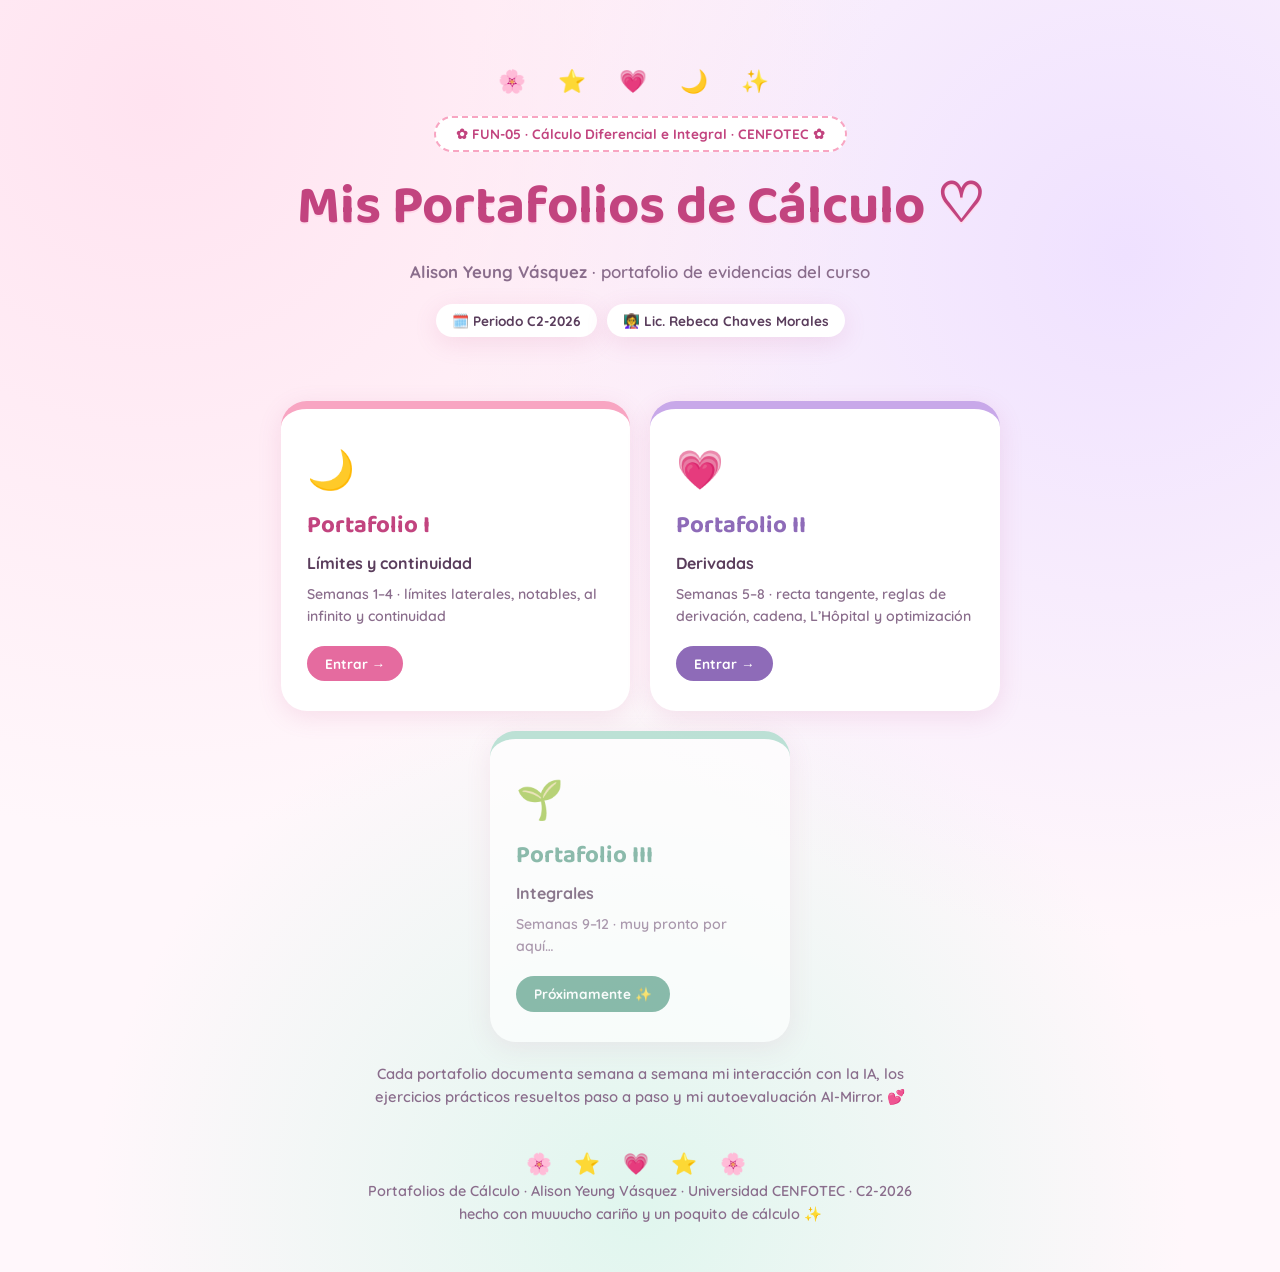
<file: index.html>
<!DOCTYPE html>
<html lang="es">
<head>
<meta charset="UTF-8">
<meta name="viewport" content="width=device-width, initial-scale=1.0">
<title>Mis Portafolios de Cálculo ♡ Alison Yeung</title>
<link rel="preconnect" href="https://fonts.googleapis.com">
<link href="https://fonts.googleapis.com/css2?family=Baloo+2:wght@600;700;800&family=Quicksand:wght@500;600;700&display=swap" rel="stylesheet">
<style>
:root{
  --rosa:#f8a5c2; --rosa-fuerte:#e56b9f; --rosa-oscuro:#c2447f;
  --lila:#c8a8e9; --lila-oscuro:#8e6bb8; --menta:#9fd8c5; --menta-oscuro:#5a9e88;
  --crema:#fff7fb; --tinta:#5a3d5c; --tinta-suave:#8a6d8c;
  --sombra:0 6px 24px rgba(197,86,143,.14);
}
*{box-sizing:border-box;margin:0;padding:0}
body{
  font-family:'Quicksand','Segoe UI',sans-serif;color:var(--tinta);line-height:1.6;
  min-height:100vh;display:flex;flex-direction:column;
  background:
    radial-gradient(circle at 12% 8%, #ffe3f0 0%, transparent 45%),
    radial-gradient(circle at 88% 20%, #efe1ff 0%, transparent 45%),
    radial-gradient(circle at 50% 95%, #e0f6ee 0%, transparent 40%),
    var(--crema);
}
.wrap{max-width:900px;margin:0 auto;padding:0 20px;flex:1}
header{text-align:center;padding:64px 16px 30px}
.sparkles{font-size:1.4rem;letter-spacing:.6em}
.eyebrow{
  display:inline-block;background:#fff;border:2px dashed var(--rosa);color:var(--rosa-oscuro);
  border-radius:999px;padding:5px 20px;font-weight:700;font-size:.85rem;margin:16px 0 12px;
}
h1{font-family:'Baloo 2',sans-serif;font-size:clamp(2.1rem,6.5vw,3.4rem);color:var(--rosa-oscuro);text-shadow:0 2px 0 #ffd9ea}
.sub{color:var(--tinta-suave);font-weight:600;margin-top:8px;font-size:1.05rem}
.datitos{display:flex;flex-wrap:wrap;gap:10px;justify-content:center;margin-top:18px}
.datitos span{background:#fff;border-radius:999px;padding:6px 16px;font-size:.85rem;font-weight:700;box-shadow:var(--sombra)}
.grid{display:grid;grid-template-columns:repeat(auto-fit,minmax(250px,1fr));gap:20px;margin:34px 0 20px}
.porta{
  background:#fff;border-radius:26px;padding:30px 26px;box-shadow:var(--sombra);
  text-decoration:none;color:inherit;display:flex;flex-direction:column;gap:6px;
  border-top:8px solid var(--rosa);transition:transform .18s ease, box-shadow .18s ease;
  position:relative;overflow:hidden;
}
.porta:hover,.porta:focus-visible{transform:translateY(-6px);box-shadow:0 14px 34px rgba(197,86,143,.22);outline:none}
.porta.p2{border-top-color:var(--lila)}
.porta.p3{border-top-color:var(--menta);opacity:.68;cursor:default;grid-column:1/-1;justify-self:center;width:100%;max-width:300px}
.porta .emo{font-size:2.4rem}
.porta h2{font-family:'Baloo 2',sans-serif;font-size:1.5rem;color:var(--rosa-oscuro)}
.porta.p2 h2{color:var(--lila-oscuro)}
.porta.p3 h2{color:var(--menta-oscuro)}
.porta .tema{font-weight:700;font-size:1rem}
.porta .detalle{font-size:.88rem;color:var(--tinta-suave);font-weight:600}
.porta .cta{
  margin-top:12px;align-self:flex-start;background:var(--rosa-fuerte);color:#fff;
  font-weight:800;font-size:.85rem;border-radius:999px;padding:7px 18px;
}
.porta.p2 .cta{background:var(--lila-oscuro)}
.porta.p3 .cta{background:var(--menta-oscuro)}
.nota{text-align:center;color:var(--tinta-suave);font-weight:600;font-size:.92rem;max-width:560px;margin:0 auto}
footer{text-align:center;padding:38px 20px 46px;font-weight:600;color:var(--tinta-suave);font-size:.9rem}
footer .hearts{font-size:1.3rem;letter-spacing:.4em}
@media (prefers-reduced-motion:reduce){*{transition:none!important}}
</style>
</head>
<body>
<div class="wrap">

<header>
  <div class="sparkles">🌸 ⭐ 💗 🌙 ✨</div>
  <div class="eyebrow">✿ FUN-05 · Cálculo Diferencial e Integral · CENFOTEC ✿</div>
  <h1>Mis Portafolios de Cálculo ♡</h1>
  <p class="sub"><strong>Alison Yeung Vásquez</strong> · portafolio de evidencias del curso</p>
  <div class="datitos">
    <span>🗓️ Periodo C2-2026</span>
    <span>👩‍🏫 Lic. Rebeca Chaves Morales</span>
  </div>
</header>

<main class="grid">
  <a class="porta" href="portafolio1/">
    <span class="emo">🌙</span>
    <h2>Portafolio I</h2>
    <span class="tema">Límites y continuidad</span>
    <span class="detalle">Semanas 1–4 · límites laterales, notables, al infinito y continuidad</span>
    <span class="cta">Entrar →</span>
  </a>
  <a class="porta p2" href="portafolio2/">
    <span class="emo">💗</span>
    <h2>Portafolio II</h2>
    <span class="tema">Derivadas</span>
    <span class="detalle">Semanas 5–8 · recta tangente, reglas de derivación, cadena, L’Hôpital y optimización</span>
    <span class="cta">Entrar →</span>
  </a>
  <div class="porta p3" aria-disabled="true">
    <span class="emo">🌱</span>
    <h2>Portafolio III</h2>
    <span class="tema">Integrales</span>
    <span class="detalle">Semanas 9–12 · muy pronto por aquí…</span>
    <span class="cta">Próximamente ✨</span>
  </div>
</main>

<p class="nota">Cada portafolio documenta semana a semana mi interacción con la IA, los ejercicios prácticos resueltos paso a paso y mi autoevaluación AI-Mirror. 💕</p>

</div>
<footer>
  <div class="hearts">🌸 ⭐ 💗 ⭐ 🌸</div>
  Portafolios de Cálculo · Alison Yeung Vásquez · Universidad CENFOTEC · C2-2026<br>
  hecho con muuucho cariño y un poquito de cálculo ✨
</footer>
</body>
</html>
</file>
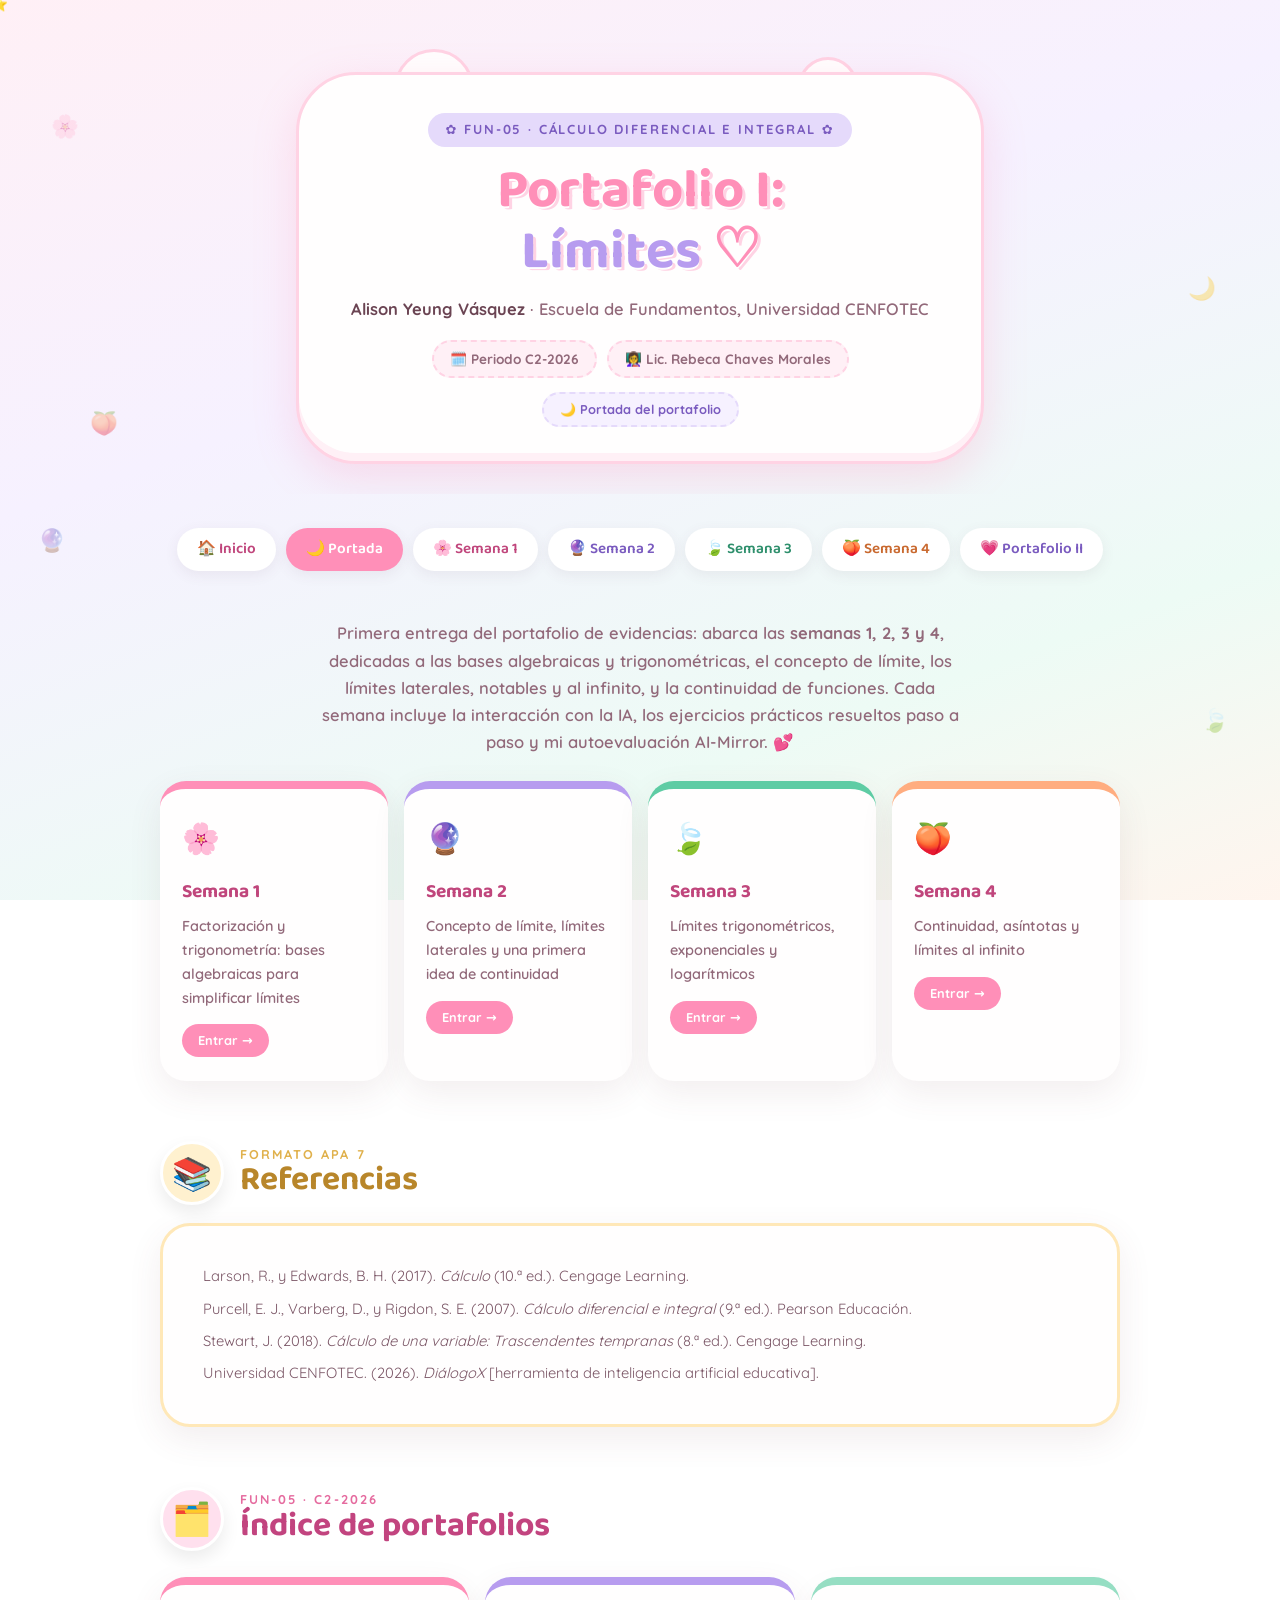
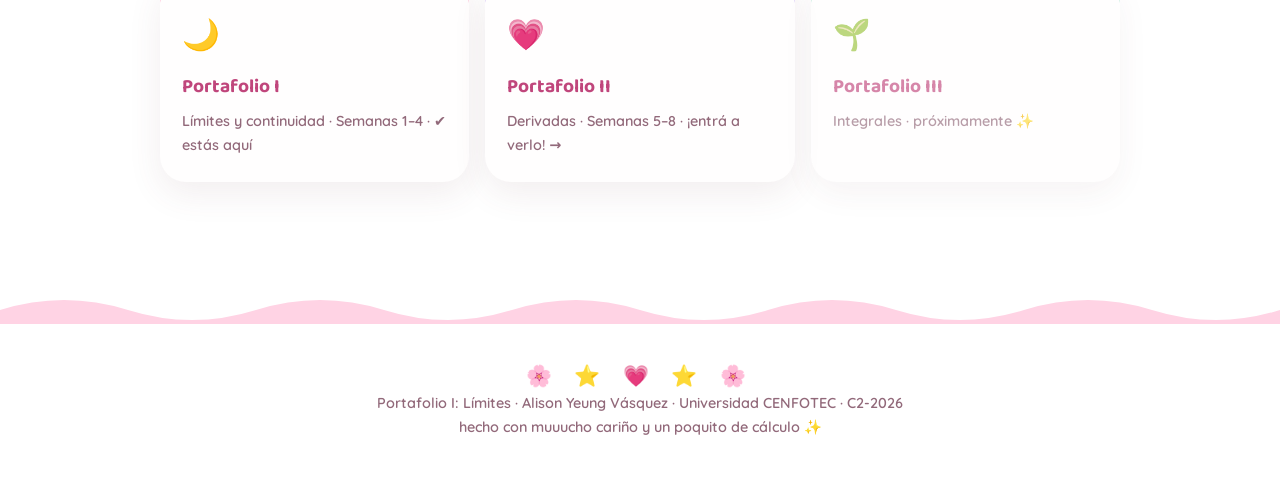
<file: portafolio1/index.html>
<!DOCTYPE html>
<html lang="es">
<head>
<meta charset="UTF-8">
<meta name="viewport" content="width=device-width, initial-scale=1.0">
<title>Portafolio I: Límites ♡ Alison Yeung</title>
<link rel="preconnect" href="https://fonts.googleapis.com">
<link href="https://fonts.googleapis.com/css2?family=Baloo+2:wght@600;700;800&family=Quicksand:wght@500;600;700&display=swap" rel="stylesheet">
<link rel="stylesheet" href="style.css">
</head>
<body>

<div id="progreso" aria-hidden="true"></div>
<button id="subir" aria-label="Volver arriba">🎀</button>

<span class="deco" style="top:12%;left:4%;">🌸</span>
<span class="deco" style="top:30%;right:5%;animation-delay:1.4s;">🌙</span>
<span class="deco" style="top:58%;left:3%;animation-delay:2.6s;">🔮</span>
<span class="deco" style="top:78%;right:4%;animation-delay:.8s;">🍃</span>
<span class="deco" style="top:45%;left:7%;animation-delay:3.4s;">🍑</span>

<header>
  <div class="nube">
    <span class="kicker">✿ FUN-05 · Cálculo Diferencial e Integral ✿</span>
    <h1>Portafolio I:<br><span class="lim">Límites</span> ♡</h1>
    <p class="hero-sub"><b>Alison Yeung Vásquez</b> · Escuela de Fundamentos, Universidad CENFOTEC</p>
    <div class="badges">
      <span class="badge">🗓️ Periodo C2-2026</span>
      <span class="badge">👩‍🏫 Lic. Rebeca Chaves Morales</span>
    </div>
    <span class="sello-portada">🌙 Portada del portafolio</span>
  </div>
</header>

<nav class="migas" aria-label="Navegación del portafolio">
  <a class="n1" href="../">🏠 Inicio</a>
  <a class="n1" href="./" aria-current="page">🌙 Portada</a>
  <a class="n1" href="semana1.html">🌸 Semana 1</a>
  <a class="n2" href="semana2.html">🔮 Semana 2</a>
  <a class="n3" href="semana3.html">🍃 Semana 3</a>
  <a class="n4" href="semana4.html">🍑 Semana 4</a>
  <a class="n2" href="../portafolio2/">💗 Portafolio II</a>
</nav>

<main>

<p style="text-align:center;color:var(--choco-suave);font-weight:600;max-width:640px;margin:0 auto">
Primera entrega del portafolio de evidencias: abarca las <strong>semanas 1, 2, 3 y 4</strong>,
dedicadas a las bases algebraicas y trigonométricas, el concepto de límite, los límites laterales,
notables y al infinito, y la continuidad de funciones. Cada semana incluye la interacción con la IA,
los ejercicios prácticos resueltos paso a paso y mi autoevaluación AI-Mirror. 💕
</p>

<div class="nav-semanas">
  <a class="tarjeta-semana" href="semana1.html">
    <span class="emo">🌸</span>
    <h3>Semana 1</h3>
    <p>Factorización y trigonometría: bases algebraicas para simplificar límites</p>
    <span class="cta">Entrar →</span>
  </a>
  <a class="tarjeta-semana" href="semana2.html">
    <span class="emo">🔮</span>
    <h3>Semana 2</h3>
    <p>Concepto de límite, límites laterales y una primera idea de continuidad</p>
    <span class="cta">Entrar →</span>
  </a>
  <a class="tarjeta-semana" href="semana3.html">
    <span class="emo">🍃</span>
    <h3>Semana 3</h3>
    <p>Límites trigonométricos, exponenciales y logarítmicos</p>
    <span class="cta">Entrar →</span>
  </a>
  <a class="tarjeta-semana" href="semana4.html">
    <span class="emo">🍑</span>
    <h3>Semana 4</h3>
    <p>Continuidad, asíntotas y límites al infinito</p>
    <span class="cta">Entrar →</span>
  </a>
</div>

<section class="semana" id="referencias" style="margin-top:60px">
  <div class="semana-head">
    <div class="mascota" style="background:#FFF1CF;">📚</div>
    <h2 style="color:#B8862A;"><span class="wk" style="color:#E0B14C;">Formato APA 7</span>Referencias</h2>
  </div>
  <div class="card" style="border-color:#FFE8B8">
    <p class="ref">Larson, R., y Edwards, B. H. (2017). <i>Cálculo</i> (10.ª ed.). Cengage Learning.</p>
    <p class="ref">Purcell, E. J., Varberg, D., y Rigdon, S. E. (2007). <i>Cálculo diferencial e integral</i> (9.ª ed.). Pearson Educación.</p>
    <p class="ref">Stewart, J. (2018). <i>Cálculo de una variable: Trascendentes tempranas</i> (8.ª ed.). Cengage Learning.</p>
    <p class="ref">Universidad CENFOTEC. (2026). <i>DiálogoX</i> [herramienta de inteligencia artificial educativa].</p>
  </div>
</section>

<section class="semana" id="portafolios" style="margin-top:60px">
  <div class="semana-head">
    <div class="mascota" style="background:#FFE0EE;">🗂️</div>
    <h2 style="color:#C2447F;"><span class="wk" style="color:#E56B9F;">FUN-05 · C2-2026</span>Índice de portafolios</h2>
  </div>
  <div class="nav-semanas">
    <a class="tarjeta-semana" href="./" aria-current="page">
      <span class="emo">🌙</span>
      <h3>Portafolio I</h3>
      <p>Límites y continuidad · Semanas 1–4 · ✔ estás aquí</p>
    </a>
    <a class="tarjeta-semana" href="../portafolio2/">
      <span class="emo">💗</span>
      <h3>Portafolio II</h3>
      <p>Derivadas · Semanas 5–8 · ¡entrá a verlo! →</p>
    </a>
    <div class="tarjeta-semana deshabilitada">
      <span class="emo">🌱</span>
      <h3>Portafolio III</h3>
      <p>Integrales · próximamente ✨</p>
    </div>
  </div>
</section>

</main>

<svg class="wave" viewBox="0 0 1200 34" preserveAspectRatio="none" aria-hidden="true"><path d="M0 20 Q 60 0 120 20 T 240 20 T 360 20 T 480 20 T 600 20 T 720 20 T 840 20 T 960 20 T 1080 20 T 1200 20 V34 H0 Z" fill="#FFD3E4"/></svg>
<footer>
  <div class="hearts">🌸 ⭐ 💗 ⭐ 🌸</div>
  Portafolio I: Límites · Alison Yeung Vásquez · Universidad CENFOTEC · C2-2026<br>
  hecho con muuucho cariño y un poquito de cálculo ✨
</footer>

<script>
const barra = document.getElementById('progreso');
const btnSubir = document.getElementById('subir');
function onScroll(){
  const h = document.documentElement;
  const p = h.scrollTop / (h.scrollHeight - h.clientHeight) * 100;
  barra.style.width = p + '%';
  btnSubir.classList.toggle('visible', h.scrollTop > 500);
}
window.addEventListener('scroll', onScroll, {passive:true}); onScroll();
btnSubir.addEventListener('click', ()=>window.scrollTo({top:0, behavior:'smooth'}));

const animOK = !window.matchMedia('(prefers-reduced-motion: reduce)').matches;
if(animOK && 'IntersectionObserver' in window){
  document.querySelectorAll('.tarjeta-semana, .semana-head, .card').forEach(el=>el.classList.add('reveal'));
  const io = new IntersectionObserver(es=>{
    es.forEach(e=>{ if(e.isIntersecting){ e.target.classList.add('in'); io.unobserve(e.target); } });
  }, {threshold:0.08});
  document.querySelectorAll('.reveal').forEach(el=>io.observe(el));
}
</script>
</body>
</html>
</file>
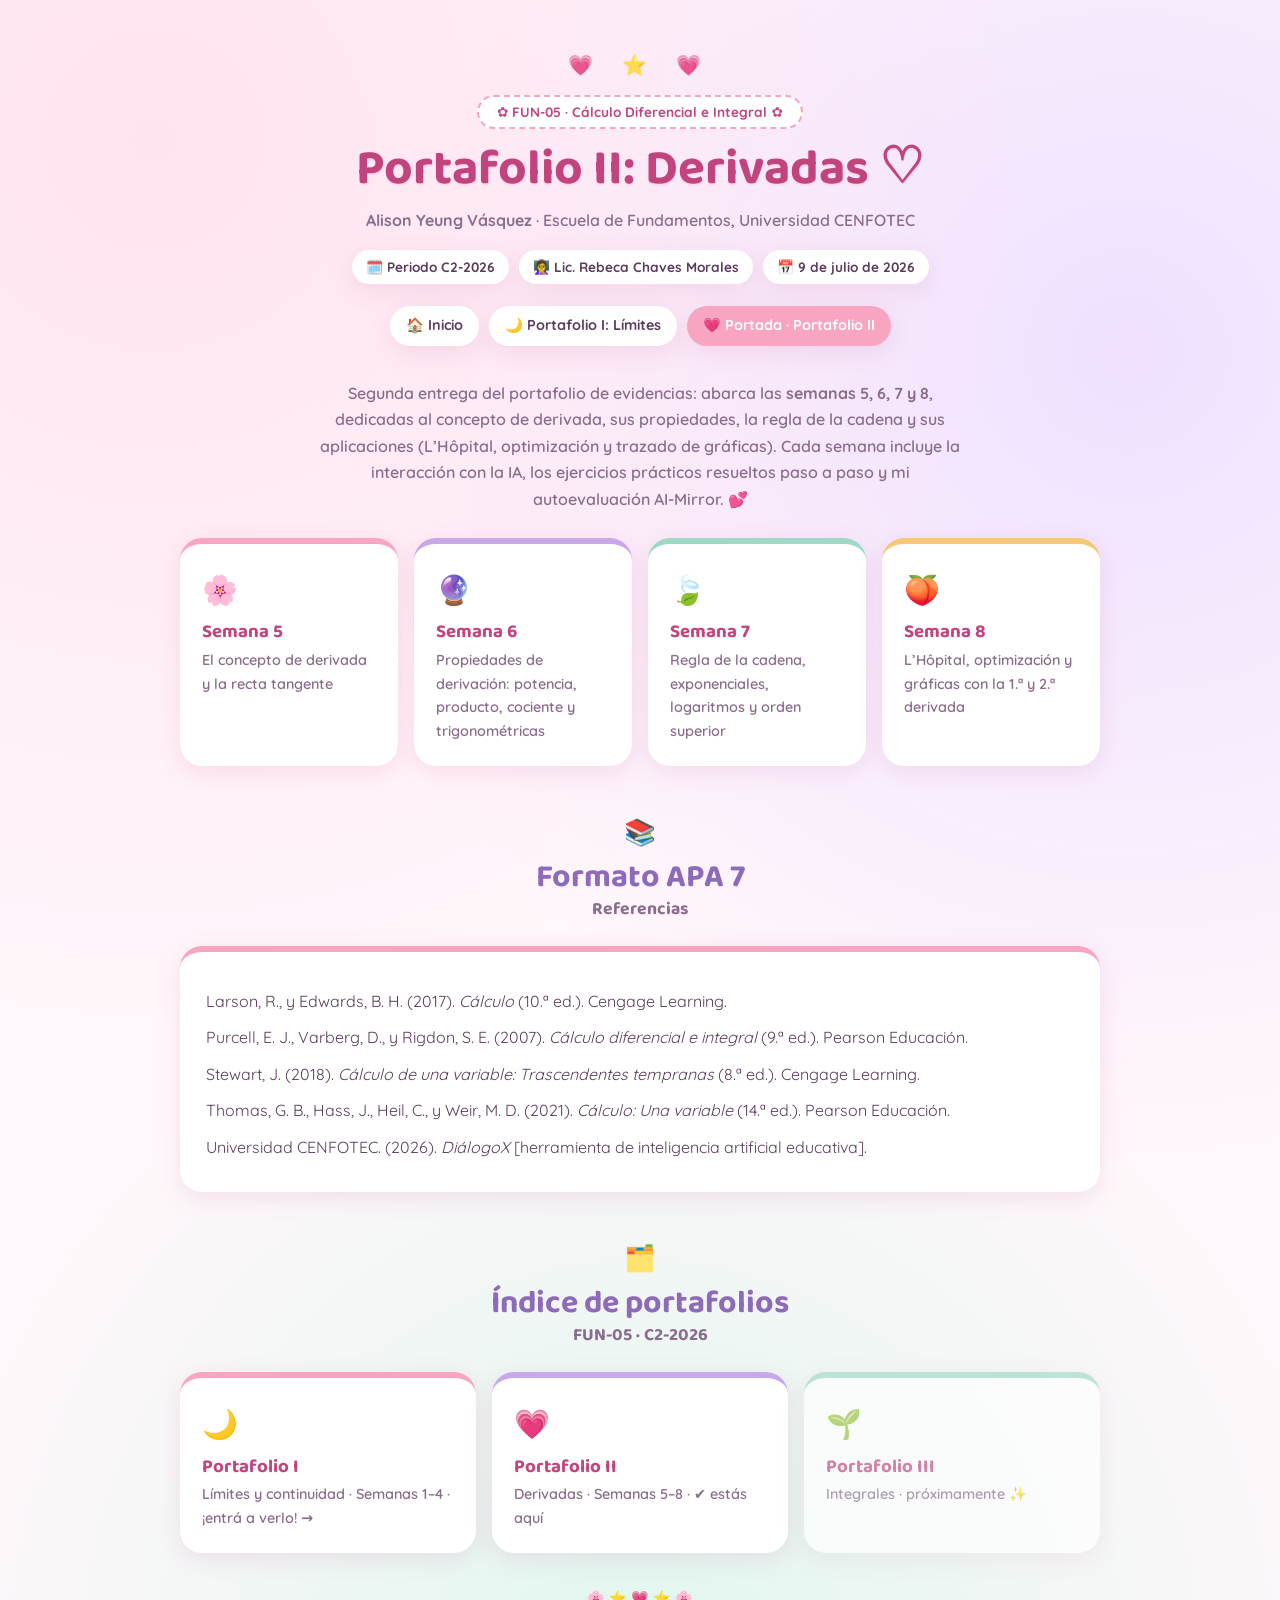
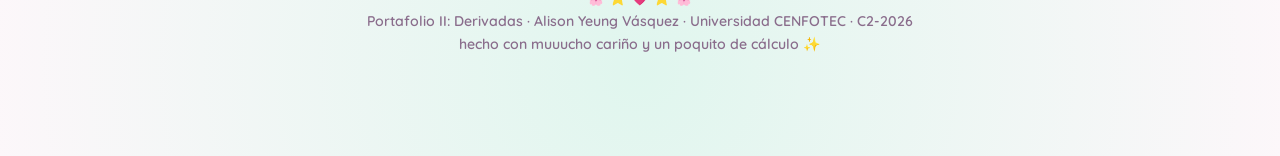
<file: portafolio2/index.html>
<!DOCTYPE html>
<html lang="es">
<head>
<meta charset="UTF-8">
<meta name="viewport" content="width=device-width, initial-scale=1.0">
<title>Portafolio II: Derivadas ♡ Alison Yeung</title>
<link rel="preconnect" href="https://fonts.googleapis.com">
<link href="https://fonts.googleapis.com/css2?family=Baloo+2:wght@600;700;800&family=Quicksand:wght@500;600;700&display=swap" rel="stylesheet">
<link rel="stylesheet" href="style.css">
</head>
<body>
<div class="wrap">

<header class="hero">
  <div class="sparkles">💗 ⭐ 💗</div>
  <div class="eyebrow">✿ FUN-05 · Cálculo Diferencial e Integral ✿</div>
  <h1 class="titulo">Portafolio II: Derivadas ♡</h1>
  <p class="subtitulo"><strong>Alison Yeung Vásquez</strong> · Escuela de Fundamentos, Universidad CENFOTEC</p>
  <div class="datitos">
    <span>🗓️ Periodo C2-2026</span>
    <span>👩‍🏫 Lic. Rebeca Chaves Morales</span>
    <span>📅 9 de julio de 2026</span>
  </div>
  <nav class="migas">
    <a href="../">🏠 Inicio</a>
    <a href="../portafolio1/">🌙 Portafolio I: Límites</a>
    <a href="index.html" aria-current="page">💗 Portada · Portafolio II</a>
  </nav>
</header>

<p style="text-align:center;color:var(--tinta-suave);font-weight:600;max-width:640px;margin:0 auto">
Segunda entrega del portafolio de evidencias: abarca las <strong>semanas 5, 6, 7 y 8</strong>,
dedicadas al concepto de derivada, sus propiedades, la regla de la cadena y sus aplicaciones
(L’Hôpital, optimización y trazado de gráficas). Cada semana incluye la interacción con la IA,
los ejercicios prácticos resueltos paso a paso y mi autoevaluación AI-Mirror. 💕
</p>

<div class="nav-semanas">
  <a class="tarjeta-semana" href="semana5.html">
    <span class="emo">🌸</span>
    <h3>Semana 5</h3>
    <p>El concepto de derivada y la recta tangente</p>
  </a>
  <a class="tarjeta-semana" href="semana6.html">
    <span class="emo">🔮</span>
    <h3>Semana 6</h3>
    <p>Propiedades de derivación: potencia, producto, cociente y trigonométricas</p>
  </a>
  <a class="tarjeta-semana" href="semana7.html">
    <span class="emo">🍃</span>
    <h3>Semana 7</h3>
    <p>Regla de la cadena, exponenciales, logaritmos y orden superior</p>
  </a>
  <a class="tarjeta-semana" href="semana8.html">
    <span class="emo">🍑</span>
    <h3>Semana 8</h3>
    <p>L’Hôpital, optimización y gráficas con la 1.ª y 2.ª derivada</p>
  </a>
</div>

<div class="divisor">📚</div>
<h2 class="bloque-titulo">Formato APA 7 <small style="display:block;font-size:.55em;color:var(--tinta-suave)">Referencias</small></h2>
<div class="actividad referencias" id="referencias">
  <p>Larson, R., y Edwards, B. H. (2017). <em>Cálculo</em> (10.ª ed.). Cengage Learning.</p>
  <p>Purcell, E. J., Varberg, D., y Rigdon, S. E. (2007). <em>Cálculo diferencial e integral</em> (9.ª ed.). Pearson Educación.</p>
  <p>Stewart, J. (2018). <em>Cálculo de una variable: Trascendentes tempranas</em> (8.ª ed.). Cengage Learning.</p>
  <p>Thomas, G. B., Hass, J., Heil, C., y Weir, M. D. (2021). <em>Cálculo: Una variable</em> (14.ª ed.). Pearson Educación.</p>
  <p>Universidad CENFOTEC. (2026). <em>DiálogoX</em> [herramienta de inteligencia artificial educativa].</p>
</div>

<div class="divisor">🗂️</div>
<h2 class="bloque-titulo">Índice de portafolios <small style="display:block;font-size:.55em;color:var(--tinta-suave)">FUN-05 · C2-2026</small></h2>
<div class="nav-semanas">
  <a class="tarjeta-semana" href="../portafolio1/">
    <span class="emo">🌙</span>
    <h3>Portafolio I</h3>
    <p>Límites y continuidad · Semanas 1–4 · ¡entrá a verlo! →</p>
  </a>
  <a class="tarjeta-semana" href="./" aria-current="page">
    <span class="emo">💗</span>
    <h3>Portafolio II</h3>
    <p>Derivadas · Semanas 5–8 · ✔ estás aquí</p>
  </a>
  <div class="tarjeta-semana" style="opacity:.65;cursor:default">
    <span class="emo">🌱</span>
    <h3>Portafolio III</h3>
    <p>Integrales · próximamente ✨</p>
  </div>
</div>

<footer>
  🌸 ⭐ 💗 ⭐ 🌸<br>
  Portafolio II: Derivadas · Alison Yeung Vásquez · Universidad CENFOTEC · C2-2026<br>
  hecho con muuucho cariño y un poquito de cálculo ✨
</footer>

</div>
</body>
</html>
</file>
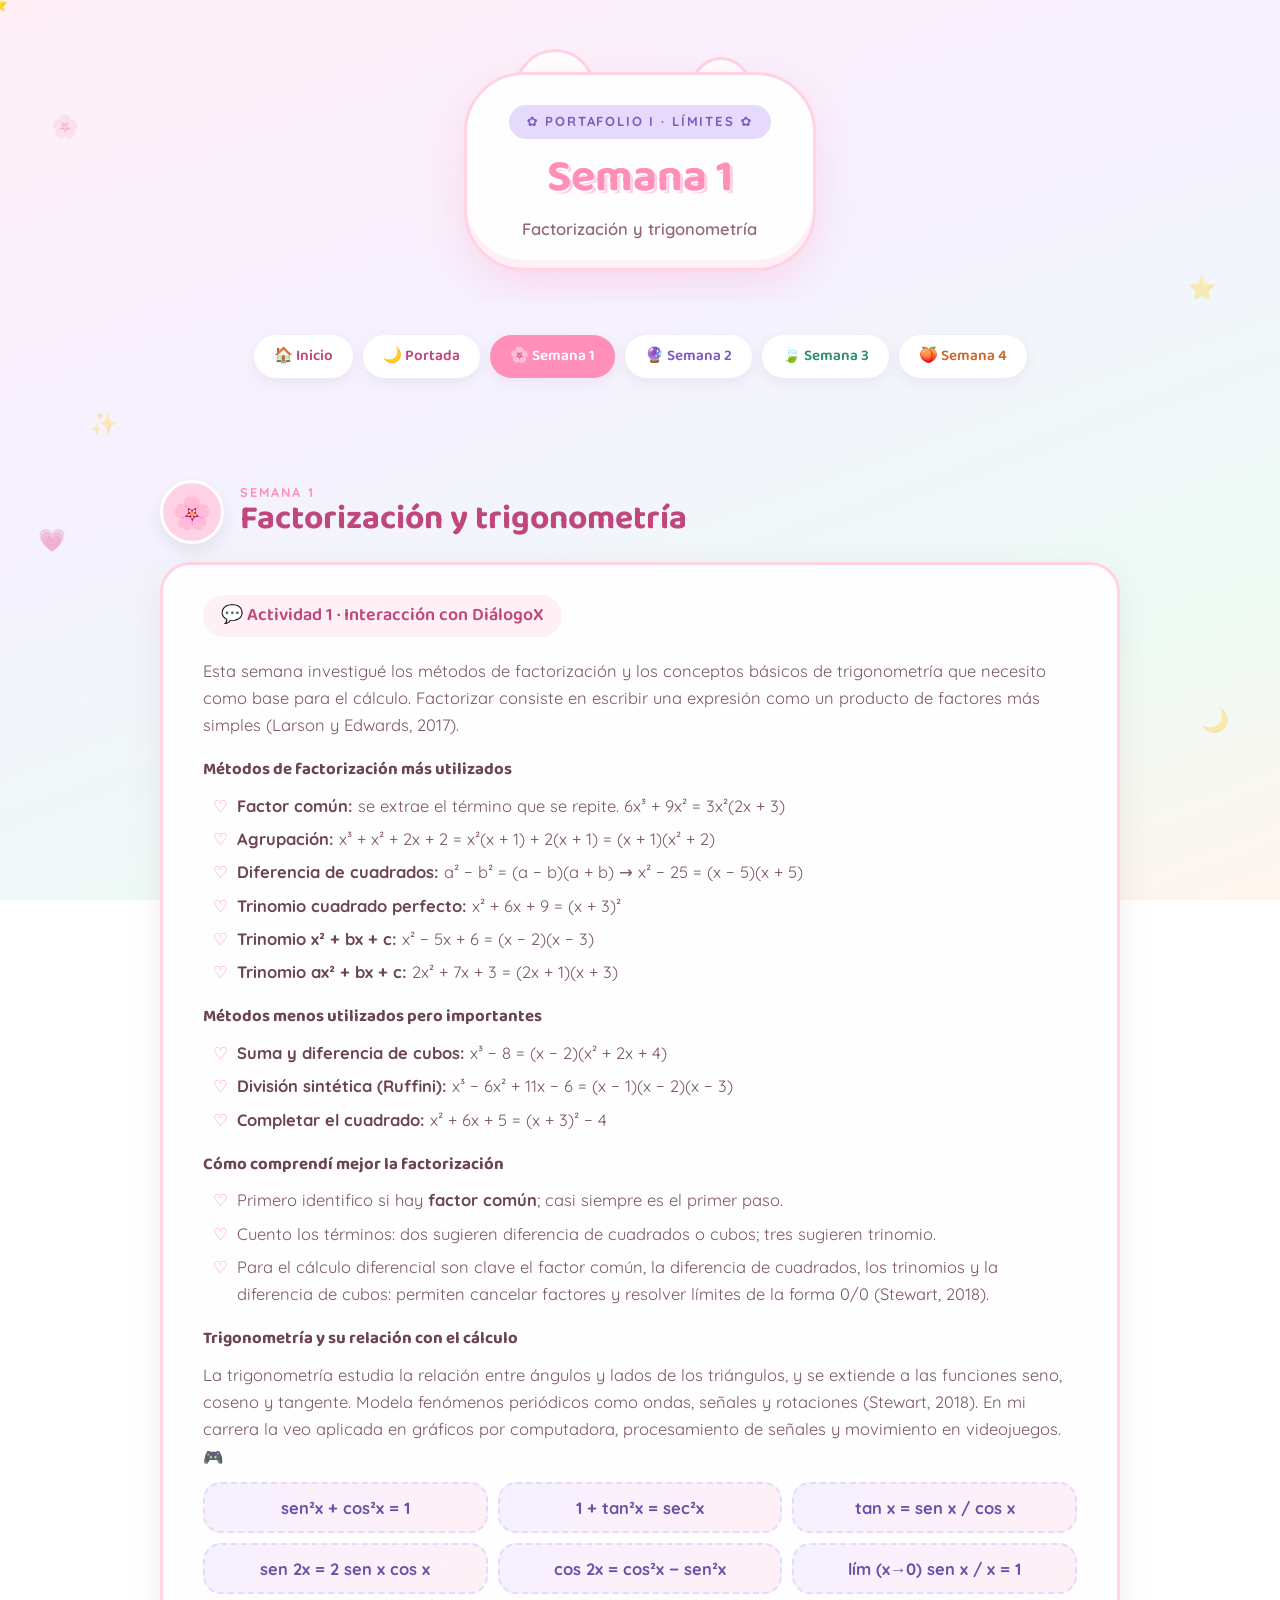
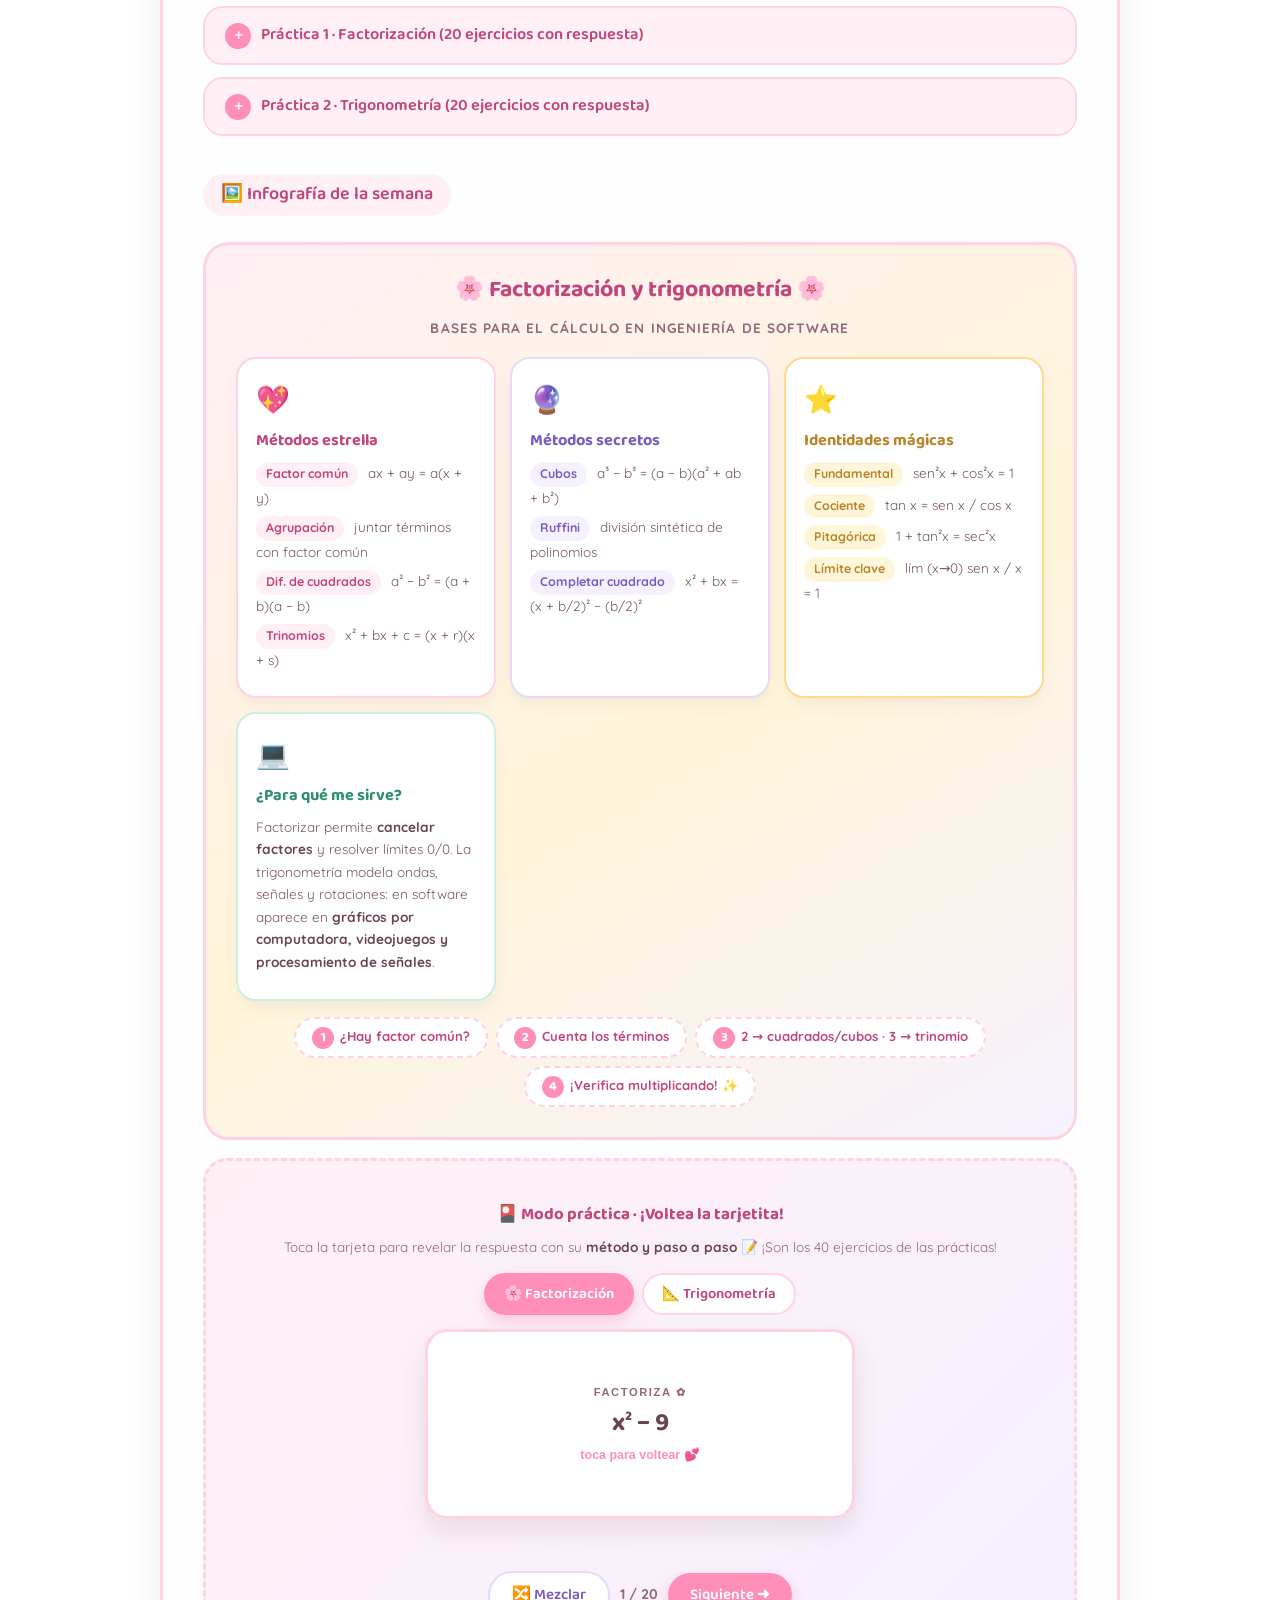
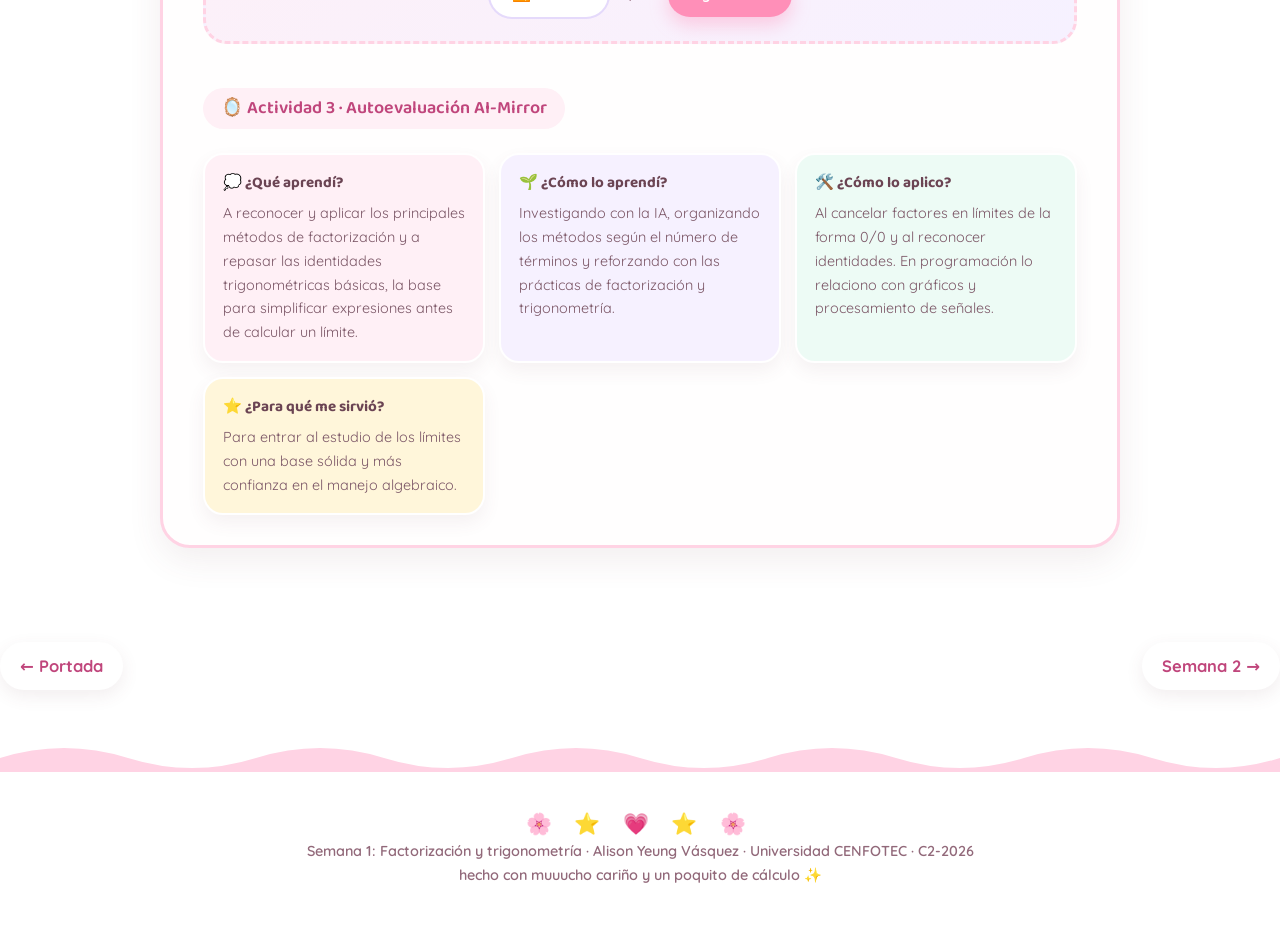
<file: portafolio1/semana1.html>
<!DOCTYPE html>
<html lang="es">
<head>
<meta charset="UTF-8">
<meta name="viewport" content="width=device-width, initial-scale=1.0">
<title>Semana 1 · Factorización y trigonometría ♡ Portafolio I</title>
<link rel="preconnect" href="https://fonts.googleapis.com">
<link href="https://fonts.googleapis.com/css2?family=Baloo+2:wght@600;700;800&family=Quicksand:wght@500;600;700&display=swap" rel="stylesheet">
<link rel="stylesheet" href="style.css">
</head>
<body>

<div id="progreso" aria-hidden="true"></div>
<button id="subir" aria-label="Volver arriba">🎀</button>

<span class="deco" style="top:12%;left:4%;">🌸</span>
<span class="deco" style="top:30%;right:5%;animation-delay:1.4s;">⭐</span>
<span class="deco" style="top:58%;left:3%;animation-delay:2.6s;">💗</span>
<span class="deco" style="top:78%;right:4%;animation-delay:.8s;">🌙</span>
<span class="deco" style="top:45%;left:7%;animation-delay:3.4s;">✨</span>

<header>
  <div class="nube" style="padding:30px 42px 26px;max-width:560px">
    <span class="kicker">✿ Portafolio I · Límites ✿</span>
    <h1 style="font-size:clamp(1.9rem,4.8vw,2.8rem)">Semana 1</h1>
    <p class="hero-sub">Factorización y trigonometría</p>
  </div>
</header>

<nav class="migas" aria-label="Semanas del portafolio">
  <a class="n1" href="../">🏠 Inicio</a>
  <a class="n1" href="index.html">🌙 Portada</a>
  <a class="n1" href="semana1.html" aria-current="page">🌸 Semana 1</a>
  <a class="n2" href="semana2.html">🔮 Semana 2</a>
  <a class="n3" href="semana3.html">🍃 Semana 3</a>
  <a class="n4" href="semana4.html">🍑 Semana 4</a>
</nav>

<main>

<section class="semana s1" id="semana1">
  <div class="semana-head">
    <div class="mascota">🌸</div>
    <h2><span class="wk">Semana 1</span>Factorización y trigonometría</h2>
  </div>
  <div class="card">

    <span class="tag">💬 Actividad 1 · Interacción con DiálogoX</span>
    <p>Esta semana investigué los métodos de factorización y los conceptos básicos de trigonometría que necesito como base para el cálculo. Factorizar consiste en escribir una expresión como un producto de factores más simples (Larson y Edwards, 2017).</p>

    <h4>Métodos de factorización más utilizados</h4>
    <ul>
      <li><b>Factor común:</b> se extrae el término que se repite. 6x³ + 9x² = 3x²(2x + 3)</li>
      <li><b>Agrupación:</b> x³ + x² + 2x + 2 = x²(x + 1) + 2(x + 1) = (x + 1)(x² + 2)</li>
      <li><b>Diferencia de cuadrados:</b> a² − b² = (a − b)(a + b) → x² − 25 = (x − 5)(x + 5)</li>
      <li><b>Trinomio cuadrado perfecto:</b> x² + 6x + 9 = (x + 3)²</li>
      <li><b>Trinomio x² + bx + c:</b> x² − 5x + 6 = (x − 2)(x − 3)</li>
      <li><b>Trinomio ax² + bx + c:</b> 2x² + 7x + 3 = (2x + 1)(x + 3)</li>
    </ul>

    <h4>Métodos menos utilizados pero importantes</h4>
    <ul>
      <li><b>Suma y diferencia de cubos:</b> x³ − 8 = (x − 2)(x² + 2x + 4)</li>
      <li><b>División sintética (Ruffini):</b> x³ − 6x² + 11x − 6 = (x − 1)(x − 2)(x − 3)</li>
      <li><b>Completar el cuadrado:</b> x² + 6x + 5 = (x + 3)² − 4</li>
    </ul>

    <h4>Cómo comprendí mejor la factorización</h4>
    <ul>
      <li>Primero identifico si hay <b>factor común</b>; casi siempre es el primer paso.</li>
      <li>Cuento los términos: dos sugieren diferencia de cuadrados o cubos; tres sugieren trinomio.</li>
      <li>Para el cálculo diferencial son clave el factor común, la diferencia de cuadrados, los trinomios y la diferencia de cubos: permiten cancelar factores y resolver límites de la forma 0/0 (Stewart, 2018).</li>
    </ul>

    <h4>Trigonometría y su relación con el cálculo</h4>
    <p>La trigonometría estudia la relación entre ángulos y lados de los triángulos, y se extiende a las funciones seno, coseno y tangente. Modela fenómenos periódicos como ondas, señales y rotaciones (Stewart, 2018). En mi carrera la veo aplicada en gráficos por computadora, procesamiento de señales y movimiento en videojuegos. 🎮</p>
    <div class="mini-formulas">
      <span class="formula">sen²x + cos²x = 1</span>
      <span class="formula">1 + tan²x = sec²x</span>
      <span class="formula">tan x = sen x / cos x</span>
      <span class="formula">sen 2x = 2 sen x cos x</span>
      <span class="formula">cos 2x = cos²x − sen²x</span>
      <span class="formula">lím (x→0) sen x / x = 1</span>
    </div>

    <details>
      <summary><span class="puff">＋</span>Práctica 1 · Factorización (20 ejercicios con respuesta)</summary>
      <div class="det-body practica">
        <span>x² − 9 → <b>(x − 3)(x + 3)</b></span>
        <span>x² + 6x + 9 → <b>(x + 3)²</b></span>
        <span>x² − 5x + 6 → <b>(x − 2)(x − 3)</b></span>
        <span>2x² + 7x + 3 → <b>(2x + 1)(x + 3)</b></span>
        <span>x³ − 8 → <b>(x − 2)(x² + 2x + 4)</b></span>
        <span>x³ + 27 → <b>(x + 3)(x² − 3x + 9)</b></span>
        <span>4x² − 25 → <b>(2x − 5)(2x + 5)</b></span>
        <span>x² − 7x + 12 → <b>(x − 3)(x − 4)</b></span>
        <span>6x² − x − 2 → <b>(3x − 2)(2x + 1)</b></span>
        <span>x² + 2x − 15 → <b>(x + 5)(x − 3)</b></span>
        <span>9x² − 12x + 4 → <b>(3x − 2)²</b></span>
        <span>x⁴ − 16 → <b>(x − 2)(x + 2)(x² + 4)</b></span>
        <span>3x³ − 6x² → <b>3x²(x − 2)</b></span>
        <span>x² − 1 → <b>(x − 1)(x + 1)</b></span>
        <span>8x³ + 1 → <b>(2x + 1)(4x² − 2x + 1)</b></span>
        <span>x² + 10x + 25 → <b>(x + 5)²</b></span>
        <span>5x² − 20 → <b>5(x − 2)(x + 2)</b></span>
        <span>x² − x − 12 → <b>(x − 4)(x + 3)</b></span>
        <span>2x³ + 16 → <b>2(x + 2)(x² − 2x + 4)</b></span>
        <span>x² + 4x → <b>x(x + 4)</b></span>
      </div>
    </details>

    <details>
      <summary><span class="puff">＋</span>Práctica 2 · Trigonometría (20 ejercicios con respuesta)</summary>
      <div class="det-body practica">
        <span>sen²θ + cos²θ → <b>1</b></span>
        <span>1 − cos²x → <b>sen²x</b></span>
        <span>tan x → <b>sen x / cos x</b></span>
        <span>sen 2x → <b>2 sen x cos x</b></span>
        <span>cos 2x → <b>cos²x − sen²x</b></span>
        <span>sen(π/6) → <b>1/2</b></span>
        <span>cos(π/3) → <b>1/2</b></span>
        <span>tan(π/4) → <b>1</b></span>
        <span>1 + tan²x → <b>sec²x</b></span>
        <span>1 + cot²x → <b>csc²x</b></span>
        <span>sen(π/2) → <b>1</b></span>
        <span>cos(0) → <b>1</b></span>
        <span>sen x · csc x → <b>1</b></span>
        <span>cos(π) → <b>−1</b></span>
        <span>sen(0) → <b>0</b></span>
        <span>sec x → <b>1/cos x</b></span>
        <span>csc x → <b>1/sen x</b></span>
        <span>cot x → <b>cos x / sen x</b></span>
        <span>sen(π/4) → <b>√2 / 2</b></span>
        <span>cos(π/6) → <b>√3 / 2</b></span>
      </div>
    </details>

    <span class="tag">🖼️ Infografía de la semana</span>
    <div class="infokawaii rosa">
      <h3>🌸 Factorización y trigonometría 🌸</h3>
      <p class="sub">Bases para el cálculo en ingeniería de software</p>
      <div class="bloques">
        <div class="bloque b-rosa">
          <span class="emoji">💖</span>
          <h4>Métodos estrella</h4>
          <ul class="metodo-lista">
            <li><span class="nombre">Factor común</span> ax + ay = a(x + y)</li>
            <li><span class="nombre">Agrupación</span> juntar términos con factor común</li>
            <li><span class="nombre">Dif. de cuadrados</span> a² − b² = (a + b)(a − b)</li>
            <li><span class="nombre">Trinomios</span> x² + bx + c = (x + r)(x + s)</li>
          </ul>
        </div>
        <div class="bloque b-lila">
          <span class="emoji">🔮</span>
          <h4>Métodos secretos</h4>
          <ul class="metodo-lista">
            <li><span class="nombre">Cubos</span> a³ − b³ = (a − b)(a² + ab + b²)</li>
            <li><span class="nombre">Ruffini</span> división sintética de polinomios</li>
            <li><span class="nombre">Completar cuadrado</span> x² + bx = (x + b/2)² − (b/2)²</li>
          </ul>
        </div>
        <div class="bloque b-amar">
          <span class="emoji">⭐</span>
          <h4>Identidades mágicas</h4>
          <ul class="metodo-lista">
            <li><span class="nombre">Fundamental</span> sen²x + cos²x = 1</li>
            <li><span class="nombre">Cociente</span> tan x = sen x / cos x</li>
            <li><span class="nombre">Pitagórica</span> 1 + tan²x = sec²x</li>
            <li><span class="nombre">Límite clave</span> lím (x→0) sen x / x = 1</li>
          </ul>
        </div>
        <div class="bloque b-menta" style="border-color:var(--menta-claro);">
          <span class="emoji">💻</span>
          <h4 style="color:#2E8F6C;">¿Para qué me sirve?</h4>
          <p>Factorizar permite <b>cancelar factores</b> y resolver límites 0/0. La trigonometría modela ondas, señales y rotaciones: en software aparece en <b>gráficos por computadora, videojuegos y procesamiento de señales</b>.</p>
        </div>
      </div>
      <div class="pasitos">
        <span class="pasito"><span class="num">1</span>¿Hay factor común?</span>
        <span class="pasito"><span class="num">2</span>Cuenta los términos</span>
        <span class="pasito"><span class="num">3</span>2 → cuadrados/cubos · 3 → trinomio</span>
        <span class="pasito"><span class="num">4</span>¡Verifica multiplicando! ✨</span>
      </div>
    </div>

    <div class="practicard" id="flashcards">
      <h4>🎴 Modo práctica · ¡Voltea la tarjetita!</h4>
      <p class="hint">Toca la tarjeta para revelar la respuesta con su <b>método y paso a paso</b> 📝 ¡Son los 40 ejercicios de las prácticas!</p>
      <div class="fc-tabs" role="tablist">
        <button class="fc-tab activa" id="tab-fact" type="button">🌸 Factorización</button>
        <button class="fc-tab" id="tab-trig" type="button">📐 Trigonometría</button>
      </div>
      <div class="fc-escena">
        <button class="fc-carta" id="fc-carta" type="button" aria-label="Voltear tarjeta">
          <span class="fc-cara fc-frente">
            <span class="fc-etq">Factoriza ✿</span>
            <span class="fc-texto" id="fc-pregunta">x² − 9</span>
            <span class="fc-tap">toca para voltear 💕</span>
          </span>
          <span class="fc-cara fc-dorso">
            <span class="fc-etq">Respuesta ✓</span>
            <span class="fc-texto" id="fc-respuesta">(x − 3)(x + 3)</span>
            <span class="fc-tap">mira el paso a paso 👇</span>
          </span>
        </button>
      </div>
      <div class="fc-pasos" id="fc-pasos" aria-live="polite">
        <span class="metodo" id="fc-metodo">Diferencia de cuadrados</span>
        <ol id="fc-lista"></ol>
      </div>
      <div class="fc-controles">
        <button class="fc-btn secundario" id="fc-mezclar" type="button">🔀 Mezclar</button>
        <span class="fc-progreso" id="fc-progreso">1 / 20</span>
        <button class="fc-btn principal" id="fc-siguiente" type="button">Siguiente ➜</button>
      </div>
    </div>

    <span class="tag">🪞 Actividad 3 · Autoevaluación AI-Mirror</span>
    <div class="mirror">
      <article class="m1"><h4>💭 ¿Qué aprendí?</h4><p>A reconocer y aplicar los principales métodos de factorización y a repasar las identidades trigonométricas básicas, la base para simplificar expresiones antes de calcular un límite.</p></article>
      <article class="m2"><h4>🌱 ¿Cómo lo aprendí?</h4><p>Investigando con la IA, organizando los métodos según el número de términos y reforzando con las prácticas de factorización y trigonometría.</p></article>
      <article class="m3"><h4>🛠️ ¿Cómo lo aplico?</h4><p>Al cancelar factores en límites de la forma 0/0 y al reconocer identidades. En programación lo relaciono con gráficos y procesamiento de señales.</p></article>
      <article class="m4"><h4>⭐ ¿Para qué me sirvió?</h4><p>Para entrar al estudio de los límites con una base sólida y más confianza en el manejo algebraico.</p></article>
    </div>
  </div>
</section>

</main>

<div class="pager">
  <a href="index.html">← Portada</a>
  <a href="semana2.html">Semana 2 →</a>
</div>

<svg class="wave" viewBox="0 0 1200 34" preserveAspectRatio="none" aria-hidden="true"><path d="M0 20 Q 60 0 120 20 T 240 20 T 360 20 T 480 20 T 600 20 T 720 20 T 840 20 T 960 20 T 1080 20 T 1200 20 V34 H0 Z" fill="#FFD3E4"/></svg>
<footer>
  <div class="hearts">🌸 ⭐ 💗 ⭐ 🌸</div>
  Semana 1: Factorización y trigonometría · Alison Yeung Vásquez · Universidad CENFOTEC · C2-2026<br>
  hecho con muuucho cariño y un poquito de cálculo ✨
</footer>

<script>
/* ════════ flashcards de práctica (semana 1) ════════ */
/* cada carta: [pregunta, respuesta, método, [pasos]] */
const FC_DATA = {
  fact: { etq:'Factoriza ✿', cartas:[
    ['x² − 9','(x − 3)(x + 3)','Diferencia de cuadrados',['Identifico a² − b²: a = x, b = 3 (porque 9 = 3²)','Aplico la fórmula a² − b² = (a − b)(a + b)','Resultado: (x − 3)(x + 3)']],
    ['x² + 6x + 9','(x + 3)²','Trinomio cuadrado perfecto',['Verifico: x² es cuadrado y 9 = 3²','Compruebo el término central: 2 · x · 3 = 6x ✓','Aplico a² + 2ab + b² = (a + b)² → (x + 3)²']],
    ['x² − 5x + 6','(x − 2)(x − 3)','Trinomio x² + bx + c',['Busco dos números: producto 6 y suma −5','Encuentro −2 y −3: (−2)(−3) = 6 y −2 − 3 = −5','Escribo los factores: (x − 2)(x − 3)']],
    ['2x² + 7x + 3','(2x + 1)(x + 3)','Trinomio ax² + bx + c',['Calculo a·c = 2 · 3 = 6','Busco dos números: producto 6 y suma 7 → 6 y 1','Reescribo: 2x² + 6x + x + 3 y agrupo: 2x(x + 3) + 1(x + 3)','Factor común (x + 3): (2x + 1)(x + 3)']],
    ['x³ − 8','(x − 2)(x² + 2x + 4)','Diferencia de cubos',['Identifico a³ − b³: a = x, b = 2 (porque 8 = 2³)','Aplico a³ − b³ = (a − b)(a² + ab + b²)','Resultado: (x − 2)(x² + 2x + 4)']],
    ['x³ + 27','(x + 3)(x² − 3x + 9)','Suma de cubos',['Identifico a³ + b³: a = x, b = 3 (porque 27 = 3³)','Aplico a³ + b³ = (a + b)(a² − ab + b²)','Resultado: (x + 3)(x² − 3x + 9)']],
    ['4x² − 25','(2x − 5)(2x + 5)','Diferencia de cuadrados',['Identifico a² − b²: a = 2x (4x² = (2x)²), b = 5','Aplico (a − b)(a + b)','Resultado: (2x − 5)(2x + 5)']],
    ['x² − 7x + 12','(x − 3)(x − 4)','Trinomio x² + bx + c',['Busco dos números: producto 12 y suma −7','Encuentro −3 y −4: (−3)(−4) = 12 y −3 − 4 = −7','Escribo los factores: (x − 3)(x − 4)']],
    ['6x² − x − 2','(3x − 2)(2x + 1)','Trinomio ax² + bx + c',['Calculo a·c = 6 · (−2) = −12','Busco producto −12 y suma −1 → −4 y 3','Reescribo: 6x² − 4x + 3x − 2 y agrupo: 2x(3x − 2) + 1(3x − 2)','Factor común (3x − 2): (3x − 2)(2x + 1)']],
    ['x² + 2x − 15','(x + 5)(x − 3)','Trinomio x² + bx + c',['Busco dos números: producto −15 y suma 2','Encuentro 5 y −3: 5 · (−3) = −15 y 5 − 3 = 2','Escribo los factores: (x + 5)(x − 3)']],
    ['9x² − 12x + 4','(3x − 2)²','Trinomio cuadrado perfecto',['Verifico: 9x² = (3x)² y 4 = 2²','Compruebo el central: 2 · 3x · 2 = 12x ✓ (con signo −)','Aplico a² − 2ab + b² = (a − b)² → (3x − 2)²']],
    ['x⁴ − 16','(x − 2)(x + 2)(x² + 4)','Diferencia de cuadrados (doble)',['Primero: x⁴ − 16 = (x² − 4)(x² + 4)','x² − 4 también es diferencia de cuadrados: (x − 2)(x + 2)','x² + 4 ya no se factoriza en los reales','Resultado: (x − 2)(x + 2)(x² + 4)']],
    ['3x³ − 6x²','3x²(x − 2)','Factor común',['Identifico lo que se repite: 3 divide a ambos y x² es la menor potencia','Extraigo 3x²: 3x³ ÷ 3x² = x y 6x² ÷ 3x² = 2','Resultado: 3x²(x − 2)']],
    ['x² − 1','(x − 1)(x + 1)','Diferencia de cuadrados',['Identifico a² − b²: a = x, b = 1','Aplico (a − b)(a + b)','Resultado: (x − 1)(x + 1)']],
    ['8x³ + 1','(2x + 1)(4x² − 2x + 1)','Suma de cubos',['Identifico a³ + b³: a = 2x (8x³ = (2x)³), b = 1','Aplico (a + b)(a² − ab + b²)','Resultado: (2x + 1)(4x² − 2x + 1)']],
    ['x² + 10x + 25','(x + 5)²','Trinomio cuadrado perfecto',['Verifico: x² y 25 = 5² son cuadrados','Compruebo el central: 2 · x · 5 = 10x ✓','Aplico (a + b)² → (x + 5)²']],
    ['5x² − 20','5(x − 2)(x + 2)','Factor común + dif. de cuadrados',['Extraigo el factor común 5: 5(x² − 4)','x² − 4 es diferencia de cuadrados: (x − 2)(x + 2)','Resultado: 5(x − 2)(x + 2)']],
    ['x² − x − 12','(x − 4)(x + 3)','Trinomio x² + bx + c',['Busco dos números: producto −12 y suma −1','Encuentro −4 y 3: (−4)(3) = −12 y −4 + 3 = −1','Escribo los factores: (x − 4)(x + 3)']],
    ['2x³ + 16','2(x + 2)(x² − 2x + 4)','Factor común + suma de cubos',['Extraigo el factor común 2: 2(x³ + 8)','x³ + 8 es suma de cubos con a = x, b = 2','Aplico (a + b)(a² − ab + b²): (x + 2)(x² − 2x + 4)','Resultado: 2(x + 2)(x² − 2x + 4)']],
    ['x² + 4x','x(x + 4)','Factor común',['Identifico que x se repite en ambos términos','Extraigo x: x² ÷ x = x y 4x ÷ x = 4','Resultado: x(x + 4)']]
  ]},
  trig: { etq:'Resuelve 📐', cartas:[
    ['sen²θ + cos²θ = ?','1','Identidad fundamental',['Es la identidad pitagórica básica','Viene del teorema de Pitágoras en el círculo unitario (cateto² + cateto² = radio² = 1)']],
    ['Simplifica 1 − cos²x','sen²x','Despeje de la fundamental',['Parto de sen²x + cos²x = 1','Despejo: sen²x = 1 − cos²x']],
    ['tan x con seno y coseno','sen x / cos x','Identidad de cociente',['La tangente se define como el cociente del seno entre el coseno','tan x = sen x / cos x (con cos x ≠ 0)']],
    ['sen 2x = ?','2 sen x cos x','Ángulo doble',['Aplico la fórmula del seno del ángulo doble','sen 2x = 2 sen x cos x']],
    ['cos 2x = ?','cos²x − sen²x','Ángulo doble',['Aplico la fórmula del coseno del ángulo doble','cos 2x = cos²x − sen²x']],
    ['sen(π/6)','1/2','Valor notable',['Convierto: π/6 = 30°','Es un ángulo notable: sen 30° = 1/2']],
    ['cos(π/3)','1/2','Valor notable',['Convierto: π/3 = 60°','Es un ángulo notable: cos 60° = 1/2']],
    ['tan(π/4)','1','Valor notable',['Convierto: π/4 = 45°','En 45° el seno y el coseno valen lo mismo (√2/2)','tan 45° = sen/cos = 1']],
    ['1 + tan²x = ?','sec²x','Identidad pitagórica derivada',['Parto de sen²x + cos²x = 1','Divido toda la identidad entre cos²x','Obtengo tan²x + 1 = sec²x']],
    ['1 + cot²x = ?','csc²x','Identidad pitagórica derivada',['Parto de sen²x + cos²x = 1','Divido toda la identidad entre sen²x','Obtengo 1 + cot²x = csc²x']],
    ['sen(π/2)','1','Valor notable',['Convierto: π/2 = 90°','En 90° el seno alcanza su máximo: sen 90° = 1']],
    ['cos(0)','1','Valor notable',['En el ángulo 0 el coseno vale su máximo','cos 0 = 1']],
    ['Simplifica sen x · csc x','1','Identidades recíprocas',['Sustituyo csc x = 1/sen x','sen x · (1/sen x) = 1 (se cancelan)']],
    ['cos(π)','−1','Valor notable',['Convierto: π = 180°','cos 180° = −1 (punto opuesto en el círculo unitario)']],
    ['sen(0)','0','Valor notable',['En el ángulo 0 no hay altura en el círculo unitario','sen 0 = 0']],
    ['sec x = 1 / ?','1/cos x','Identidad recíproca',['La secante es la recíproca del coseno','sec x = 1/cos x (con cos x ≠ 0)']],
    ['csc x = ?','1/sen x','Identidad recíproca',['La cosecante es la recíproca del seno','csc x = 1/sen x (con sen x ≠ 0)']],
    ['cot x = ?','cos x / sen x','Identidad de cociente',['La cotangente es la recíproca de la tangente','cot x = cos x / sen x']],
    ['sen(π/4)','√2 / 2','Valor notable',['Convierto: π/4 = 45°','Es un ángulo notable: sen 45° = √2/2']],
    ['cos(π/6)','√3 / 2','Valor notable',['Convierto: π/6 = 30°','Es un ángulo notable: cos 30° = √3/2']]
  ]}
};
let fcModo = 'fact', fcIdx = 0, fcOrden = FC_DATA.fact.cartas.map((_,i)=>i);
const fcCarta = document.getElementById('fc-carta');
const fcPasos = document.getElementById('fc-pasos');
function fcPinta(){
  const d = FC_DATA[fcModo], c = d.cartas[fcOrden[fcIdx]];
  document.querySelector('#flashcards .fc-frente .fc-etq').textContent = d.etq;
  document.getElementById('fc-pregunta').textContent = c[0];
  document.getElementById('fc-respuesta').textContent = c[1];
  document.getElementById('fc-metodo').textContent = '✨ Método: ' + c[2];
  document.getElementById('fc-lista').innerHTML = c[3].map(p=>'<li>'+p+'</li>').join('');
  document.getElementById('fc-progreso').textContent = (fcIdx+1)+' / '+d.cartas.length;
}
function fcOculta(){ fcCarta.classList.remove('volteada'); fcPasos.classList.remove('visible'); }
function fcCambiaModo(m){
  fcModo = m; fcIdx = 0; fcOrden = FC_DATA[m].cartas.map((_,i)=>i);
  document.getElementById('tab-fact').classList.toggle('activa', m==='fact');
  document.getElementById('tab-trig').classList.toggle('activa', m==='trig');
  fcOculta(); fcPinta();
}
if(fcCarta){
  fcCarta.addEventListener('click', ()=>{
    fcCarta.classList.toggle('volteada');
    fcPasos.classList.toggle('visible', fcCarta.classList.contains('volteada'));
  });
  document.getElementById('fc-siguiente').addEventListener('click', ()=>{
    fcOculta();
    setTimeout(()=>{ fcIdx = (fcIdx+1) % FC_DATA[fcModo].cartas.length; fcPinta(); }, 240);
  });
  document.getElementById('fc-mezclar').addEventListener('click', ()=>{
    for(let i=fcOrden.length-1;i>0;i--){ const j=Math.floor(Math.random()*(i+1)); [fcOrden[i],fcOrden[j]]=[fcOrden[j],fcOrden[i]]; }
    fcIdx = 0; fcOculta();
    setTimeout(fcPinta, 240);
  });
  document.getElementById('tab-fact').addEventListener('click', ()=>fcCambiaModo('fact'));
  document.getElementById('tab-trig').addEventListener('click', ()=>fcCambiaModo('trig'));
  fcPinta();
}

/* ════════ dinámicas de la página ════════ */
const barra = document.getElementById('progreso');
const btnSubir = document.getElementById('subir');
function onScroll(){
  const h = document.documentElement;
  const p = h.scrollTop / (h.scrollHeight - h.clientHeight) * 100;
  barra.style.width = p + '%';
  btnSubir.classList.toggle('visible', h.scrollTop > 500);
}
window.addEventListener('scroll', onScroll, {passive:true}); onScroll();
btnSubir.addEventListener('click', ()=>window.scrollTo({top:0, behavior:'smooth'}));

const animOK = !window.matchMedia('(prefers-reduced-motion: reduce)').matches;
if(animOK && 'IntersectionObserver' in window){
  document.querySelectorAll('.card, .semana-head, .mirror article, figure.info, .infokawaii').forEach(el=>el.classList.add('reveal'));
  const io = new IntersectionObserver(es=>{
    es.forEach(e=>{ if(e.isIntersecting){ e.target.classList.add('in'); io.unobserve(e.target); } });
  }, {threshold:0.08});
  document.querySelectorAll('.reveal').forEach(el=>io.observe(el));
}
</script>
</body>
</html>
</file>
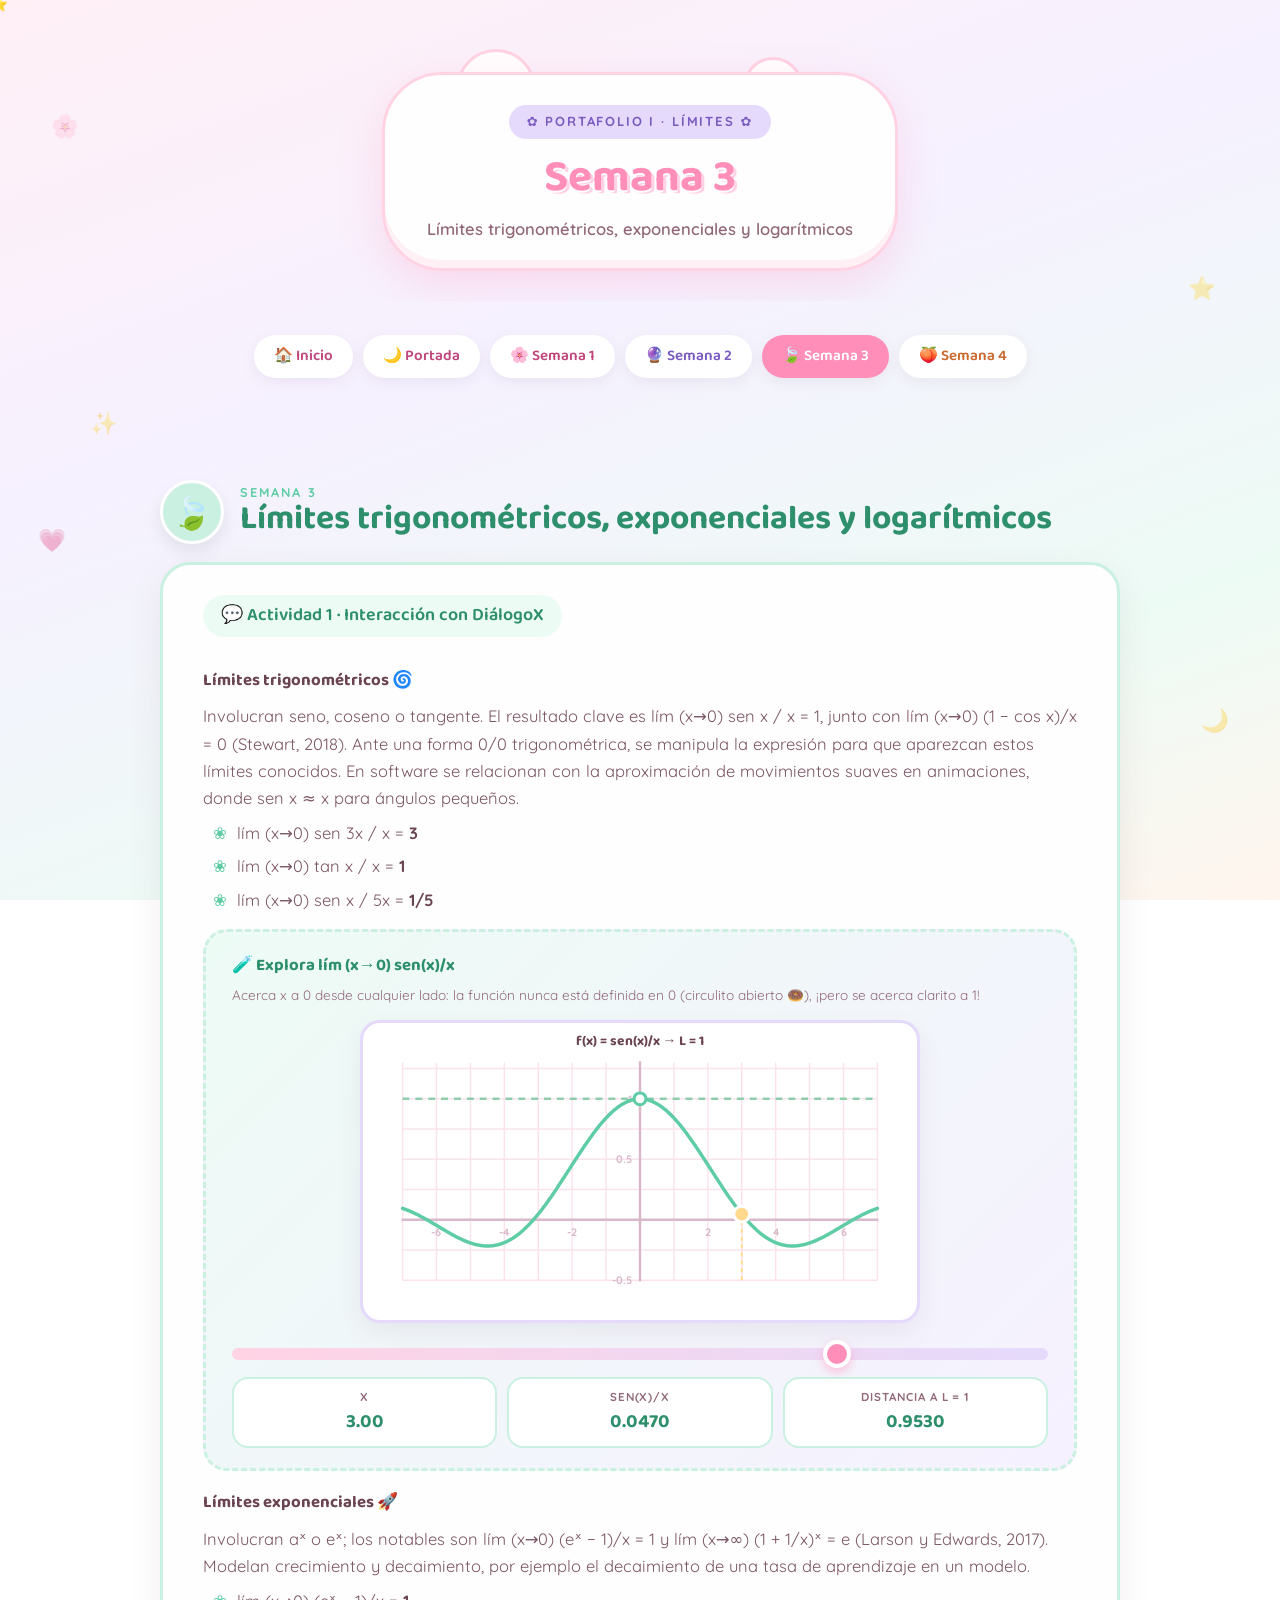
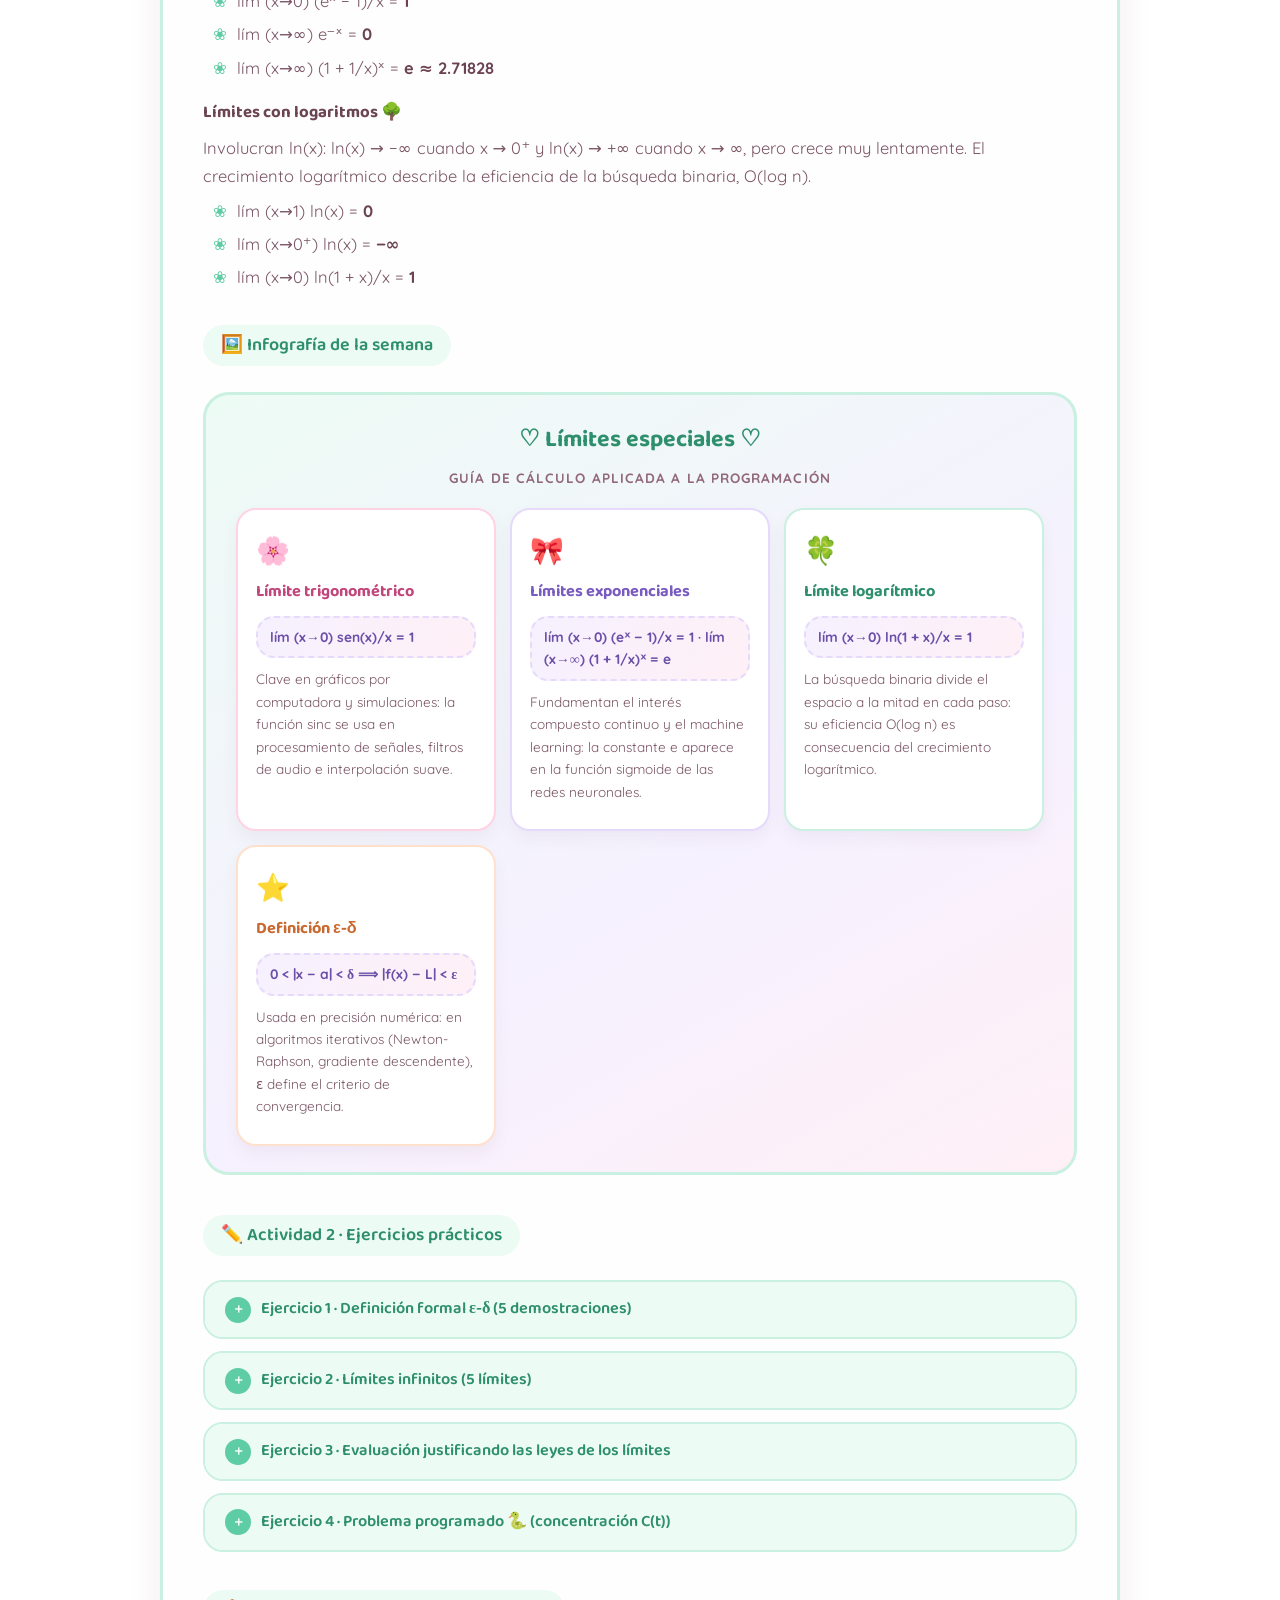
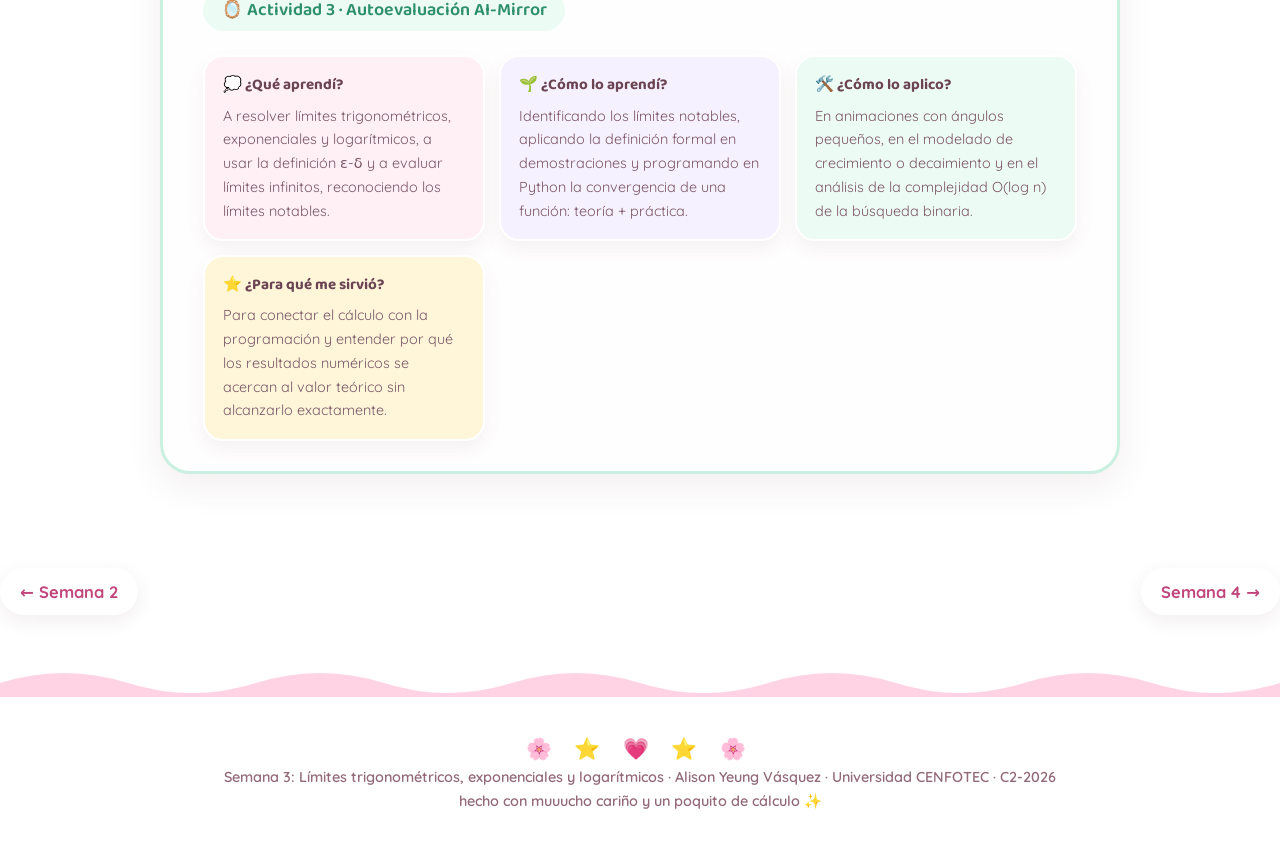
<file: portafolio1/semana3.html>
<!DOCTYPE html>
<html lang="es">
<head>
<meta charset="UTF-8">
<meta name="viewport" content="width=device-width, initial-scale=1.0">
<title>Semana 3 · Límites trigonométricos, exponenciales y logarítmicos ♡ Portafolio I</title>
<link rel="preconnect" href="https://fonts.googleapis.com">
<link href="https://fonts.googleapis.com/css2?family=Baloo+2:wght@600;700;800&family=Quicksand:wght@500;600;700&display=swap" rel="stylesheet">
<link rel="stylesheet" href="style.css">
</head>
<body>

<div id="progreso" aria-hidden="true"></div>
<button id="subir" aria-label="Volver arriba">🎀</button>

<span class="deco" style="top:12%;left:4%;">🌸</span>
<span class="deco" style="top:30%;right:5%;animation-delay:1.4s;">⭐</span>
<span class="deco" style="top:58%;left:3%;animation-delay:2.6s;">💗</span>
<span class="deco" style="top:78%;right:4%;animation-delay:.8s;">🌙</span>
<span class="deco" style="top:45%;left:7%;animation-delay:3.4s;">✨</span>

<header>
  <div class="nube" style="padding:30px 42px 26px;max-width:560px">
    <span class="kicker">✿ Portafolio I · Límites ✿</span>
    <h1 style="font-size:clamp(1.9rem,4.8vw,2.8rem)">Semana 3</h1>
    <p class="hero-sub">Límites trigonométricos, exponenciales y logarítmicos</p>
  </div>
</header>

<nav class="migas" aria-label="Semanas del portafolio">
  <a class="n1" href="../">🏠 Inicio</a>
  <a class="n1" href="index.html">🌙 Portada</a>
  <a class="n1" href="semana1.html">🌸 Semana 1</a>
  <a class="n2" href="semana2.html">🔮 Semana 2</a>
  <a class="n3" href="semana3.html" aria-current="page">🍃 Semana 3</a>
  <a class="n4" href="semana4.html">🍑 Semana 4</a>
</nav>

<main>

<section class="semana s3" id="semana3">
  <div class="semana-head">
    <div class="mascota">🍃</div>
    <h2><span class="wk">Semana 3</span>Límites trigonométricos, exponenciales y logarítmicos</h2>
  </div>
  <div class="card">

    <span class="tag">💬 Actividad 1 · Interacción con DiálogoX</span>
    <h4>Límites trigonométricos 🌀</h4>
    <p>Involucran seno, coseno o tangente. El resultado clave es lím (x→0) sen x / x = 1, junto con lím (x→0) (1 − cos x)/x = 0 (Stewart, 2018). Ante una forma 0/0 trigonométrica, se manipula la expresión para que aparezcan estos límites conocidos. En software se relacionan con la aproximación de movimientos suaves en animaciones, donde sen x ≈ x para ángulos pequeños.</p>
    <ul>
      <li>lím (x→0) sen 3x / x = <b>3</b></li>
      <li>lím (x→0) tan x / x = <b>1</b></li>
      <li>lím (x→0) sen x / 5x = <b>1/5</b></li>
    </ul>

    <div class="explorador" id="ix-sinc">
      <h4>🧪 Explora lím (x→0) sen(x)/x</h4>
      <p class="hint">Acerca x a 0 desde cualquier lado: la función nunca está definida en 0 (circulito abierto 🍩), ¡pero se acerca clarito a 1!</p>
      <div class="plotbox" id="plot-sinc"></div>
      <input type="range" id="sl-sinc" min="-6" max="6" step="0.01" value="3" aria-label="Valor de x">
      <div class="lecturas">
        <div class="lectura"><span class="lab">x</span><span class="val" id="sinc-x">3.00</span></div>
        <div class="lectura"><span class="lab">sen(x)/x</span><span class="val" id="sinc-y">0.047</span></div>
        <div class="lectura meta"><span class="lab">Distancia a L = 1</span><span class="val" id="sinc-d">0.953</span></div>
      </div>
    </div>

    <h4>Límites exponenciales 🚀</h4>
    <p>Involucran aˣ o eˣ; los notables son lím (x→0) (eˣ − 1)/x = 1 y lím (x→∞) (1 + 1/x)ˣ = e (Larson y Edwards, 2017). Modelan crecimiento y decaimiento, por ejemplo el decaimiento de una tasa de aprendizaje en un modelo.</p>
    <ul>
      <li>lím (x→0) (eˣ − 1)/x = <b>1</b></li>
      <li>lím (x→∞) e⁻ˣ = <b>0</b></li>
      <li>lím (x→∞) (1 + 1/x)ˣ = <b>e ≈ 2.71828</b></li>
    </ul>

    <h4>Límites con logaritmos 🌳</h4>
    <p>Involucran ln(x): ln(x) → −∞ cuando x → 0⁺ y ln(x) → +∞ cuando x → ∞, pero crece muy lentamente. El crecimiento logarítmico describe la eficiencia de la búsqueda binaria, O(log n).</p>
    <ul>
      <li>lím (x→1) ln(x) = <b>0</b></li>
      <li>lím (x→0⁺) ln(x) = <b>−∞</b></li>
      <li>lím (x→0) ln(1 + x)/x = <b>1</b></li>
    </ul>

    <span class="tag">🖼️ Infografía de la semana</span>
    <div class="infokawaii">
      <h3>♡ Límites especiales ♡</h3>
      <p class="sub">Guía de cálculo aplicada a la programación</p>
      <div class="bloques">
        <div class="bloque b-trig">
          <span class="emoji">🌸</span>
          <h4>Límite trigonométrico</h4>
          <span class="formula">lím (x→0) sen(x)/x = 1</span>
          <p>Clave en gráficos por computadora y simulaciones: la función sinc se usa en procesamiento de señales, filtros de audio e interpolación suave.</p>
        </div>
        <div class="bloque b-exp">
          <span class="emoji">🎀</span>
          <h4>Límites exponenciales</h4>
          <span class="formula">lím (x→0) (eˣ − 1)/x = 1 · lím (x→∞) (1 + 1/x)ˣ = e</span>
          <p>Fundamentan el interés compuesto continuo y el machine learning: la constante e aparece en la función sigmoide de las redes neuronales.</p>
        </div>
        <div class="bloque b-log">
          <span class="emoji">🍀</span>
          <h4>Límite logarítmico</h4>
          <span class="formula">lím (x→0) ln(1 + x)/x = 1</span>
          <p>La búsqueda binaria divide el espacio a la mitad en cada paso: su eficiencia O(log n) es consecuencia del crecimiento logarítmico.</p>
        </div>
        <div class="bloque b-eps">
          <span class="emoji">⭐</span>
          <h4>Definición ε-δ</h4>
          <span class="formula">0 &lt; |x − a| &lt; δ ⟹ |f(x) − L| &lt; ε</span>
          <p>Usada en precisión numérica: en algoritmos iterativos (Newton-Raphson, gradiente descendente), ε define el criterio de convergencia.</p>
        </div>
      </div>
    </div>

    <span class="tag">✏️ Actividad 2 · Ejercicios prácticos</span>

    <details>
      <summary><span class="puff">＋</span>Ejercicio 1 · Definición formal ε-δ (5 demostraciones)</summary>
      <div class="det-body">
        <div class="subej"><h5>a) Demostrar lím (x→4) √x = 2</h5>
          <p class="paso">|√x − 2| = |x − 4| / (√x + 2) ≤ |x − 4| / 2 (porque √x + 2 ≥ 2).</p>
          <span class="res">Se elige δ = 2ε ✓</span>
        </div>
        <div class="subej"><h5>b) Demostrar lím (x→4) (3x − 7) = 5</h5>
          <p class="paso">|(3x − 7) − 5| = 3|x − 4| &lt; ε ⟹ |x − 4| &lt; ε/3.</p>
          <span class="res">Se elige δ = ε/3 ✓</span>
        </div>
        <div class="subej"><h5>c) Demostrar lím (x→−2) (1 − 4x) = 9</h5>
          <p class="paso">|(1 − 4x) − 9| = 4|x + 2| &lt; ε ⟹ |x + 2| &lt; ε/4.</p>
          <span class="res">Se elige δ = ε/4 ✓</span>
        </div>
        <div class="subej"><h5>d) lím (x→3) x² = 9 con δ ≤ 1: cota de |x + 3|</h5>
          <p class="paso">|x² − 9| = |x − 3| · |x + 3|. Con |x − 3| &lt; 1: 2 &lt; x &lt; 4 ⟹ 5 &lt; x + 3 &lt; 7.</p>
          <span class="res">Cota superior: 7 · luego δ = mín(1, ε/7)</span>
        </div>
        <div class="subej"><h5>e) lím (x→−1) (5 − 3x) = 8: estructura tras simplificar</h5>
          <p class="paso">|(5 − 3x) − 8| = 3|x + 1| &lt; ε.</p>
          <span class="res">Se llega a |x + 1| &lt; ε/3 (de ahí δ = ε/3)</span>
        </div>
      </div>
    </details>

    <details>
      <summary><span class="puff">＋</span>Ejercicio 2 · Límites infinitos (5 límites)</summary>
      <div class="det-body">
        <div class="subej"><h5>1) lím (x→−3⁺) (x + 2)/(x + 3)</h5>
          <p class="paso">Numerador → −1; denominador → 0⁺.</p>
          <span class="res">= −∞</span>
        </div>
        <div class="subej"><h5>2) lím (x→3⁺) Ln(x² − 9)</h5>
          <p class="paso">x² − 9 → 0⁺ y Ln(0⁺) → −∞.</p>
          <span class="res">= −∞</span>
        </div>
        <div class="subej"><h5>3) lím (x→−2π⁻) x · csc(x)</h5>
          <p class="paso">sen(x) → 0⁻ ⟹ csc(x) → −∞; el factor x es negativo: (negativo)·(−∞).</p>
          <span class="res">= +∞</span>
        </div>
        <div class="subej"><h5>4) lím (x→−3⁺) eˣ/(x − 5)³</h5>
          <p class="paso">El denominador no se anula en x = −3: eˣ → e⁻³ y (x − 5)³ → −512. Límite finito.</p>
          <span class="res">= −e⁻³/512 ≈ −0.0000973</span>
        </div>
        <div class="subej"><h5>5) lím (x→π⁻) cot(x)</h5>
          <p class="paso">cos(π) = −1 y sen(x) → 0⁺.</p>
          <span class="res">= −∞</span>
        </div>
      </div>
    </details>

    <details>
      <summary><span class="puff">＋</span>Ejercicio 3 · Evaluación justificando las leyes de los límites</summary>
      <div class="det-body">
        <div class="subej"><h5>1) lím (t→−2) (t⁴ − 2)/(2t² − 3t + 2)</h5>
          <p class="paso">Ley del cociente (el denominador no se anula): 14/16.</p>
          <span class="res">= 7/8</span>
        </div>
        <div class="subej"><h5>2) lím (x→2) √((2x² + 1)/(3x − 2))</h5>
          <p class="paso">Ley de la raíz + ley del cociente: √(9/4).</p>
          <span class="res">= 3/2</span>
        </div>
        <div class="subej"><h5>3) lím (x→3) (5x³ − 3x³ + x − 6)</h5>
          <p class="paso">Se combinan términos: 2x³ + x − 6. Leyes de suma y potencia: 54 + 3 − 6.</p>
          <span class="res">= 51</span>
        </div>
      </div>
    </details>

    <details>
      <summary><span class="puff">＋</span>Ejercicio 4 · Problema programado 🐍 (concentración C(t))</summary>
      <div class="det-body">
        <p class="paso">Para C(t) = (15t + 10)/(3t + 5) y t → ∞ se comparan los grados; el cociente de coeficientes principales es 15/3.</p>
        <span class="res">lím (t→∞) C(t) = 5</span>
        <p class="paso" style="margin-top:10px;">Forma equivalente: C(t) = 5 − 15/(3t + 5), que muestra que C(t) siempre es menor que 5 y se acerca sin alcanzarlo.</p>
        <div class="plotbox" id="plot-c5"></div>
        <p class="caption" style="text-align:center;font-size:.83rem;font-weight:600;color:#92697A;">Figura 2 · Convergencia de C(t) hacia su límite: la curva se acerca a la recta y = 5 sin tocarla</p>
        <div class="explorador" id="ix-conc">
          <h4>🧪 Haz crecer t como en el script 🐍</h4>
          <p class="hint">El deslizador duplica t igual que el bucle del programa: mira cómo la diferencia con el límite se hace chiquitita pero nunca llega a cero.</p>
          <input type="range" id="sl-conc" min="0" max="14" step="1" value="0" aria-label="Duplicaciones de t">
          <div class="lecturas">
            <div class="lectura"><span class="lab">t</span><span class="val" id="conc-t">1</span></div>
            <div class="lectura"><span class="lab">C(t)</span><span class="val" id="conc-c">3.125</span></div>
            <div class="lectura meta"><span class="lab">|5 − C(t)|</span><span class="val" id="conc-d">1.875</span></div>
          </div>
        </div>
        <p class="paso" style="margin-top:10px;">Script en Python para verificarlo numéricamente:</p>
<pre><span class="c"># Limite de la concentracion C(t) cuando t tiende a infinito</span>
<span class="k">def</span> C(t):
    <span class="k">return</span> (15*t + 10) / (3*t + 5)

epsilon = 0.0001
t = 1.0            <span class="c"># valor inicial</span>
anterior = C(t)

<span class="k">while</span> True:
    t = t * 2      <span class="c"># t crece exponencialmente</span>
    actual = C(t)
    <span class="k">if</span> abs(actual - anterior) &lt; epsilon:
        <span class="k">break</span>
    anterior = actual

<span class="k">print</span>(<span class="s">'t final:'</span>, t)
<span class="k">print</span>(<span class="s">'C(t) aproximado:'</span>, actual)
<span class="k">print</span>(<span class="s">'Limite analitico:'</span>, 5)
<span class="k">print</span>(<span class="s">'Diferencia con el limite:'</span>, abs(5 - actual))</pre>
        <p class="paso"><b>¿Por qué el programa no llega exactamente a 5?</b> Porque C(t) = 5 − 15/(3t + 5): ese término solo vale cero cuando t es infinito, y el programa usa valores finitos de t. Además se detiene cuando la diferencia entre dos pasos consecutivos es menor que épsilon, no cuando alcanza 5, así que se queda un poco por debajo.</p>
        <p class="paso"><b>Precisión de punto flotante y límite teórico.</b> La computadora representa los reales con bits limitados, por lo que muchos valores se guardan de forma aproximada. El límite teórico (5) es un valor ideal alcanzado solo en el infinito; el cálculo numérico converge a un valor muy cercano, limitado por el criterio de paro y la representación finita de punto flotante.</p>
      </div>
    </details>

    <span class="tag">🪞 Actividad 3 · Autoevaluación AI-Mirror</span>
    <div class="mirror">
      <article class="m1"><h4>💭 ¿Qué aprendí?</h4><p>A resolver límites trigonométricos, exponenciales y logarítmicos, a usar la definición ε-δ y a evaluar límites infinitos, reconociendo los límites notables.</p></article>
      <article class="m2"><h4>🌱 ¿Cómo lo aprendí?</h4><p>Identificando los límites notables, aplicando la definición formal en demostraciones y programando en Python la convergencia de una función: teoría + práctica.</p></article>
      <article class="m3"><h4>🛠️ ¿Cómo lo aplico?</h4><p>En animaciones con ángulos pequeños, en el modelado de crecimiento o decaimiento y en el análisis de la complejidad O(log n) de la búsqueda binaria.</p></article>
      <article class="m4"><h4>⭐ ¿Para qué me sirvió?</h4><p>Para conectar el cálculo con la programación y entender por qué los resultados numéricos se acercan al valor teórico sin alcanzarlo exactamente.</p></article>
    </div>
  </div>
</section>

</main>

<div class="pager">
  <a href="semana2.html">← Semana 2</a>
  <a href="semana4.html">Semana 4 →</a>
</div>

<svg class="wave" viewBox="0 0 1200 34" preserveAspectRatio="none" aria-hidden="true"><path d="M0 20 Q 60 0 120 20 T 240 20 T 360 20 T 480 20 T 600 20 T 720 20 T 840 20 T 960 20 T 1080 20 T 1200 20 V34 H0 Z" fill="#FFD3E4"/></svg>
<footer>
  <div class="hearts">🌸 ⭐ 💗 ⭐ 🌸</div>
  Semana 3: Límites trigonométricos, exponenciales y logarítmicos · Alison Yeung Vásquez · Universidad CENFOTEC · C2-2026<br>
  hecho con muuucho cariño y un poquito de cálculo ✨
</footer>

<script>
/* ════════ mini-librería de gráficas kawaii (SVG puro) ════════ */
const COL = {rosa:'#FF8FB8',lila:'#B79CEF',menta:'#5ECCA4',durazno:'#FFAD80',choco:'#6B4453',grid:'#FBE3EE',eje:'#D9B8C9',verde:'#7BC9A0'};

function plot(id, cfg){
  const el = document.getElementById(id); if(!el) return null;
  const W = cfg.w||560, H = cfg.h||360, P = 40;
  const {xmin,xmax,ymin,ymax} = cfg;
  const sx = x => P + (x-xmin)/(xmax-xmin)*(W-2*P);
  const sy = y => H-P - (y-ymin)/(ymax-ymin)*(H-2*P);
  let s = '';
  const xstep = cfg.xstep||1, ystep = cfg.ystep||1;
  for(let x=Math.ceil(xmin/xstep)*xstep; x<=xmax+1e-9; x+=xstep){
    s += `<line x1="${sx(x)}" y1="${sy(ymin)}" x2="${sx(x)}" y2="${sy(ymax)}" stroke="${COL.grid}" stroke-width="1.5"/>`;
  }
  for(let y=Math.ceil(ymin/ystep)*ystep; y<=ymax+1e-9; y+=ystep){
    s += `<line x1="${sx(xmin)}" y1="${sy(y)}" x2="${sx(xmax)}" y2="${sy(y)}" stroke="${COL.grid}" stroke-width="1.5"/>`;
  }
  if(ymin<=0 && ymax>=0) s += `<line x1="${sx(xmin)}" y1="${sy(0)}" x2="${sx(xmax)}" y2="${sy(0)}" stroke="${COL.eje}" stroke-width="2.5" stroke-linecap="round"/>`;
  if(xmin<=0 && xmax>=0) s += `<line x1="${sx(0)}" y1="${sy(ymin)}" x2="${sx(0)}" y2="${sy(ymax)}" stroke="${COL.eje}" stroke-width="2.5" stroke-linecap="round"/>`;
  const lstep = cfg.lstep||xstep*2, lystep = cfg.lystep||ystep*2;
  for(let x=Math.ceil(xmin/lstep)*lstep; x<=xmax+1e-9; x+=lstep){
    if(Math.abs(x)<1e-9) continue;
    s += `<text x="${sx(x)}" y="${(ymin<=0&&ymax>=0?sy(0):sy(ymin))+16}" font-size="11" font-weight="700" fill="${COL.eje}" text-anchor="middle">${+x.toFixed(2)}</text>`;
  }
  for(let y=Math.ceil(ymin/lystep)*lystep; y<=ymax+1e-9; y+=lystep){
    if(Math.abs(y)<1e-9) continue;
    s += `<text x="${(xmin<=0&&xmax>=0?sx(0):sx(xmin))-8}" y="${sy(y)+4}" font-size="11" font-weight="700" fill="${COL.eje}" text-anchor="end">${+y.toFixed(2)}</text>`;
  }
  (cfg.vasym||[]).forEach(x=>{ s += `<line x1="${sx(x)}" y1="${sy(ymin)}" x2="${sx(x)}" y2="${sy(ymax)}" stroke="${COL.rosa}" stroke-width="2.5" stroke-dasharray="7 6" opacity=".75"/>`; });
  (cfg.hasym||[]).forEach(y=>{ s += `<line x1="${sx(xmin)}" y1="${sy(y)}" x2="${sx(xmax)}" y2="${sy(y)}" stroke="${COL.verde}" stroke-width="2.5" stroke-dasharray="7 6" opacity=".85"/>`; });
  (cfg.fns||[]).forEach(fn=>{
    const N = fn.n||600, a = fn.from??xmin, b = fn.to??xmax;
    const margin = (ymax-ymin)*2;
    let d = '', pen = false, py = null;
    for(let i=0;i<=N;i++){
      const x = a + (b-a)*i/N;
      let y; try{ y = fn.f(x); }catch(e){ y = NaN; }
      const ok = isFinite(y) && y > ymin-margin && y < ymax+margin;
      const jump = pen && py!==null && Math.abs(y-py) > (ymax-ymin)*0.9;
      if(ok && !jump){
        const yc = Math.max(ymin-0.4*(ymax-ymin), Math.min(ymax+0.4*(ymax-ymin), y));
        d += (pen?'L':'M') + sx(x).toFixed(1) + ' ' + sy(yc).toFixed(1) + ' ';
        pen = true; py = y;
      } else { pen = false; py = ok ? y : null; }
    }
    s += `<path d="${d}" fill="none" stroke="${fn.color||COL.lila}" stroke-width="${fn.width||3.5}" stroke-linecap="round" stroke-linejoin="round"/>`;
  });
  (cfg.points||[]).forEach(p=>{
    s += `<circle cx="${sx(p.x)}" cy="${sy(p.y)}" r="6" fill="${p.open?'#fff':(p.color||COL.rosa)}" stroke="${p.color||COL.rosa}" stroke-width="3"/>`;
  });
  if(cfg.title) s += `<text x="${W/2}" y="22" font-size="14" font-weight="700" fill="${COL.choco}" text-anchor="middle" font-family="'Baloo 2',sans-serif">${cfg.title}</text>`;
  el.innerHTML = `<svg viewBox="0 0 ${W} ${H}" role="img" aria-label="${cfg.title||'gráfica'}">${s}<g id="${id}-marker"></g></svg>`;
  return {sx, sy, marker: el.querySelector(`#${CSS.escape(id+'-marker')}`)};
}

/* ════════ Explorador sen(x)/x ════════ */
const sinc = x => Math.abs(x)<1e-9 ? NaN : Math.sin(x)/x;
const pSinc = plot('plot-sinc', {
  xmin:-7, xmax:7, ymin:-0.5, ymax:1.3, xstep:1, ystep:0.25, lstep:2, lystep:0.5, h:300,
  title:'f(x) = sen(x)/x  →  L = 1',
  hasym:[1],
  fns:[ {f:sinc, from:-7, to:-0.02, color:COL.menta}, {f:sinc, from:0.02, to:7, color:COL.menta} ],
  points:[ {x:0,y:1,open:true,color:COL.menta} ]
});
function updSinc(){
  let x = parseFloat(document.getElementById('sl-sinc').value);
  if(Math.abs(x)<0.01) x = x<0 ? -0.01 : 0.01;
  const y = sinc(x);
  document.getElementById('sinc-x').textContent = x.toFixed(2);
  document.getElementById('sinc-y').textContent = y.toFixed(4);
  document.getElementById('sinc-d').textContent = Math.abs(1-y).toFixed(4);
  if(pSinc) pSinc.marker.innerHTML = `<line x1="${pSinc.sx(x)}" y1="${pSinc.sy(-0.5)}" x2="${pSinc.sx(x)}" y2="${pSinc.sy(y)}" stroke="#FFD98E" stroke-width="2" stroke-dasharray="4 4"/><circle cx="${pSinc.sx(x)}" cy="${pSinc.sy(y)}" r="8" fill="#FFD98E" stroke="#fff" stroke-width="3"/>`;
}
document.getElementById('sl-sinc')?.addEventListener('input', updSinc); updSinc();

/* ════════ Figura 2 + explorador C(t) → 5 ════════ */
const C5 = t => (15*t+10)/(3*t+5);
const pC5 = plot('plot-c5', {
  xmin:0, xmax:40, ymin:0, ymax:6, xstep:5, ystep:1, lstep:10, lystep:1, h:300,
  title:'C(t) = (15t + 10)/(3t + 5)  →  5',
  hasym:[5],
  fns:[ {f:C5, from:0, to:40, color:COL.menta} ]
});
function updConc(){
  const n = parseInt(document.getElementById('sl-conc').value);
  const t = Math.pow(2,n);
  const c = C5(t);
  document.getElementById('conc-t').textContent = t.toLocaleString('es-CR');
  document.getElementById('conc-c').textContent = c.toFixed(6);
  document.getElementById('conc-d').textContent = (5-c).toFixed(6);
  if(pC5){ const tx = Math.min(t,40); pC5.marker.innerHTML = `<circle cx="${pC5.sx(tx)}" cy="${pC5.sy(C5(tx))}" r="8" fill="#FFD98E" stroke="#fff" stroke-width="3"/>`; }
}
document.getElementById('sl-conc')?.addEventListener('input', updConc); updConc();

/* ════════ dinámicas de la página ════════ */
const barra = document.getElementById('progreso');
const btnSubir = document.getElementById('subir');
function onScroll(){
  const h = document.documentElement;
  const p = h.scrollTop / (h.scrollHeight - h.clientHeight) * 100;
  barra.style.width = p + '%';
  btnSubir.classList.toggle('visible', h.scrollTop > 500);
}
window.addEventListener('scroll', onScroll, {passive:true}); onScroll();
btnSubir.addEventListener('click', ()=>window.scrollTo({top:0, behavior:'smooth'}));

const animOK = !window.matchMedia('(prefers-reduced-motion: reduce)').matches;
if(animOK && 'IntersectionObserver' in window){
  document.querySelectorAll('.card, .semana-head, .mirror article, figure.info, .infokawaii').forEach(el=>el.classList.add('reveal'));
  const io = new IntersectionObserver(es=>{
    es.forEach(e=>{ if(e.isIntersecting){ e.target.classList.add('in'); io.unobserve(e.target); } });
  }, {threshold:0.08});
  document.querySelectorAll('.reveal').forEach(el=>io.observe(el));
}
</script>
</body>
</html>
</file>
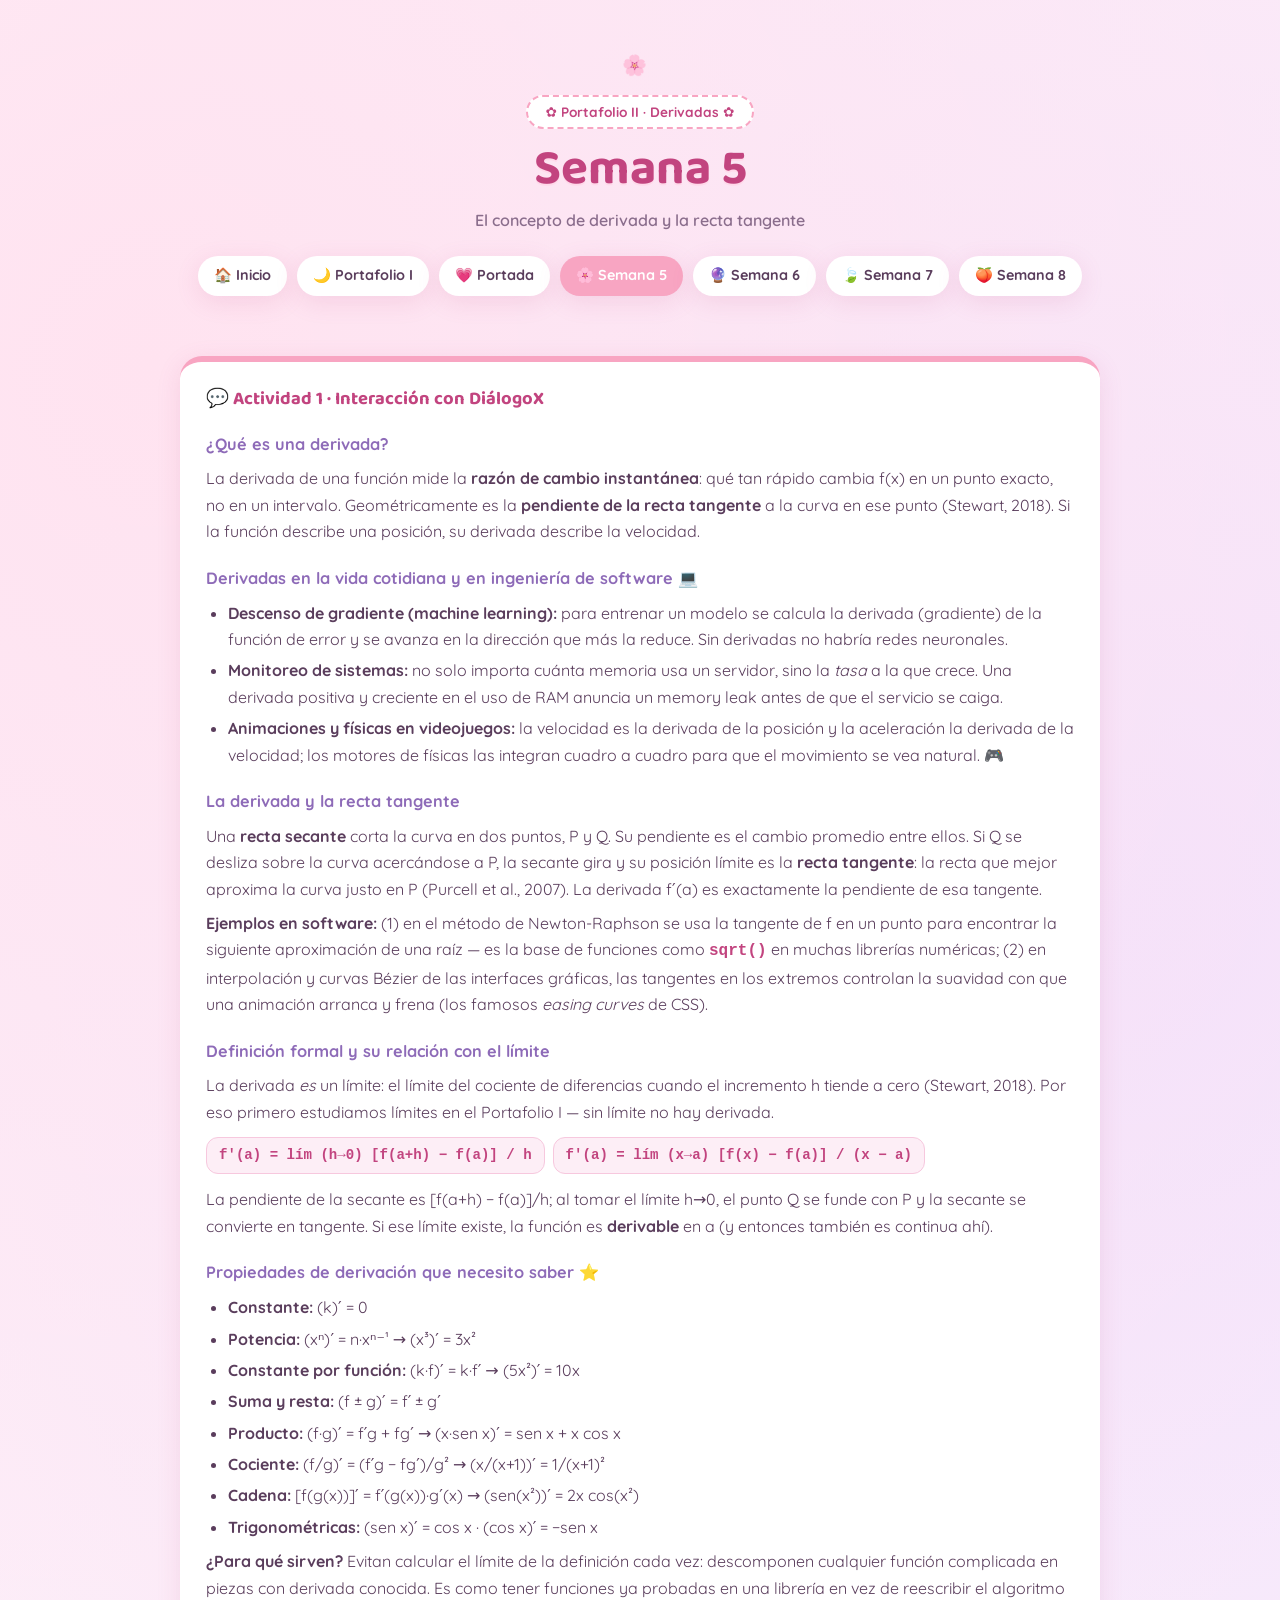
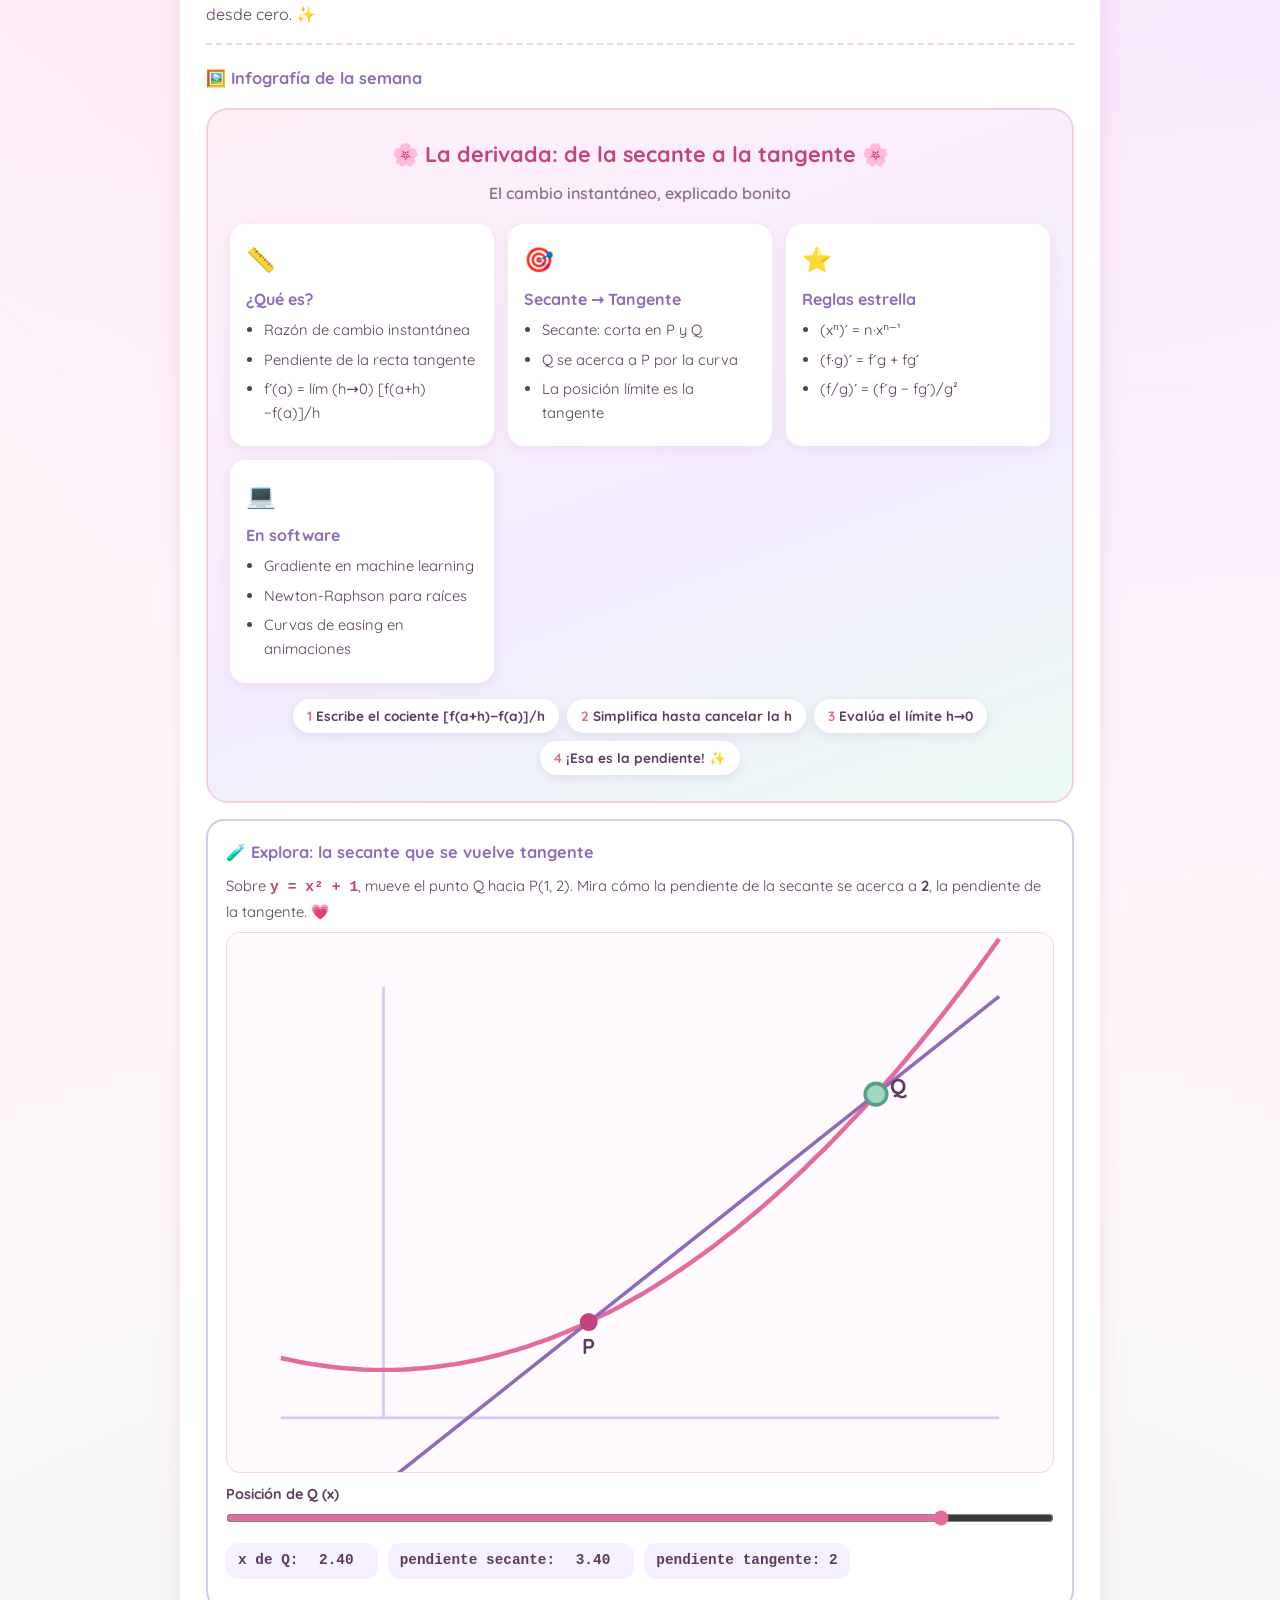
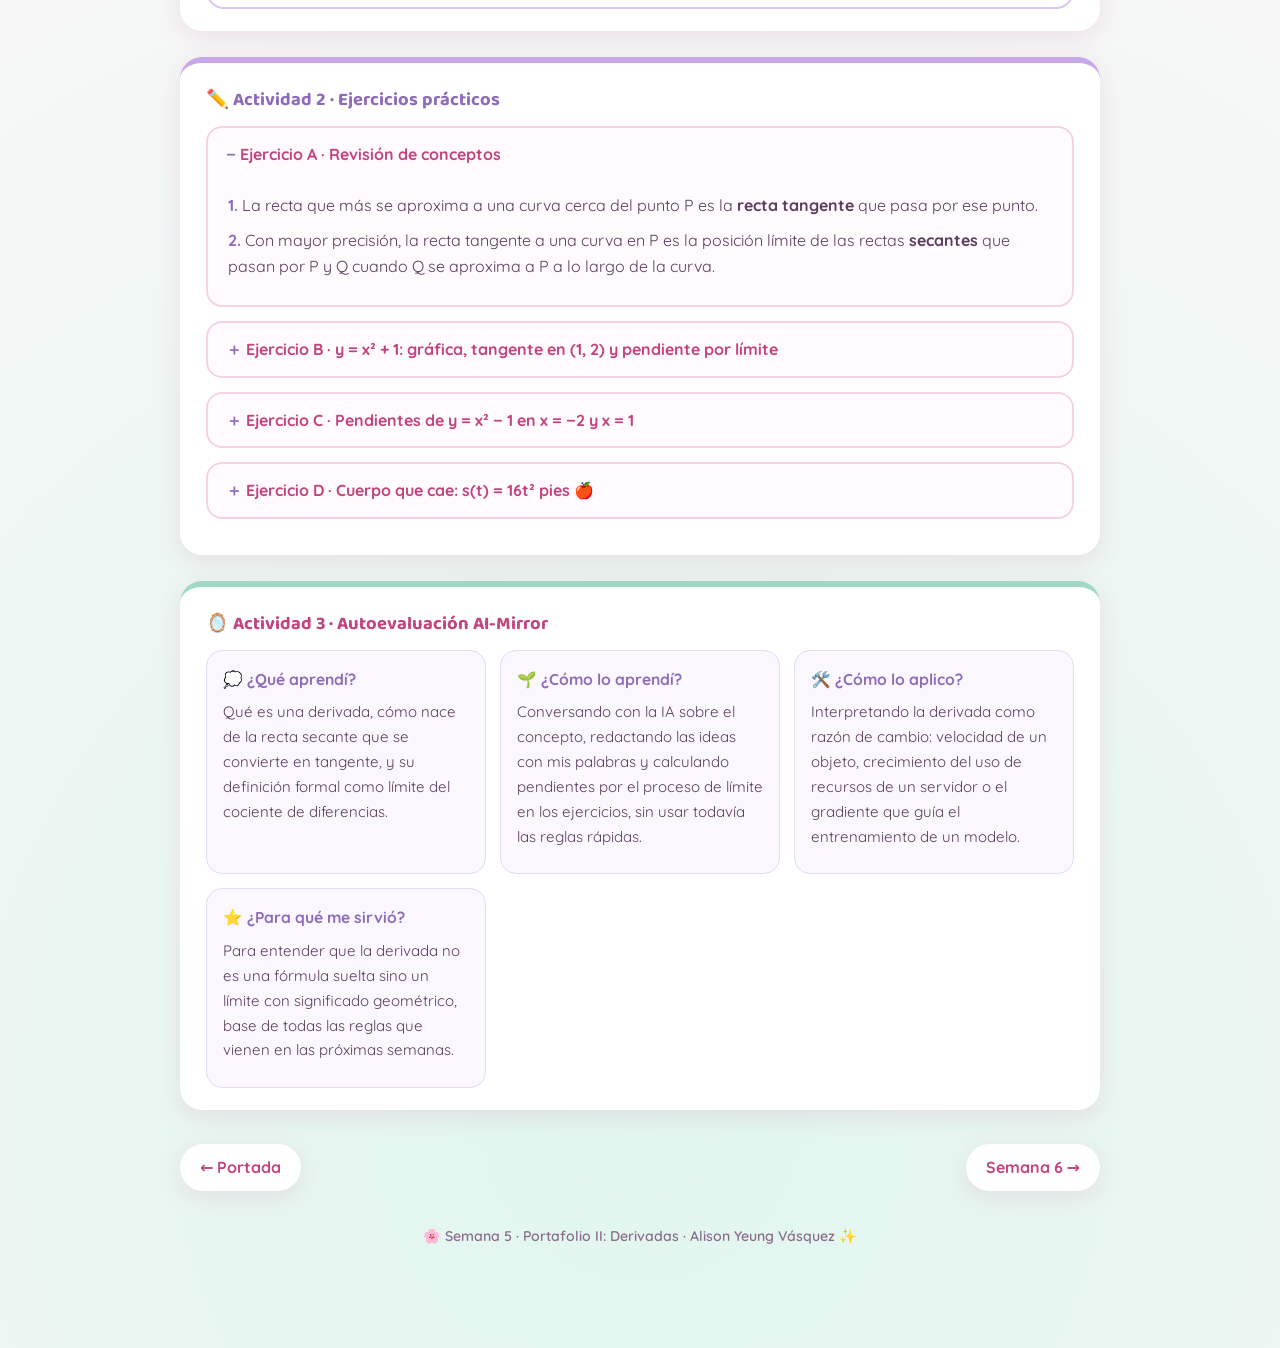
<file: portafolio2/semana5.html>
<!DOCTYPE html>
<html lang="es">
<head>
<meta charset="UTF-8">
<meta name="viewport" content="width=device-width, initial-scale=1.0">
<title>Semana 5 · La derivada y la recta tangente ♡ Portafolio II</title>
<link rel="preconnect" href="https://fonts.googleapis.com">
<link href="https://fonts.googleapis.com/css2?family=Baloo+2:wght@600;700;800&family=Quicksand:wght@500;600;700&display=swap" rel="stylesheet">
<link rel="stylesheet" href="style.css">
</head>
<body>
<div class="wrap">

<header class="hero">
  <div class="sparkles">🌸</div>
  <div class="eyebrow">✿ Portafolio II · Derivadas ✿</div>
  <h1 class="titulo">Semana 5</h1>
  <p class="subtitulo">El concepto de derivada y la recta tangente</p>
  <nav class="migas">
    <a href="../">🏠 Inicio</a>
    <a href="../portafolio1/">🌙 Portafolio I</a>
    <a href="index.html">💗 Portada</a>
    <a href="semana5.html" aria-current="page">🌸 Semana 5</a>
    <a href="semana6.html">🔮 Semana 6</a>
    <a href="semana7.html">🍃 Semana 7</a>
    <a href="semana8.html">🍑 Semana 8</a>
  </nav>
</header>

<section class="semana">

<!-- ═══════════ ACTIVIDAD 1 ═══════════ -->
<div class="actividad">
<h3 class="act">💬 Actividad 1 · Interacción con DiálogoX</h3>

<h4>¿Qué es una derivada?</h4>
<p>La derivada de una función mide la <strong>razón de cambio instantánea</strong>: qué tan rápido cambia f(x) en un punto exacto, no en un intervalo. Geométricamente es la <strong>pendiente de la recta tangente</strong> a la curva en ese punto (Stewart, 2018). Si la función describe una posición, su derivada describe la velocidad.</p>

<h4>Derivadas en la vida cotidiana y en ingeniería de software 💻</h4>
<ul>
  <li><strong>Descenso de gradiente (machine learning):</strong> para entrenar un modelo se calcula la derivada (gradiente) de la función de error y se avanza en la dirección que más la reduce. Sin derivadas no habría redes neuronales.</li>
  <li><strong>Monitoreo de sistemas:</strong> no solo importa cuánta memoria usa un servidor, sino la <em>tasa</em> a la que crece. Una derivada positiva y creciente en el uso de RAM anuncia un memory leak antes de que el servicio se caiga.</li>
  <li><strong>Animaciones y físicas en videojuegos:</strong> la velocidad es la derivada de la posición y la aceleración la derivada de la velocidad; los motores de físicas las integran cuadro a cuadro para que el movimiento se vea natural. 🎮</li>
</ul>

<h4>La derivada y la recta tangente</h4>
<p>Una <strong>recta secante</strong> corta la curva en dos puntos, P y Q. Su pendiente es el cambio promedio entre ellos. Si Q se desliza sobre la curva acercándose a P, la secante gira y su posición límite es la <strong>recta tangente</strong>: la recta que mejor aproxima la curva justo en P (Purcell et al., 2007). La derivada f′(a) es exactamente la pendiente de esa tangente.</p>
<p><strong>Ejemplos en software:</strong> (1) en el método de Newton-Raphson se usa la tangente de f en un punto para encontrar la siguiente aproximación de una raíz — es la base de funciones como <span class="mate">sqrt()</span> en muchas librerías numéricas; (2) en interpolación y curvas Bézier de las interfaces gráficas, las tangentes en los extremos controlan la suavidad con que una animación arranca y frena (los famosos <em>easing curves</em> de CSS).</p>

<h4>Definición formal y su relación con el límite</h4>
<p>La derivada <em>es</em> un límite: el límite del cociente de diferencias cuando el incremento h tiende a cero (Stewart, 2018). Por eso primero estudiamos límites en el Portafolio I — sin límite no hay derivada.</p>
<div class="formulas">
  <span>f′(a) = lím (h→0) [f(a+h) − f(a)] / h</span>
  <span>f′(a) = lím (x→a) [f(x) − f(a)] / (x − a)</span>
</div>
<p>La pendiente de la secante es [f(a+h) − f(a)]/h; al tomar el límite h→0, el punto Q se funde con P y la secante se convierte en tangente. Si ese límite existe, la función es <strong>derivable</strong> en a (y entonces también es continua ahí).</p>

<h4>Propiedades de derivación que necesito saber ⭐</h4>
<ul>
  <li><strong>Constante:</strong> (k)′ = 0</li>
  <li><strong>Potencia:</strong> (xⁿ)′ = n·xⁿ⁻¹ → (x³)′ = 3x²</li>
  <li><strong>Constante por función:</strong> (k·f)′ = k·f′ → (5x²)′ = 10x</li>
  <li><strong>Suma y resta:</strong> (f ± g)′ = f′ ± g′</li>
  <li><strong>Producto:</strong> (f·g)′ = f′g + fg′ → (x·sen x)′ = sen x + x cos x</li>
  <li><strong>Cociente:</strong> (f/g)′ = (f′g − fg′)/g² → (x/(x+1))′ = 1/(x+1)²</li>
  <li><strong>Cadena:</strong> [f(g(x))]′ = f′(g(x))·g′(x) → (sen(x²))′ = 2x cos(x²)</li>
  <li><strong>Trigonométricas:</strong> (sen x)′ = cos x · (cos x)′ = −sen x</li>
</ul>
<p><strong>¿Para qué sirven?</strong> Evitan calcular el límite de la definición cada vez: descomponen cualquier función complicada en piezas con derivada conocida. Es como tener funciones ya probadas en una librería en vez de reescribir el algoritmo desde cero. ✨</p>

<hr class="suave">
<h4>🖼️ Infografía de la semana</h4>
<div class="infografia">
  <h4 class="info-titulo">🌸 La derivada: de la secante a la tangente 🌸</h4>
  <p class="info-sub">El cambio instantáneo, explicado bonito</p>
  <div class="info-grid">
    <div class="info-card"><span class="emo">📏</span>
      <h5>¿Qué es?</h5>
      <ul><li>Razón de cambio instantánea</li><li>Pendiente de la recta tangente</li><li>f′(a) = lím (h→0) [f(a+h)−f(a)]/h</li></ul>
    </div>
    <div class="info-card"><span class="emo">🎯</span>
      <h5>Secante → Tangente</h5>
      <ul><li>Secante: corta en P y Q</li><li>Q se acerca a P por la curva</li><li>La posición límite es la tangente</li></ul>
    </div>
    <div class="info-card"><span class="emo">⭐</span>
      <h5>Reglas estrella</h5>
      <ul><li>(xⁿ)′ = n·xⁿ⁻¹</li><li>(f·g)′ = f′g + fg′</li><li>(f/g)′ = (f′g − fg′)/g²</li></ul>
    </div>
    <div class="info-card"><span class="emo">💻</span>
      <h5>En software</h5>
      <ul><li>Gradiente en machine learning</li><li>Newton-Raphson para raíces</li><li>Curvas de easing en animaciones</li></ul>
    </div>
  </div>
  <div class="info-pasos">
    <span><b>1</b> Escribe el cociente [f(a+h)−f(a)]/h</span>
    <span><b>2</b> Simplifica hasta cancelar la h</span>
    <span><b>3</b> Evalúa el límite h→0</span>
    <span><b>4</b> ¡Esa es la pendiente! ✨</span>
  </div>
</div>

<div class="lab">
  <h4>🧪 Explora: la secante que se vuelve tangente</h4>
  <p style="font-size:.92rem">Sobre <span class="mate">y = x² + 1</span>, mueve el punto Q hacia P(1, 2). Mira cómo la pendiente de la secante se acerca a <strong>2</strong>, la pendiente de la tangente. 💗</p>
  <svg class="grafica" id="svgSecante" viewBox="0 0 460 300" role="img" aria-label="Gráfica de y = x al cuadrado más uno con recta secante móvil"></svg>
  <label for="sliderQ" style="font-weight:700;font-size:.9rem">Posición de Q (x)</label>
  <input type="range" id="sliderQ" min="1.05" max="2.6" step="0.01" value="2.4">
  <div class="lecturas">
    <span>x de Q: <span id="qx">2.40</span></span>
    <span>pendiente secante: <span id="msec">3.40</span></span>
    <span>pendiente tangente: 2</span>
  </div>
</div>
</div>

<!-- ═══════════ ACTIVIDAD 2 ═══════════ -->
<div class="actividad lila">
<h3 class="act">✏️ Actividad 2 · Ejercicios prácticos</h3>

<details class="ejercicio" open>
<summary>Ejercicio A · Revisión de conceptos</summary>
<div>
  <p class="paso"><b>1.</b> La recta que más se aproxima a una curva cerca del punto P es la <strong>recta tangente</strong> que pasa por ese punto.</p>
  <p class="paso"><b>2.</b> Con mayor precisión, la recta tangente a una curva en P es la posición límite de las rectas <strong>secantes</strong> que pasan por P y Q cuando Q se aproxima a P a lo largo de la curva.</p>
</div>
</details>

<details class="ejercicio">
<summary>Ejercicio B · y = x² + 1: gráfica, tangente en (1, 2) y pendiente por límite</summary>
<div>
  <p class="paso"><b>1 y 2.</b> La gráfica es una parábola con vértice en (0, 1) que abre hacia arriba. La recta tangente en (1, 2) la dibujé en rosado:</p>
  <svg class="grafica" id="svgParabola" viewBox="0 0 460 300" role="img" aria-label="Parábola y igual x al cuadrado más 1 con su recta tangente en el punto uno coma dos"></svg>
  <figcaption>Figura 1 · y = x² + 1 con su tangente y = 2x en el punto (1, 2)</figcaption>
  <p class="paso"><b>3. Pendiente por el proceso de límite.</b></p>
  <p class="paso"><b>Paso 1.</b> Cociente de diferencias en a = 1: <span class="mate">[f(1+h) − f(1)] / h</span></p>
  <p class="paso"><b>Paso 2.</b> f(1+h) = (1+h)² + 1 = 1 + 2h + h² + 1 = 2 + 2h + h², y f(1) = 2.</p>
  <p class="paso"><b>Paso 3.</b> <span class="mate">(2 + 2h + h² − 2)/h = (2h + h²)/h = 2 + h</span></p>
  <p class="paso"><b>Paso 4.</b> <span class="mate">lím (h→0) (2 + h) = 2</span></p>
  <span class="resultado">m = 2 · tangente: y − 2 = 2(x − 1) → y = 2x</span>
</div>
</details>

<details class="ejercicio">
<summary>Ejercicio C · Pendientes de y = x² − 1 en x = −2 y x = 1</summary>
<div>
  <p class="paso"><b>Paso 1.</b> Pendiente general por límite en un punto a: <span class="mate">lím (h→0) [(a+h)² − 1 − (a² − 1)]/h = lím (h→0) (2ah + h²)/h = 2a</span></p>
  <p class="paso"><b>Paso 2.</b> En x = −2: m = 2(−2) = −4 (la curva baja). En x = 1: m = 2(1) = 2 (la curva sube).</p>
  <span class="resultado">m(−2) = −4 · m(1) = 2</span>
</div>
</details>

<details class="ejercicio">
<summary>Ejercicio D · Cuerpo que cae: s(t) = 16t² pies 🍎</summary>
<div>
  <p class="paso"><b>1. Caída entre t = 0 y t = 1:</b> s(1) − s(0) = 16(1) − 0</p>
  <span class="resultado">16 pies</span>
  <p class="paso"><b>2. Caída entre t = 1 y t = 2:</b> s(2) − s(1) = 16(4) − 16(1) = 64 − 16</p>
  <span class="resultado">48 pies</span>
  <p class="paso"><b>3. Velocidad promedio en 2 ≤ t ≤ 3:</b> [s(3) − s(2)]/(3 − 2) = (144 − 64)/1</p>
  <span class="resultado">80 pies/s</span>
  <p class="paso"><b>4. Velocidad promedio en 3 ≤ t ≤ 3.01:</b> [s(3.01) − s(3)]/0.01 = [16(9.0601) − 144]/0.01 = (144.9616 − 144)/0.01</p>
  <span class="resultado">96.16 pies/s</span>
  <p class="paso"><b>5. Velocidad instantánea en t = 3</b> (¡el límite de las velocidades promedio!):</p>
  <p class="paso"><span class="mate">v(3) = lím (h→0) [16(3+h)² − 144]/h = lím (h→0) (96h + 16h²)/h = lím (h→0) (96 + 16h) = 96</span></p>
  <span class="resultado">v(3) = 96 pies/s</span>
  <p class="paso">💡 Nótese cómo la velocidad promedio del intervalo chiquitito [3, 3.01] (96.16) ya casi coincide con la instantánea (96): la derivada es exactamente ese límite.</p>
</div>
</details>
</div>

<!-- ═══════════ ACTIVIDAD 3 ═══════════ -->
<div class="actividad menta">
<h3 class="act">🪞 Actividad 3 · Autoevaluación AI-Mirror</h3>
<div class="mirror-grid">
  <div class="mirror-card"><h4>💭 ¿Qué aprendí?</h4>
    <p>Qué es una derivada, cómo nace de la recta secante que se convierte en tangente, y su definición formal como límite del cociente de diferencias.</p></div>
  <div class="mirror-card"><h4>🌱 ¿Cómo lo aprendí?</h4>
    <p>Conversando con la IA sobre el concepto, redactando las ideas con mis palabras y calculando pendientes por el proceso de límite en los ejercicios, sin usar todavía las reglas rápidas.</p></div>
  <div class="mirror-card"><h4>🛠️ ¿Cómo lo aplico?</h4>
    <p>Interpretando la derivada como razón de cambio: velocidad de un objeto, crecimiento del uso de recursos de un servidor o el gradiente que guía el entrenamiento de un modelo.</p></div>
  <div class="mirror-card"><h4>⭐ ¿Para qué me sirvió?</h4>
    <p>Para entender que la derivada no es una fórmula suelta sino un límite con significado geométrico, base de todas las reglas que vienen en las próximas semanas.</p></div>
</div>
</div>

<div class="pager">
  <a href="index.html">← Portada</a>
  <a href="semana6.html">Semana 6 →</a>
</div>
</section>

<footer>🌸 Semana 5 · Portafolio II: Derivadas · Alison Yeung Vásquez ✨</footer>
</div>

<script>
// ── mini plotter ──────────────────────────────
function ejes(svg, xmin, xmax, ymin, ymax){
  const W = 460, H = 300, pad = 30;
  const sx = x => pad + (x - xmin) / (xmax - xmin) * (W - 2*pad);
  const sy = y => H - pad - (y - ymin) / (ymax - ymin) * (H - 2*pad);
  let g = '';
  g += `<line x1="${sx(xmin)}" y1="${sy(0)}" x2="${sx(xmax)}" y2="${sy(0)}" stroke="#d9c6f2" stroke-width="1.5"/>`;
  g += `<line x1="${sx(0)}" y1="${sy(ymin)}" x2="${sx(0)}" y2="${sy(ymax)}" stroke="#d9c6f2" stroke-width="1.5"/>`;
  return {sx, sy, g};
}
function curva(f, sx, sy, xmin, xmax, color, n=140){
  let d = '';
  for(let i=0;i<=n;i++){
    const x = xmin + (xmax-xmin)*i/n, y = f(x);
    d += (i? 'L':'M') + sx(x).toFixed(1) + ' ' + sy(y).toFixed(1) + ' ';
  }
  return `<path d="${d}" fill="none" stroke="${color}" stroke-width="2.5"/>`;
}

// Ejercicio B: parábola con tangente fija
(function(){
  const svg = document.getElementById('svgParabola');
  const {sx, sy, g} = ejes(svg, -3, 3, -1, 8);
  const f = x => x*x + 1;
  let s = g + curva(f, sx, sy, -3, 3, '#e56b9f');
  s += `<line x1="${sx(-0.5)}" y1="${sy(-1)}" x2="${sx(3)}" y2="${sy(6)}" stroke="#8e6bb8" stroke-width="2" stroke-dasharray="6 4"/>`;
  s += `<circle cx="${sx(1)}" cy="${sy(2)}" r="5" fill="#c2447f"/>`;
  s += `<text x="${sx(1)+8}" y="${sy(2)-8}" font-size="13" fill="#5a3d5c" font-weight="700">P(1, 2)</text>`;
  svg.innerHTML = s;
})();

// Lab: secante móvil
(function(){
  const svg = document.getElementById('svgSecante');
  const slider = document.getElementById('sliderQ');
  const f = x => x*x + 1;
  function draw(){
    const q = parseFloat(slider.value);
    const {sx, sy, g} = ejes(svg, -0.5, 3, 0, 9);
    const m = (f(q) - f(1)) / (q - 1);
    let s = g + curva(f, sx, sy, -0.5, 3, '#e56b9f');
    // secante (a través de P(1,2) con pendiente m)
    const y1 = 2 + m*(-0.5 - 1), y2 = 2 + m*(3 - 1);
    s += `<line x1="${sx(-0.5)}" y1="${sy(y1)}" x2="${sx(3)}" y2="${sy(y2)}" stroke="#8e6bb8" stroke-width="2"/>`;
    s += `<circle cx="${sx(1)}" cy="${sy(2)}" r="5" fill="#c2447f"/>`;
    s += `<circle cx="${sx(q)}" cy="${sy(f(q))}" r="6" fill="#9fd8c5" stroke="#5a9e88" stroke-width="2"/>`;
    s += `<text x="${sx(1)-4}" y="${sy(2)+18}" font-size="12" fill="#5a3d5c" font-weight="700">P</text>`;
    s += `<text x="${sx(q)+8}" y="${sy(f(q))}" font-size="12" fill="#5a3d5c" font-weight="700">Q</text>`;
    svg.innerHTML = s;
    document.getElementById('qx').textContent = q.toFixed(2);
    document.getElementById('msec').textContent = m.toFixed(2);
  }
  slider.addEventListener('input', draw);
  draw();
})();
</script>
</body>
</html>
</file>
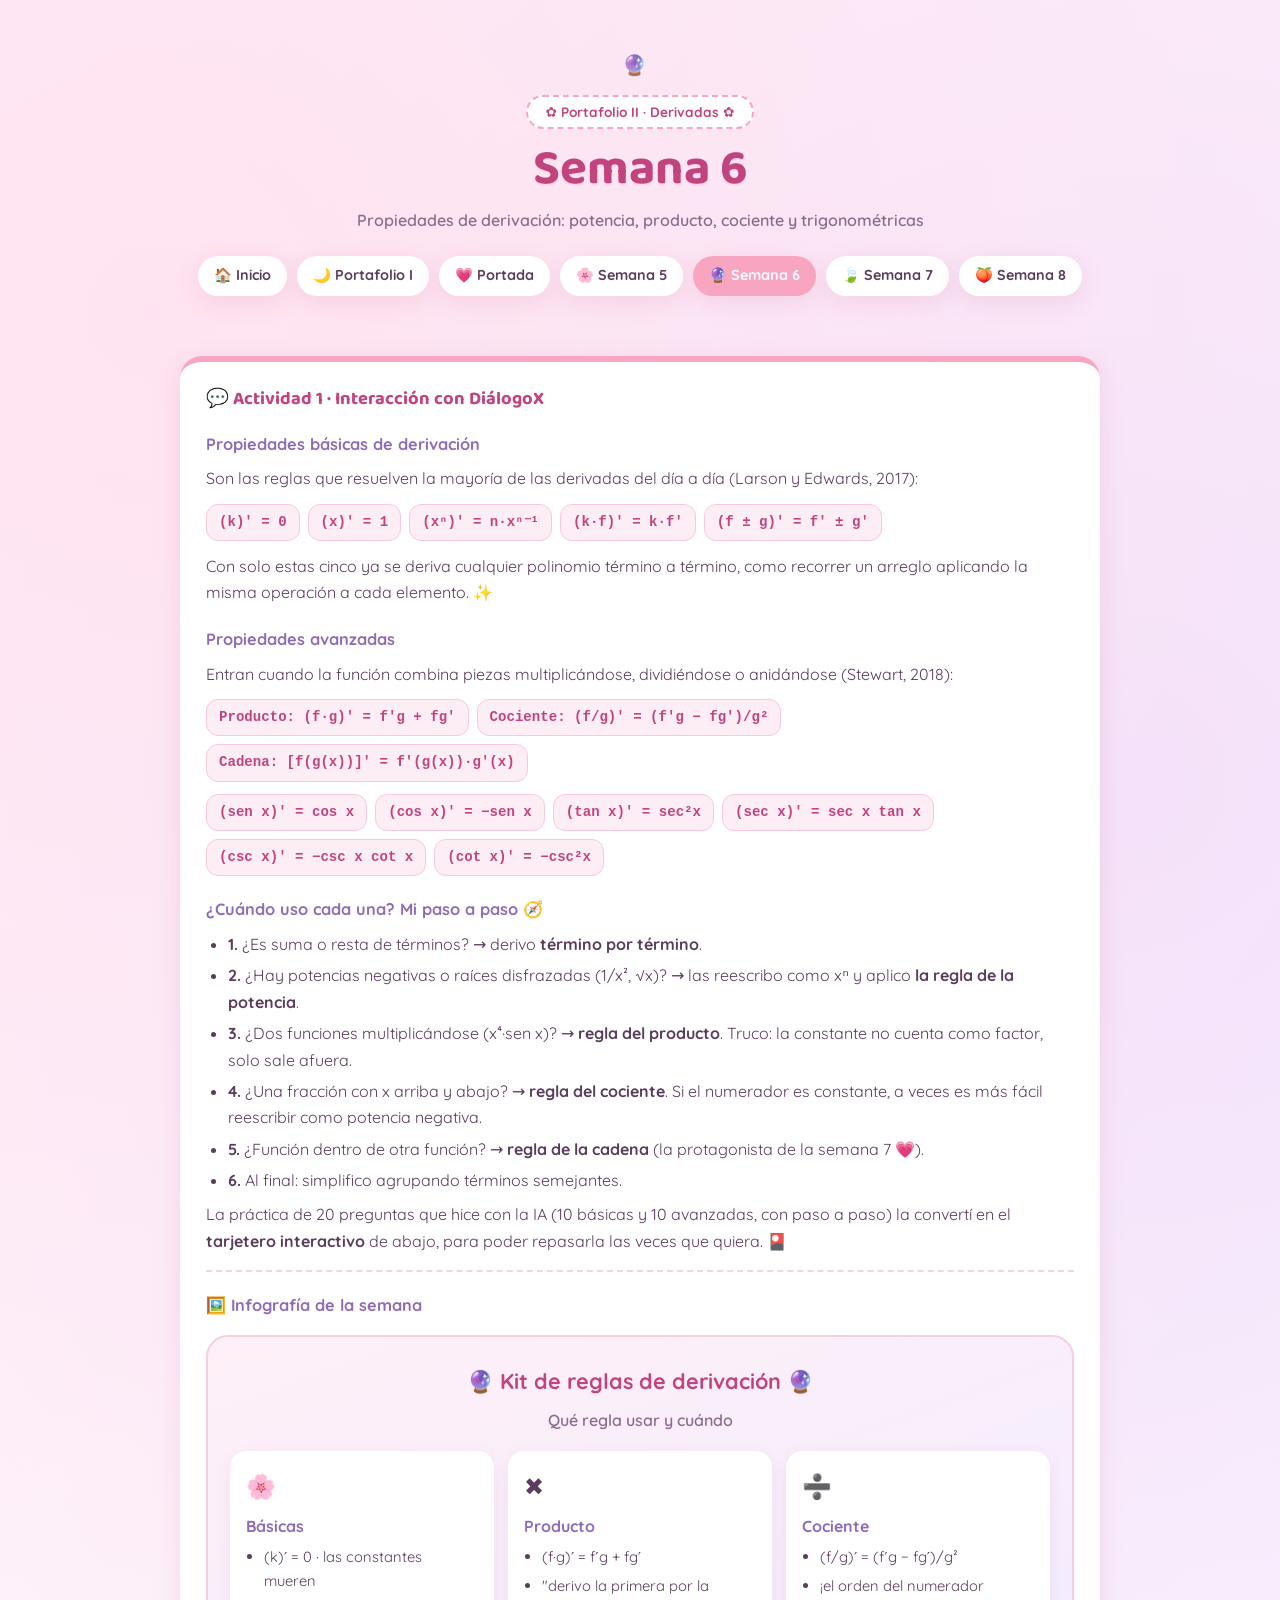
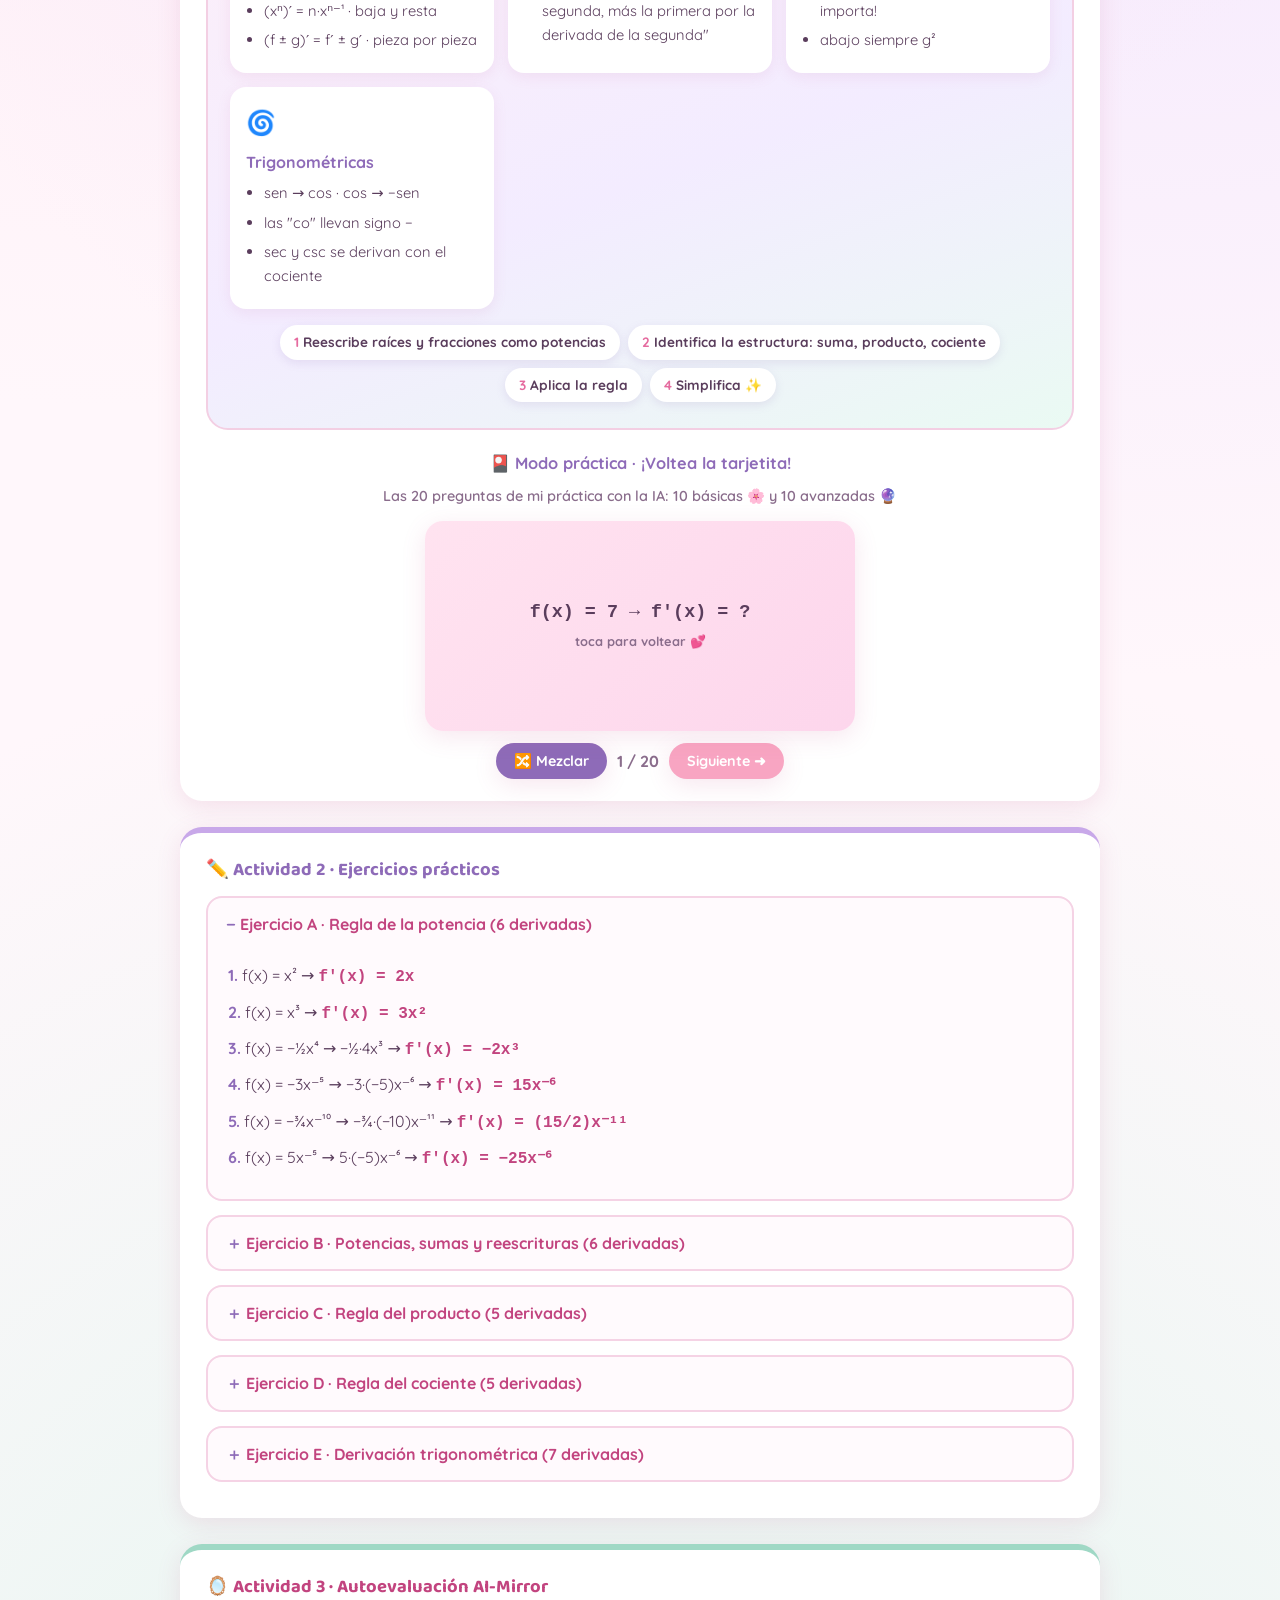
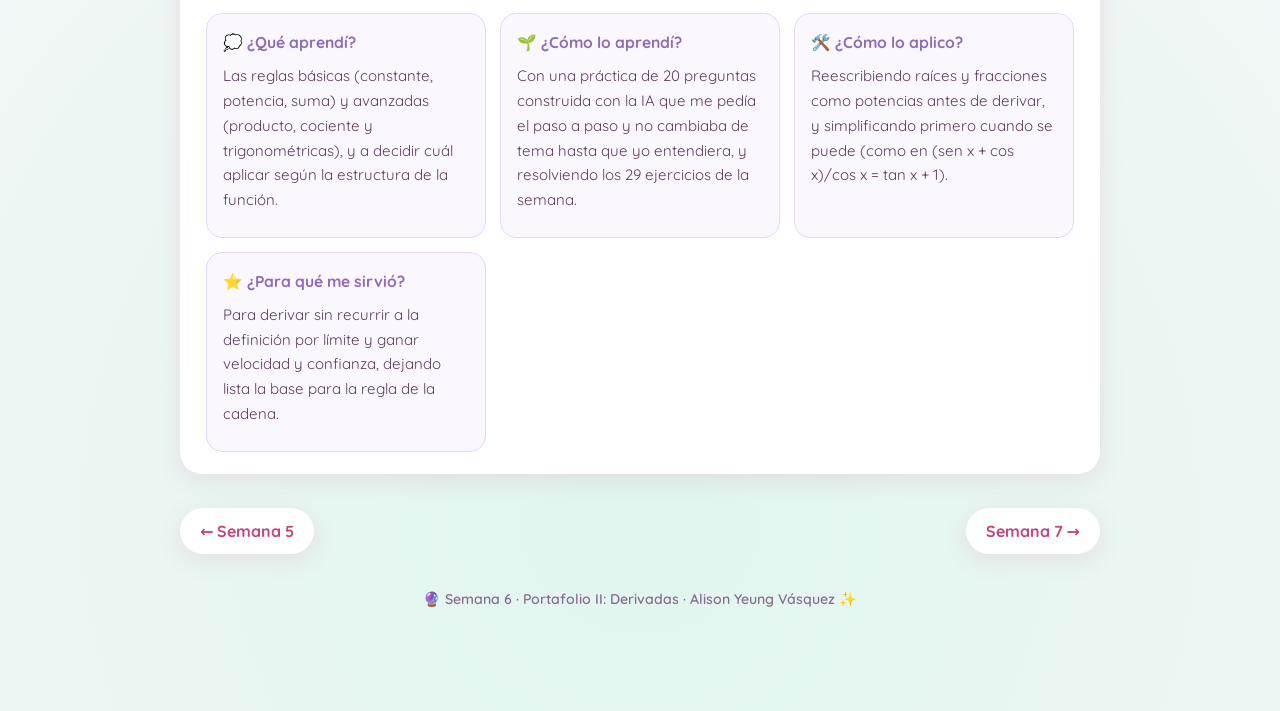
<file: portafolio2/semana6.html>
<!DOCTYPE html>
<html lang="es">
<head>
<meta charset="UTF-8">
<meta name="viewport" content="width=device-width, initial-scale=1.0">
<title>Semana 6 · Propiedades de derivación ♡ Portafolio II</title>
<link rel="preconnect" href="https://fonts.googleapis.com">
<link href="https://fonts.googleapis.com/css2?family=Baloo+2:wght@600;700;800&family=Quicksand:wght@500;600;700&display=swap" rel="stylesheet">
<link rel="stylesheet" href="style.css">
</head>
<body>
<div class="wrap">

<header class="hero">
  <div class="sparkles">🔮</div>
  <div class="eyebrow">✿ Portafolio II · Derivadas ✿</div>
  <h1 class="titulo">Semana 6</h1>
  <p class="subtitulo">Propiedades de derivación: potencia, producto, cociente y trigonométricas</p>
  <nav class="migas">
    <a href="../">🏠 Inicio</a>
    <a href="../portafolio1/">🌙 Portafolio I</a>
    <a href="index.html">💗 Portada</a>
    <a href="semana5.html">🌸 Semana 5</a>
    <a href="semana6.html" aria-current="page">🔮 Semana 6</a>
    <a href="semana7.html">🍃 Semana 7</a>
    <a href="semana8.html">🍑 Semana 8</a>
  </nav>
</header>

<section class="semana">

<!-- ═══════════ ACTIVIDAD 1 ═══════════ -->
<div class="actividad">
<h3 class="act">💬 Actividad 1 · Interacción con DiálogoX</h3>

<h4>Propiedades básicas de derivación</h4>
<p>Son las reglas que resuelven la mayoría de las derivadas del día a día (Larson y Edwards, 2017):</p>
<div class="formulas">
  <span>(k)′ = 0</span>
  <span>(x)′ = 1</span>
  <span>(xⁿ)′ = n·xⁿ⁻¹</span>
  <span>(k·f)′ = k·f′</span>
  <span>(f ± g)′ = f′ ± g′</span>
</div>
<p>Con solo estas cinco ya se deriva cualquier polinomio término a término, como recorrer un arreglo aplicando la misma operación a cada elemento. ✨</p>

<h4>Propiedades avanzadas</h4>
<p>Entran cuando la función combina piezas multiplicándose, dividiéndose o anidándose (Stewart, 2018):</p>
<div class="formulas">
  <span>Producto: (f·g)′ = f′g + fg′</span>
  <span>Cociente: (f/g)′ = (f′g − fg′)/g²</span>
  <span>Cadena: [f(g(x))]′ = f′(g(x))·g′(x)</span>
</div>
<div class="formulas">
  <span>(sen x)′ = cos x</span>
  <span>(cos x)′ = −sen x</span>
  <span>(tan x)′ = sec²x</span>
  <span>(sec x)′ = sec x tan x</span>
  <span>(csc x)′ = −csc x cot x</span>
  <span>(cot x)′ = −csc²x</span>
</div>

<h4>¿Cuándo uso cada una? Mi paso a paso 🧭</h4>
<ul>
  <li><b>1.</b> ¿Es suma o resta de términos? → derivo <strong>término por término</strong>.</li>
  <li><b>2.</b> ¿Hay potencias negativas o raíces disfrazadas (1/x², √x)? → las reescribo como xⁿ y aplico <strong>la regla de la potencia</strong>.</li>
  <li><b>3.</b> ¿Dos funciones multiplicándose (x⁴·sen x)? → <strong>regla del producto</strong>. Truco: la constante no cuenta como factor, solo sale afuera.</li>
  <li><b>4.</b> ¿Una fracción con x arriba y abajo? → <strong>regla del cociente</strong>. Si el numerador es constante, a veces es más fácil reescribir como potencia negativa.</li>
  <li><b>5.</b> ¿Función dentro de otra función? → <strong>regla de la cadena</strong> (la protagonista de la semana 7 💗).</li>
  <li><b>6.</b> Al final: simplifico agrupando términos semejantes.</li>
</ul>
<p>La práctica de 20 preguntas que hice con la IA (10 básicas y 10 avanzadas, con paso a paso) la convertí en el <strong>tarjetero interactivo</strong> de abajo, para poder repasarla las veces que quiera. 🎴</p>

<hr class="suave">
<h4>🖼️ Infografía de la semana</h4>
<div class="infografia">
  <h4 class="info-titulo">🔮 Kit de reglas de derivación 🔮</h4>
  <p class="info-sub">Qué regla usar y cuándo</p>
  <div class="info-grid">
    <div class="info-card"><span class="emo">🌸</span>
      <h5>Básicas</h5>
      <ul><li>(k)′ = 0 · las constantes mueren</li><li>(xⁿ)′ = n·xⁿ⁻¹ · baja y resta</li><li>(f ± g)′ = f′ ± g′ · pieza por pieza</li></ul>
    </div>
    <div class="info-card"><span class="emo">✖️</span>
      <h5>Producto</h5>
      <ul><li>(f·g)′ = f′g + fg′</li><li>"derivo la primera por la segunda, más la primera por la derivada de la segunda"</li></ul>
    </div>
    <div class="info-card"><span class="emo">➗</span>
      <h5>Cociente</h5>
      <ul><li>(f/g)′ = (f′g − fg′)/g²</li><li>¡el orden del numerador importa!</li><li>abajo siempre g²</li></ul>
    </div>
    <div class="info-card"><span class="emo">🌀</span>
      <h5>Trigonométricas</h5>
      <ul><li>sen → cos · cos → −sen</li><li>las "co" llevan signo −</li><li>sec y csc se derivan con el cociente</li></ul>
    </div>
  </div>
  <div class="info-pasos">
    <span><b>1</b> Reescribe raíces y fracciones como potencias</span>
    <span><b>2</b> Identifica la estructura: suma, producto, cociente</span>
    <span><b>3</b> Aplica la regla</span>
    <span><b>4</b> Simplifica ✨</span>
  </div>
</div>

<div class="tarjetero">
  <h4 style="color:var(--lila-oscuro)">🎴 Modo práctica · ¡Voltea la tarjetita!</h4>
  <p style="font-size:.9rem;color:var(--tinta-suave);font-weight:600">Las 20 preguntas de mi práctica con la IA: 10 básicas 🌸 y 10 avanzadas 🔮</p>
  <button class="tarjeta" id="tarjeta" type="button" aria-label="Tarjeta de práctica, presiona para voltear">
    <div class="tarjeta-inner" id="tarjetaInner">
      <div class="cara frente">
        <div class="pregunta" id="tPregunta"></div>
        <div class="pista">toca para voltear 💕</div>
      </div>
      <div class="cara dorso">
        <div class="respuesta" id="tRespuesta"></div>
        <div class="metodo" id="tMetodo"></div>
      </div>
    </div>
  </button>
  <div class="tarjeta-controles">
    <button class="botoncito lila" id="btnMezclar" type="button">🔀 Mezclar</button>
    <span class="contadorcito" id="contador">1 / 20</span>
    <button class="botoncito" id="btnSiguiente" type="button">Siguiente ➜</button>
  </div>
</div>
</div>

<!-- ═══════════ ACTIVIDAD 2 ═══════════ -->
<div class="actividad lila">
<h3 class="act">✏️ Actividad 2 · Ejercicios prácticos</h3>

<details class="ejercicio" open>
<summary>Ejercicio A · Regla de la potencia (6 derivadas)</summary>
<div>
  <p class="paso"><b>1.</b> f(x) = x² → <span class="mate">f′(x) = 2x</span></p>
  <p class="paso"><b>2.</b> f(x) = x³ → <span class="mate">f′(x) = 3x²</span></p>
  <p class="paso"><b>3.</b> f(x) = −½x⁴ → −½·4x³ → <span class="mate">f′(x) = −2x³</span></p>
  <p class="paso"><b>4.</b> f(x) = −3x⁻⁵ → −3·(−5)x⁻⁶ → <span class="mate">f′(x) = 15x⁻⁶</span></p>
  <p class="paso"><b>5.</b> f(x) = −¾x⁻¹⁰ → −¾·(−10)x⁻¹¹ → <span class="mate">f′(x) = (15/2)x⁻¹¹</span></p>
  <p class="paso"><b>6.</b> f(x) = 5x⁻⁵ → 5·(−5)x⁻⁶ → <span class="mate">f′(x) = −25x⁻⁶</span></p>
</div>
</details>

<details class="ejercicio">
<summary>Ejercicio B · Potencias, sumas y reescrituras (6 derivadas)</summary>
<div>
  <p class="paso"><b>1.</b> y = π/x = πx⁻¹ → <span class="mate">y′ = −πx⁻² = −π/x²</span> (π es solo una constante 💕)</p>
  <p class="paso"><b>2.</b> y = −3x⁻⁴ → <span class="mate">y′ = 12x⁻⁵</span></p>
  <p class="paso"><b>3.</b> y = x¹² + 5x⁻² − πx⁻¹⁰ → <span class="mate">y′ = 12x¹¹ − 10x⁻³ + 10πx⁻¹¹</span></p>
  <p class="paso"><b>4.</b> y = 3x⁴ + x³ → <span class="mate">y′ = 12x³ + 3x²</span></p>
  <p class="paso"><b>5.</b> y = 3/x³ + x⁻⁴ = 3x⁻³ + x⁻⁴ → <span class="mate">y′ = −9x⁻⁴ − 4x⁻⁵</span></p>
  <p class="paso"><b>6.</b> y = 1/x − 1/x² = x⁻¹ − x⁻² → <span class="mate">y′ = −x⁻² + 2x⁻³ = −1/x² + 2/x³</span></p>
</div>
</details>

<details class="ejercicio">
<summary>Ejercicio C · Regla del producto (5 derivadas)</summary>
<div>
  <p class="paso"><b>1.</b> y = (x³ + 4)(x² + 1)</p>
  <p class="paso">y′ = 3x²(x² + 1) + (x³ + 4)(2x) = 3x⁴ + 3x² + 2x⁴ + 8x</p>
  <span class="resultado">y′ = 5x⁴ + 3x² + 8x</span>
  <p class="paso"><b>2.</b> y = −x⁴·sen(x)</p>
  <p class="paso">y′ = −4x³·sen(x) + (−x⁴)·cos(x)</p>
  <span class="resultado">y′ = −4x³ sen(x) − x⁴ cos(x)</span>
  <p class="paso"><b>3.</b> y = 5x⁶·cos(x)</p>
  <p class="paso">y′ = 30x⁵·cos(x) + 5x⁶·(−sen(x))</p>
  <span class="resultado">y′ = 30x⁵ cos(x) − 5x⁶ sen(x)</span>
  <p class="paso"><b>4.</b> y = −3x⁹·(x³ − 1)</p>
  <p class="paso">y′ = −27x⁸(x³ − 1) + (−3x⁹)(3x²) = −27x¹¹ + 27x⁸ − 9x¹¹</p>
  <span class="resultado">y′ = −36x¹¹ + 27x⁸</span>
  <p class="paso"><b>5.</b> y = (5x² − 7)(3x² − 1)</p>
  <p class="paso">y′ = 10x(3x² − 1) + (5x² − 7)(6x) = 30x³ − 10x + 30x³ − 42x</p>
  <span class="resultado">y′ = 60x³ − 52x</span>
</div>
</details>

<details class="ejercicio">
<summary>Ejercicio D · Regla del cociente (5 derivadas)</summary>
<div>
  <p class="paso"><b>1.</b> y = x²/(3x² + 1)</p>
  <p class="paso">y′ = [2x(3x² + 1) − x²·6x]/(3x² + 1)² = (6x³ + 2x − 6x³)/(3x² + 1)²</p>
  <span class="resultado">y′ = 2x/(3x² + 1)²</span>
  <p class="paso"><b>2.</b> y = 2/(5x² − 1)</p>
  <p class="paso">y′ = [0·(5x² − 1) − 2·10x]/(5x² − 1)²</p>
  <span class="resultado">y′ = −20x/(5x² − 1)²</span>
  <p class="paso"><b>3.</b> y = (x − 1)/(x + 1)</p>
  <p class="paso">y′ = [1·(x + 1) − (x − 1)·1]/(x + 1)² = (x + 1 − x + 1)/(x + 1)²</p>
  <span class="resultado">y′ = 2/(x + 1)²</span>
  <p class="paso"><b>4.</b> y = (2x² − 1)/(3x + 5)</p>
  <p class="paso">y′ = [4x(3x + 5) − (2x² − 1)·3]/(3x + 5)² = (12x² + 20x − 6x² + 3)/(3x + 5)²</p>
  <span class="resultado">y′ = (6x² + 20x + 3)/(3x + 5)²</span>
  <p class="paso"><b>5.</b> y = (5x − 4)/(3x² + 1)</p>
  <p class="paso">y′ = [5(3x² + 1) − (5x − 4)·6x]/(3x² + 1)² = (15x² + 5 − 30x² + 24x)/(3x² + 1)²</p>
  <span class="resultado">y′ = (−15x² + 24x + 5)/(3x² + 1)²</span>
</div>
</details>

<details class="ejercicio">
<summary>Ejercicio E · Derivación trigonométrica (7 derivadas)</summary>
<div>
  <p class="paso"><b>1.</b> f(x) = 2 sen(x) + 3 cos(x) → <span class="mate">f′(x) = 2 cos(x) − 3 sen(x)</span></p>
  <p class="paso"><b>2.</b> f(x) = sec(x) = 1/cos(x). Por cociente: [0·cos x − 1·(−sen x)]/cos²x = sen x/cos²x = (1/cos x)(sen x/cos x)</p>
  <span class="resultado">f′(x) = sec(x)·tan(x)</span>
  <p class="paso"><b>3.</b> f(x) = sen²(x) = [sen x]². Por cadena: 2 sen(x)·cos(x)</p>
  <span class="resultado">f′(x) = 2 sen(x) cos(x) = sen(2x)</span>
  <p class="paso"><b>4.</b> f(x) = 1 − cos²(x). Derivada: 0 − 2cos(x)·(−sen(x)) = 2 sen(x) cos(x). 💡 Tiene sentido: por la identidad fundamental, 1 − cos²x = sen²x, ¡la misma función del punto 3!</p>
  <span class="resultado">f′(x) = 2 sen(x) cos(x) = sen(2x)</span>
  <p class="paso"><b>5.</b> f(x) = csc(x) = 1/sen(x). Por cociente: −cos x/sen²x = −(1/sen x)(cos x/sen x)</p>
  <span class="resultado">f′(x) = −csc(x)·cot(x)</span>
  <p class="paso"><b>6.</b> f(x) = cot(x) = cos(x)/sen(x). Por cociente: [−sen x·sen x − cos x·cos x]/sen²x = −(sen²x + cos²x)/sen²x = −1/sen²x</p>
  <span class="resultado">f′(x) = −csc²(x)</span>
  <p class="paso"><b>7.</b> f(x) = (sen x + cos x)/cos x. Primero simplifico: sen x/cos x + cos x/cos x = tan(x) + 1</p>
  <span class="resultado">f′(x) = sec²(x)</span>
</div>
</details>
</div>

<!-- ═══════════ ACTIVIDAD 3 ═══════════ -->
<div class="actividad menta">
<h3 class="act">🪞 Actividad 3 · Autoevaluación AI-Mirror</h3>
<div class="mirror-grid">
  <div class="mirror-card"><h4>💭 ¿Qué aprendí?</h4>
    <p>Las reglas básicas (constante, potencia, suma) y avanzadas (producto, cociente y trigonométricas), y a decidir cuál aplicar según la estructura de la función.</p></div>
  <div class="mirror-card"><h4>🌱 ¿Cómo lo aprendí?</h4>
    <p>Con una práctica de 20 preguntas construida con la IA que me pedía el paso a paso y no cambiaba de tema hasta que yo entendiera, y resolviendo los 29 ejercicios de la semana.</p></div>
  <div class="mirror-card"><h4>🛠️ ¿Cómo lo aplico?</h4>
    <p>Reescribiendo raíces y fracciones como potencias antes de derivar, y simplificando primero cuando se puede (como en (sen x + cos x)/cos x = tan x + 1).</p></div>
  <div class="mirror-card"><h4>⭐ ¿Para qué me sirvió?</h4>
    <p>Para derivar sin recurrir a la definición por límite y ganar velocidad y confianza, dejando lista la base para la regla de la cadena.</p></div>
</div>
</div>

<div class="pager">
  <a href="semana5.html">← Semana 5</a>
  <a href="semana7.html">Semana 7 →</a>
</div>
</section>

<footer>🔮 Semana 6 · Portafolio II: Derivadas · Alison Yeung Vásquez ✨</footer>
</div>

<script>
const cartas = [
  // 10 básicas 🌸
  {p:"f(x) = 7 → f′(x) = ?", r:"0", m:"🌸 La derivada de una constante es cero"},
  {p:"f(x) = x⁵ → f′(x) = ?", r:"5x⁴", m:"🌸 Potencia: baja el exponente y réstale 1"},
  {p:"f(x) = 4x³ → f′(x) = ?", r:"12x²", m:"🌸 Constante por función: 4·3x²"},
  {p:"f(x) = x² + x → f′(x) = ?", r:"2x + 1", m:"🌸 Suma: término por término"},
  {p:"f(x) = √x → f′(x) = ?", r:"1/(2√x)", m:"🌸 Reescribe: x^(1/2) → ½x^(−1/2)"},
  {p:"f(x) = 1/x → f′(x) = ?", r:"−1/x²", m:"🌸 Reescribe: x⁻¹ → −x⁻²"},
  {p:"f(x) = 6x → f′(x) = ?", r:"6", m:"🌸 (x)′ = 1, la constante se queda"},
  {p:"f(x) = x⁻³ → f′(x) = ?", r:"−3x⁻⁴", m:"🌸 Potencia con exponente negativo"},
  {p:"f(x) = 2x⁴ − 3x² + 8 → f′(x) = ?", r:"8x³ − 6x", m:"🌸 Polinomio término por término"},
  {p:"f(x) = x/5 → f′(x) = ?", r:"1/5", m:"🌸 Es (1/5)·x, constante por función"},
  // 10 avanzadas 🔮
  {p:"y = x²·sen(x) → y′ = ?", r:"2x sen(x) + x² cos(x)", m:"🔮 Producto: f′g + fg′"},
  {p:"y = x·eˣ → y′ = ?", r:"eˣ + x eˣ = eˣ(1 + x)", m:"🔮 Producto con exponencial"},
  {p:"y = x/(x + 1) → y′ = ?", r:"1/(x + 1)²", m:"🔮 Cociente: (f′g − fg′)/g²"},
  {p:"y = sen(x)/x → y′ = ?", r:"(x cos x − sen x)/x²", m:"🔮 Cociente clásico"},
  {p:"y = tan(x) → y′ = ?", r:"sec²(x)", m:"🔮 Se demuestra con el cociente sen/cos"},
  {p:"y = sec(x) → y′ = ?", r:"sec(x) tan(x)", m:"🔮 Derivada de 1/cos(x)"},
  {p:"y = sen(3x) → y′ = ?", r:"3 cos(3x)", m:"🔮 Cadena: derivada de adentro ×3"},
  {p:"y = (x² + 1)⁵ → y′ = ?", r:"10x(x² + 1)⁴", m:"🔮 Cadena: 5(x²+1)⁴ · 2x"},
  {p:"y = cos²(x) → y′ = ?", r:"−2 sen(x) cos(x)", m:"🔮 Cadena: 2cos(x)·(−sen x)"},
  {p:"y = x² tan(x) → y′ = ?", r:"2x tan(x) + x² sec²(x)", m:"🔮 Producto + trigonométrica"},
];
let orden = cartas.map((_,i)=>i), idx = 0;
const tarjeta = document.getElementById('tarjeta');
function pinta(){
  const c = cartas[orden[idx]];
  document.getElementById('tPregunta').textContent = c.p;
  document.getElementById('tRespuesta').textContent = c.r;
  document.getElementById('tMetodo').textContent = c.m;
  document.getElementById('contador').textContent = (idx+1) + ' / ' + cartas.length;
  tarjeta.classList.remove('volteada');
}
tarjeta.addEventListener('click', ()=> tarjeta.classList.toggle('volteada'));
document.getElementById('btnSiguiente').addEventListener('click', ()=>{ idx = (idx+1)%cartas.length; pinta(); });
document.getElementById('btnMezclar').addEventListener('click', ()=>{
  for(let i=orden.length-1;i>0;i--){ const j = Math.floor(Math.random()*(i+1)); [orden[i],orden[j]]=[orden[j],orden[i]]; }
  idx = 0; pinta();
});
pinta();
</script>
</body>
</html>
</file>
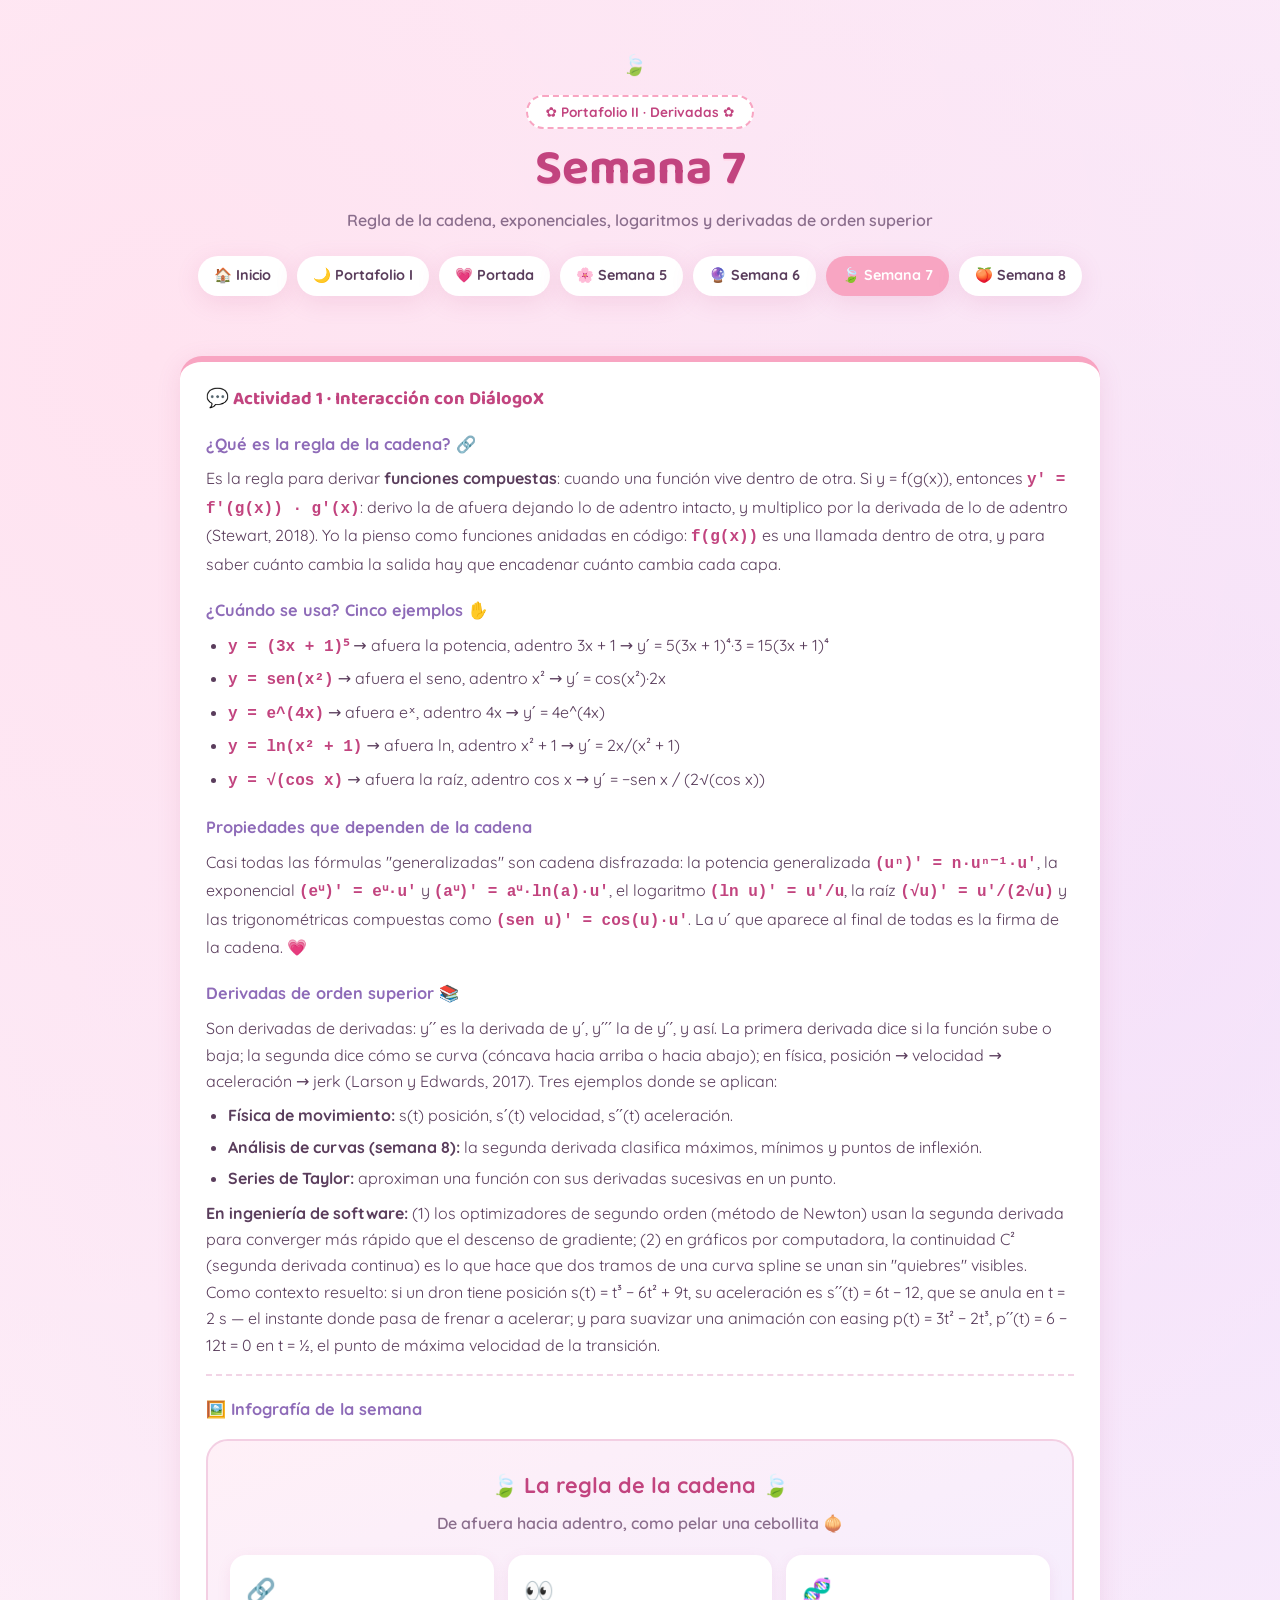
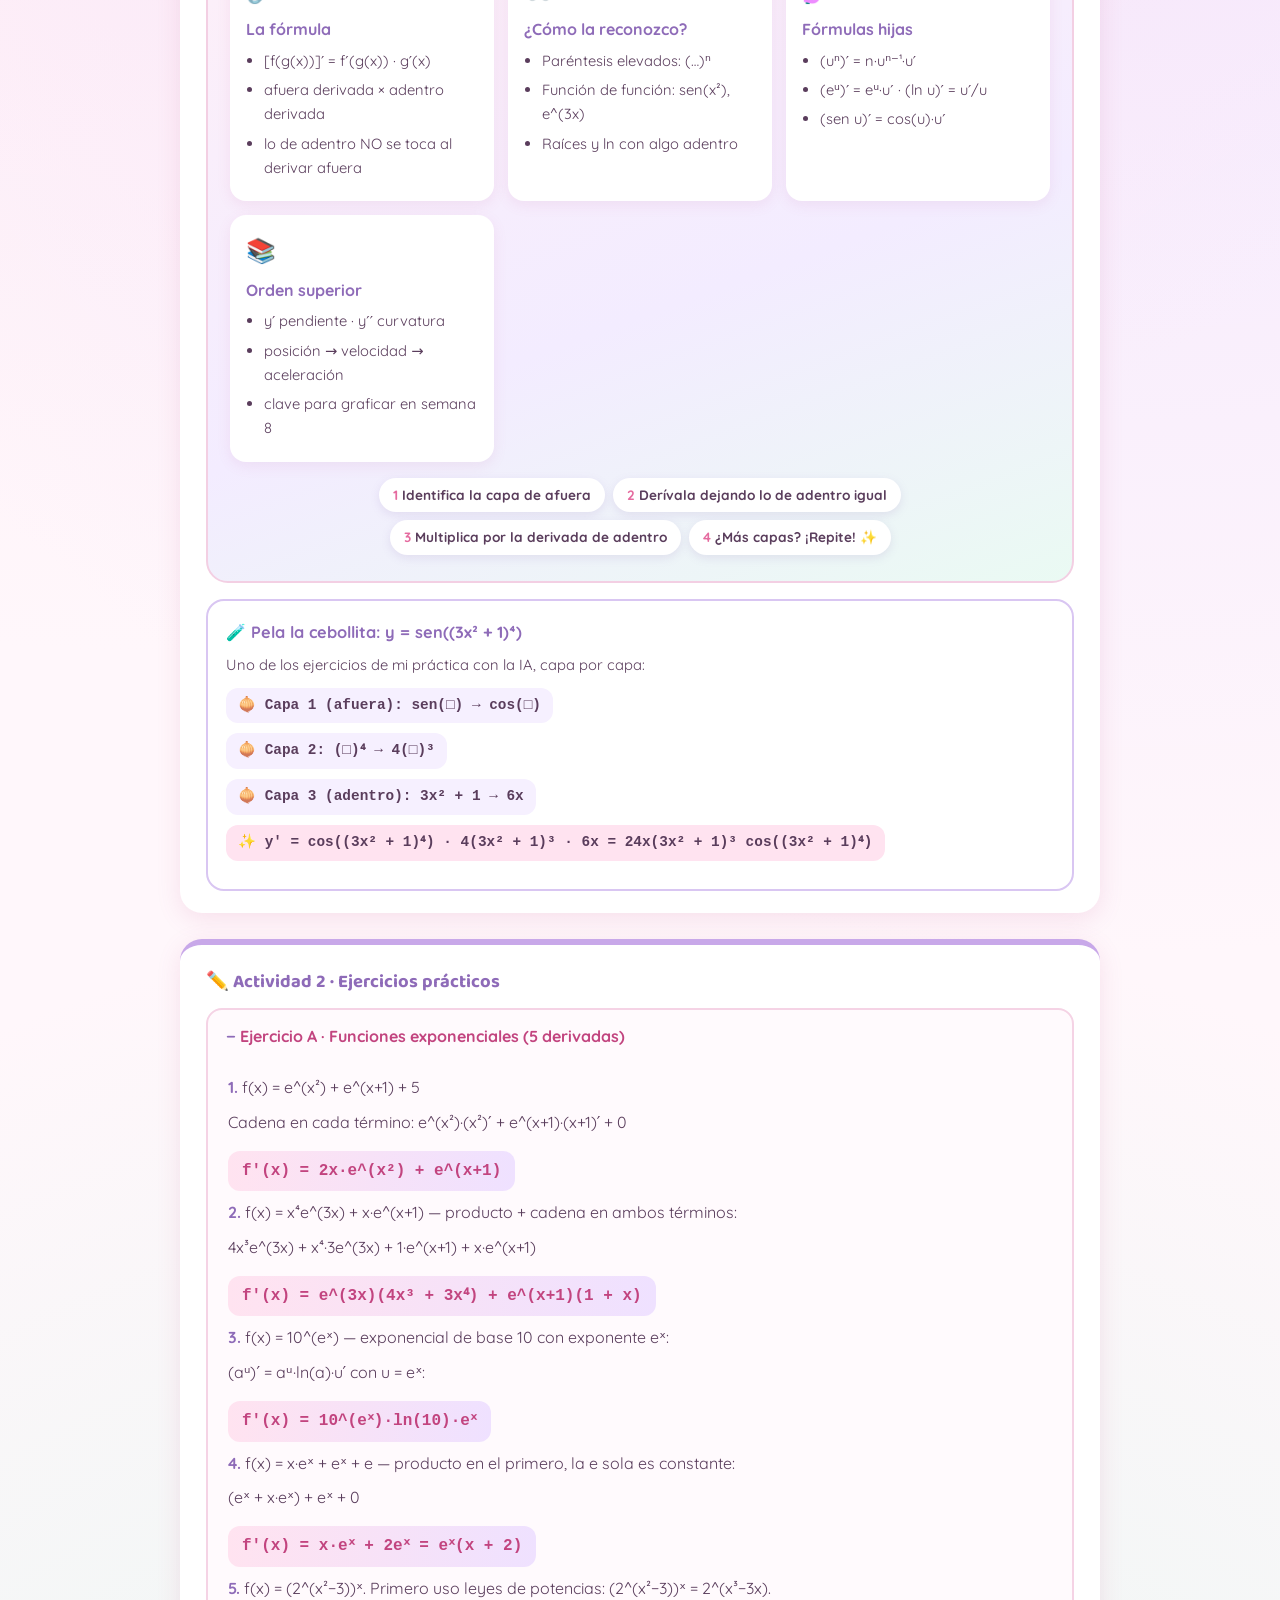
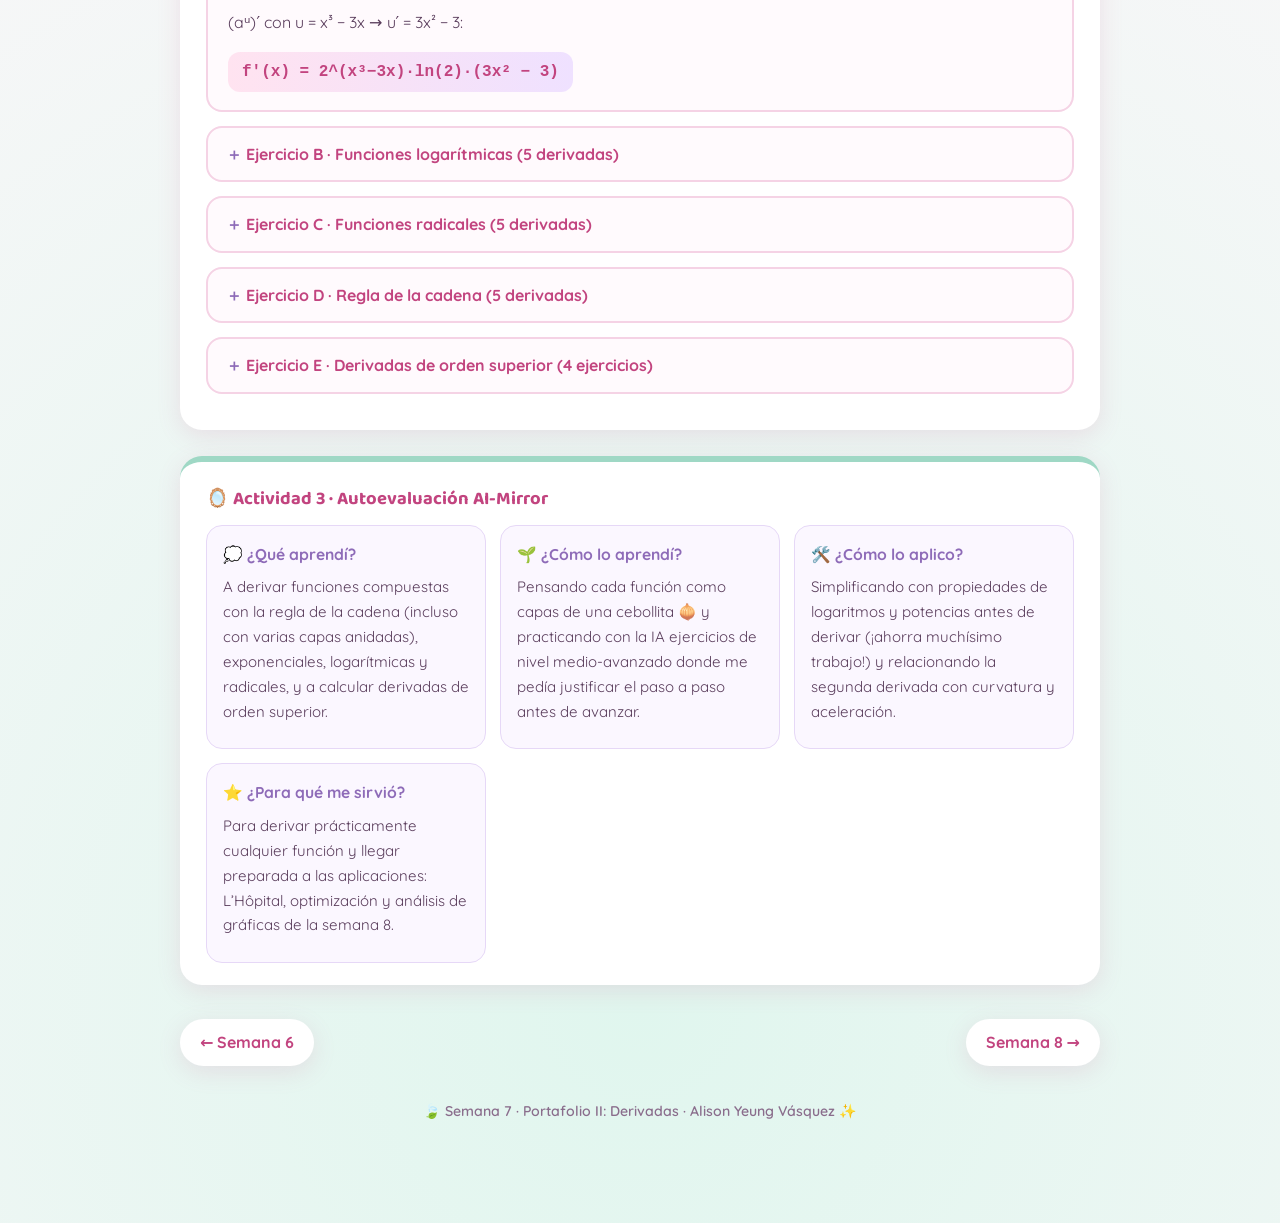
<file: portafolio2/semana7.html>
<!DOCTYPE html>
<html lang="es">
<head>
<meta charset="UTF-8">
<meta name="viewport" content="width=device-width, initial-scale=1.0">
<title>Semana 7 · Regla de la cadena y orden superior ♡ Portafolio II</title>
<link rel="preconnect" href="https://fonts.googleapis.com">
<link href="https://fonts.googleapis.com/css2?family=Baloo+2:wght@600;700;800&family=Quicksand:wght@500;600;700&display=swap" rel="stylesheet">
<link rel="stylesheet" href="style.css">
</head>
<body>
<div class="wrap">

<header class="hero">
  <div class="sparkles">🍃</div>
  <div class="eyebrow">✿ Portafolio II · Derivadas ✿</div>
  <h1 class="titulo">Semana 7</h1>
  <p class="subtitulo">Regla de la cadena, exponenciales, logaritmos y derivadas de orden superior</p>
  <nav class="migas">
    <a href="../">🏠 Inicio</a>
    <a href="../portafolio1/">🌙 Portafolio I</a>
    <a href="index.html">💗 Portada</a>
    <a href="semana5.html">🌸 Semana 5</a>
    <a href="semana6.html">🔮 Semana 6</a>
    <a href="semana7.html" aria-current="page">🍃 Semana 7</a>
    <a href="semana8.html">🍑 Semana 8</a>
  </nav>
</header>

<section class="semana">

<!-- ═══════════ ACTIVIDAD 1 ═══════════ -->
<div class="actividad">
<h3 class="act">💬 Actividad 1 · Interacción con DiálogoX</h3>

<h4>¿Qué es la regla de la cadena? 🔗</h4>
<p>Es la regla para derivar <strong>funciones compuestas</strong>: cuando una función vive dentro de otra. Si y = f(g(x)), entonces <span class="mate">y′ = f′(g(x)) · g′(x)</span>: derivo la de afuera dejando lo de adentro intacto, y multiplico por la derivada de lo de adentro (Stewart, 2018). Yo la pienso como funciones anidadas en código: <span class="mate">f(g(x))</span> es una llamada dentro de otra, y para saber cuánto cambia la salida hay que encadenar cuánto cambia cada capa.</p>

<h4>¿Cuándo se usa? Cinco ejemplos ✋</h4>
<ul>
  <li><span class="mate">y = (3x + 1)⁵</span> → afuera la potencia, adentro 3x + 1 → y′ = 5(3x + 1)⁴·3 = 15(3x + 1)⁴</li>
  <li><span class="mate">y = sen(x²)</span> → afuera el seno, adentro x² → y′ = cos(x²)·2x</li>
  <li><span class="mate">y = e^(4x)</span> → afuera eˣ, adentro 4x → y′ = 4e^(4x)</li>
  <li><span class="mate">y = ln(x² + 1)</span> → afuera ln, adentro x² + 1 → y′ = 2x/(x² + 1)</li>
  <li><span class="mate">y = √(cos x)</span> → afuera la raíz, adentro cos x → y′ = −sen x / (2√(cos x))</li>
</ul>

<h4>Propiedades que dependen de la cadena</h4>
<p>Casi todas las fórmulas "generalizadas" son cadena disfrazada: la potencia generalizada <span class="mate">(uⁿ)′ = n·uⁿ⁻¹·u′</span>, la exponencial <span class="mate">(eᵘ)′ = eᵘ·u′</span> y <span class="mate">(aᵘ)′ = aᵘ·ln(a)·u′</span>, el logaritmo <span class="mate">(ln u)′ = u′/u</span>, la raíz <span class="mate">(√u)′ = u′/(2√u)</span> y las trigonométricas compuestas como <span class="mate">(sen u)′ = cos(u)·u′</span>. La u′ que aparece al final de todas es la firma de la cadena. 💗</p>

<h4>Derivadas de orden superior 📚</h4>
<p>Son derivadas de derivadas: y′′ es la derivada de y′, y′′′ la de y′′, y así. La primera derivada dice si la función sube o baja; la segunda dice cómo se curva (cóncava hacia arriba o hacia abajo); en física, posición → velocidad → aceleración → jerk (Larson y Edwards, 2017). Tres ejemplos donde se aplican:</p>
<ul>
  <li><strong>Física de movimiento:</strong> s(t) posición, s′(t) velocidad, s′′(t) aceleración.</li>
  <li><strong>Análisis de curvas (semana 8):</strong> la segunda derivada clasifica máximos, mínimos y puntos de inflexión.</li>
  <li><strong>Series de Taylor:</strong> aproximan una función con sus derivadas sucesivas en un punto.</li>
</ul>
<p><strong>En ingeniería de software:</strong> (1) los optimizadores de segundo orden (método de Newton) usan la segunda derivada para converger más rápido que el descenso de gradiente; (2) en gráficos por computadora, la continuidad C² (segunda derivada continua) es lo que hace que dos tramos de una curva spline se unan sin "quiebres" visibles. Como contexto resuelto: si un dron tiene posición s(t) = t³ − 6t² + 9t, su aceleración es s′′(t) = 6t − 12, que se anula en t = 2 s — el instante donde pasa de frenar a acelerar; y para suavizar una animación con easing p(t) = 3t² − 2t³, p′′(t) = 6 − 12t = 0 en t = ½, el punto de máxima velocidad de la transición.</p>

<hr class="suave">
<h4>🖼️ Infografía de la semana</h4>
<div class="infografia">
  <h4 class="info-titulo">🍃 La regla de la cadena 🍃</h4>
  <p class="info-sub">De afuera hacia adentro, como pelar una cebollita 🧅</p>
  <div class="info-grid">
    <div class="info-card"><span class="emo">🔗</span>
      <h5>La fórmula</h5>
      <ul><li>[f(g(x))]′ = f′(g(x)) · g′(x)</li><li>afuera derivada × adentro derivada</li><li>lo de adentro NO se toca al derivar afuera</li></ul>
    </div>
    <div class="info-card"><span class="emo">👀</span>
      <h5>¿Cómo la reconozco?</h5>
      <ul><li>Paréntesis elevados: (…)ⁿ</li><li>Función de función: sen(x²), e^(3x)</li><li>Raíces y ln con algo adentro</li></ul>
    </div>
    <div class="info-card"><span class="emo">🧬</span>
      <h5>Fórmulas hijas</h5>
      <ul><li>(uⁿ)′ = n·uⁿ⁻¹·u′</li><li>(eᵘ)′ = eᵘ·u′ · (ln u)′ = u′/u</li><li>(sen u)′ = cos(u)·u′</li></ul>
    </div>
    <div class="info-card"><span class="emo">📚</span>
      <h5>Orden superior</h5>
      <ul><li>y′ pendiente · y′′ curvatura</li><li>posición → velocidad → aceleración</li><li>clave para graficar en semana 8</li></ul>
    </div>
  </div>
  <div class="info-pasos">
    <span><b>1</b> Identifica la capa de afuera</span>
    <span><b>2</b> Derívala dejando lo de adentro igual</span>
    <span><b>3</b> Multiplica por la derivada de adentro</span>
    <span><b>4</b> ¿Más capas? ¡Repite! ✨</span>
  </div>
</div>

<div class="lab">
  <h4>🧪 Pela la cebollita: y = sen((3x² + 1)⁴)</h4>
  <p style="font-size:.92rem">Uno de los ejercicios de mi práctica con la IA, capa por capa:</p>
  <div class="lecturas" style="flex-direction:column;align-items:flex-start">
    <span>🧅 Capa 1 (afuera): sen(□) → cos(□)</span>
    <span>🧅 Capa 2: (□)⁴ → 4(□)³</span>
    <span>🧅 Capa 3 (adentro): 3x² + 1 → 6x</span>
    <span style="background:#ffe3f0">✨ y′ = cos((3x² + 1)⁴) · 4(3x² + 1)³ · 6x = 24x(3x² + 1)³ cos((3x² + 1)⁴)</span>
  </div>
</div>
</div>

<!-- ═══════════ ACTIVIDAD 2 ═══════════ -->
<div class="actividad lila">
<h3 class="act">✏️ Actividad 2 · Ejercicios prácticos</h3>

<details class="ejercicio" open>
<summary>Ejercicio A · Funciones exponenciales (5 derivadas)</summary>
<div>
  <p class="paso"><b>1.</b> f(x) = e^(x²) + e^(x+1) + 5</p>
  <p class="paso">Cadena en cada término: e^(x²)·(x²)′ + e^(x+1)·(x+1)′ + 0</p>
  <span class="resultado">f′(x) = 2x·e^(x²) + e^(x+1)</span>
  <p class="paso"><b>2.</b> f(x) = x⁴e^(3x) + x·e^(x+1) — producto + cadena en ambos términos:</p>
  <p class="paso">4x³e^(3x) + x⁴·3e^(3x) + 1·e^(x+1) + x·e^(x+1)</p>
  <span class="resultado">f′(x) = e^(3x)(4x³ + 3x⁴) + e^(x+1)(1 + x)</span>
  <p class="paso"><b>3.</b> f(x) = 10^(eˣ) — exponencial de base 10 con exponente eˣ:</p>
  <p class="paso">(aᵘ)′ = aᵘ·ln(a)·u′ con u = eˣ:</p>
  <span class="resultado">f′(x) = 10^(eˣ)·ln(10)·eˣ</span>
  <p class="paso"><b>4.</b> f(x) = x·eˣ + eˣ + e — producto en el primero, la e sola es constante:</p>
  <p class="paso">(eˣ + x·eˣ) + eˣ + 0</p>
  <span class="resultado">f′(x) = x·eˣ + 2eˣ = eˣ(x + 2)</span>
  <p class="paso"><b>5.</b> f(x) = (2^(x²−3))ˣ. Primero uso leyes de potencias: (2^(x²−3))ˣ = 2^(x³−3x).</p>
  <p class="paso">(aᵘ)′ con u = x³ − 3x → u′ = 3x² − 3:</p>
  <span class="resultado">f′(x) = 2^(x³−3x)·ln(2)·(3x² − 3)</span>
</div>
</details>

<details class="ejercicio">
<summary>Ejercicio B · Funciones logarítmicas (5 derivadas)</summary>
<div>
  <p class="paso"><b>1.</b> f(x) = Ln(x³/5). Propiedades del log: = 3 Ln(x) − Ln(5) → la constante muere:</p>
  <span class="resultado">f′(x) = 3/x</span>
  <p class="paso"><b>2.</b> f(x) = 1/Ln(√x). Como Ln(√x) = ½Ln(x), f(x) = 2/Ln(x) = 2·(Ln x)⁻¹.</p>
  <p class="paso">Cadena: −2·(Ln x)⁻²·(1/x)</p>
  <span class="resultado">f′(x) = −2 / (x·Ln²(x))</span>
  <p class="paso"><b>3.</b> f(x) = Ln(x)/3ˣ — regla del cociente con (3ˣ)′ = 3ˣ ln 3:</p>
  <p class="paso">[(1/x)·3ˣ − Ln(x)·3ˣ·ln(3)] / 3²ˣ — el 3ˣ se cancela:</p>
  <span class="resultado">f′(x) = (1/x − ln(3)·Ln(x)) / 3ˣ</span>
  <p class="paso"><b>4.</b> f(x) = log₂(x⁷) = 7·log₂(x). Con (log₂x)′ = 1/(x ln 2):</p>
  <span class="resultado">f′(x) = 7 / (x·ln 2)</span>
  <p class="paso"><b>5.</b> f(x) = log₅((x+2)/x²)³. Propiedades: = 3·log₅(x+2) − 6·log₅(x) = (3 ln(x+2) − 6 ln x)/ln 5:</p>
  <span class="resultado">f′(x) = (3/ln 5)·[1/(x+2) − 2/x]</span>
</div>
</details>

<details class="ejercicio">
<summary>Ejercicio C · Funciones radicales (5 derivadas)</summary>
<div>
  <p class="paso">Estrategia 🌷: toda raíz es una potencia fraccionaria, así que todas salen con <span class="mate">(uⁿ)′ = n·uⁿ⁻¹·u′</span>.</p>
  <p class="paso"><b>1.</b> f(x) = √(3x + 5) = (3x+5)^(1/2) → ½(3x+5)^(−1/2)·3</p>
  <span class="resultado">f′(x) = 3 / (2√(3x + 5))</span>
  <p class="paso"><b>2.</b> f(x) = ³√(4x + x − 6) = (5x − 6)^(1/3) → ⅓(5x−6)^(−2/3)·5</p>
  <span class="resultado">f′(x) = 5 / (3·³√((5x − 6)²))</span>
  <p class="paso"><b>3.</b> f(x) = √(5(7x² + 12x)) = (35x² + 60x)^(1/2) → (70x + 60)/(2√(35x² + 60x))</p>
  <span class="resultado">f′(x) = (35x + 30) / √(35x² + 60x)</span>
  <p class="paso"><b>4.</b> f(x) = ⁴√(8x² − 7x) = (8x² − 7x)^(1/4) → ¼(8x² − 7x)^(−3/4)·(16x − 7)</p>
  <span class="resultado">f′(x) = (16x − 7) / (4·⁴√((8x² − 7x)³))</span>
  <p class="paso"><b>5.</b> f(x) = ⁵√(x³ + 2x² − x) → ⅕(x³ + 2x² − x)^(−4/5)·(3x² + 4x − 1)</p>
  <span class="resultado">f′(x) = (3x² + 4x − 1) / (5·⁵√((x³ + 2x² − x)⁴))</span>
</div>
</details>

<details class="ejercicio">
<summary>Ejercicio D · Regla de la cadena (5 derivadas)</summary>
<div>
  <p class="paso"><b>1.</b> f(x) = (x² − 2x + 4)/(x + 2) — cociente:</p>
  <p class="paso">[(2x − 2)(x + 2) − (x² − 2x + 4)·1]/(x + 2)² = (2x² + 2x − 4 − x² + 2x − 4)/(x + 2)²</p>
  <span class="resultado">f′(x) = (x² + 4x − 8)/(x + 2)²</span>
  <p class="paso"><b>2.</b> g(x) = sen²(2x³ + x) — cadena doble: potencia → seno → polinomio:</p>
  <p class="paso">2 sen(2x³ + x)·cos(2x³ + x)·(6x² + 1)</p>
  <span class="resultado">g′(x) = (6x² + 1)·sen(2(2x³ + x))</span>
  <p class="paso"><b>3.</b> h(x) = Ln((1/x)³) = 3 Ln(x⁻¹) = −3 Ln(x):</p>
  <span class="resultado">h′(x) = −3/x</span>
  <p class="paso"><b>4.</b> c(x) = ⁶√(cos(2x + 1)) = (cos(2x+1))^(1/6):</p>
  <p class="paso">⅙(cos(2x+1))^(−5/6)·(−sen(2x+1))·2</p>
  <span class="resultado">c′(x) = −sen(2x + 1) / (3·⁶√(cos⁵(2x + 1)))</span>
  <p class="paso"><b>5.</b> k(x) = x²·sen(x³/(x+1)) — producto + cadena + cociente 🌪️. Sea u = x³/(x+1):</p>
  <p class="paso">u′ = [3x²(x+1) − x³]/(x+1)² = (2x³ + 3x²)/(x+1)²</p>
  <p class="paso">k′(x) = 2x·sen(u) + x²·cos(u)·u′</p>
  <span class="resultado">k′(x) = 2x·sen(x³/(x+1)) + x²(2x³ + 3x²)/(x+1)²·cos(x³/(x+1))</span>
</div>
</details>

<details class="ejercicio">
<summary>Ejercicio E · Derivadas de orden superior (4 ejercicios)</summary>
<div>
  <p class="paso"><b>1.</b> y = 1/√x = x^(−1/2), hallar y⁽⁴⁾ — derivo cuatro veces, el exponente baja de a poquito:</p>
  <p class="paso">y′ = −½x^(−3/2) · y′′ = ¾x^(−5/2) · y′′′ = −(15/8)x^(−7/2)</p>
  <span class="resultado">y⁽⁴⁾ = (105/16)·x^(−9/2)</span>
  <p class="paso"><b>2.</b> y = e⁻ˣ·Ln(x), hallar y′′ — producto dos veces:</p>
  <p class="paso">y′ = −e⁻ˣLn(x) + e⁻ˣ/x = e⁻ˣ(1/x − Ln x)</p>
  <p class="paso">y′′ = −e⁻ˣ(1/x − Ln x) + e⁻ˣ(−1/x² − 1/x)</p>
  <span class="resultado">y′′ = e⁻ˣ(Ln(x) − 2/x − 1/x²)</span>
  <p class="paso"><b>3.</b> y = ln(x), hallar y′′′:</p>
  <p class="paso">y′ = 1/x = x⁻¹ · y′′ = −x⁻²</p>
  <span class="resultado">y′′′ = 2x⁻³ = 2/x³</span>
  <p class="paso"><b>4.</b> y = 4x² + 4, hallar y⁽²⁰⁾:</p>
  <p class="paso">y′ = 8x · y′′ = 8 · y′′′ = 0 — y de la tercera en adelante todas son cero, porque un polinomio de grado n se "agota" en n+1 derivadas.</p>
  <span class="resultado">y⁽²⁰⁾ = 0</span>
</div>
</details>
</div>

<!-- ═══════════ ACTIVIDAD 3 ═══════════ -->
<div class="actividad menta">
<h3 class="act">🪞 Actividad 3 · Autoevaluación AI-Mirror</h3>
<div class="mirror-grid">
  <div class="mirror-card"><h4>💭 ¿Qué aprendí?</h4>
    <p>A derivar funciones compuestas con la regla de la cadena (incluso con varias capas anidadas), exponenciales, logarítmicas y radicales, y a calcular derivadas de orden superior.</p></div>
  <div class="mirror-card"><h4>🌱 ¿Cómo lo aprendí?</h4>
    <p>Pensando cada función como capas de una cebollita 🧅 y practicando con la IA ejercicios de nivel medio-avanzado donde me pedía justificar el paso a paso antes de avanzar.</p></div>
  <div class="mirror-card"><h4>🛠️ ¿Cómo lo aplico?</h4>
    <p>Simplificando con propiedades de logaritmos y potencias antes de derivar (¡ahorra muchísimo trabajo!) y relacionando la segunda derivada con curvatura y aceleración.</p></div>
  <div class="mirror-card"><h4>⭐ ¿Para qué me sirvió?</h4>
    <p>Para derivar prácticamente cualquier función y llegar preparada a las aplicaciones: L’Hôpital, optimización y análisis de gráficas de la semana 8.</p></div>
</div>
</div>

<div class="pager">
  <a href="semana6.html">← Semana 6</a>
  <a href="semana8.html">Semana 8 →</a>
</div>
</section>

<footer>🍃 Semana 7 · Portafolio II: Derivadas · Alison Yeung Vásquez ✨</footer>
</div>
</body>
</html>
</file>
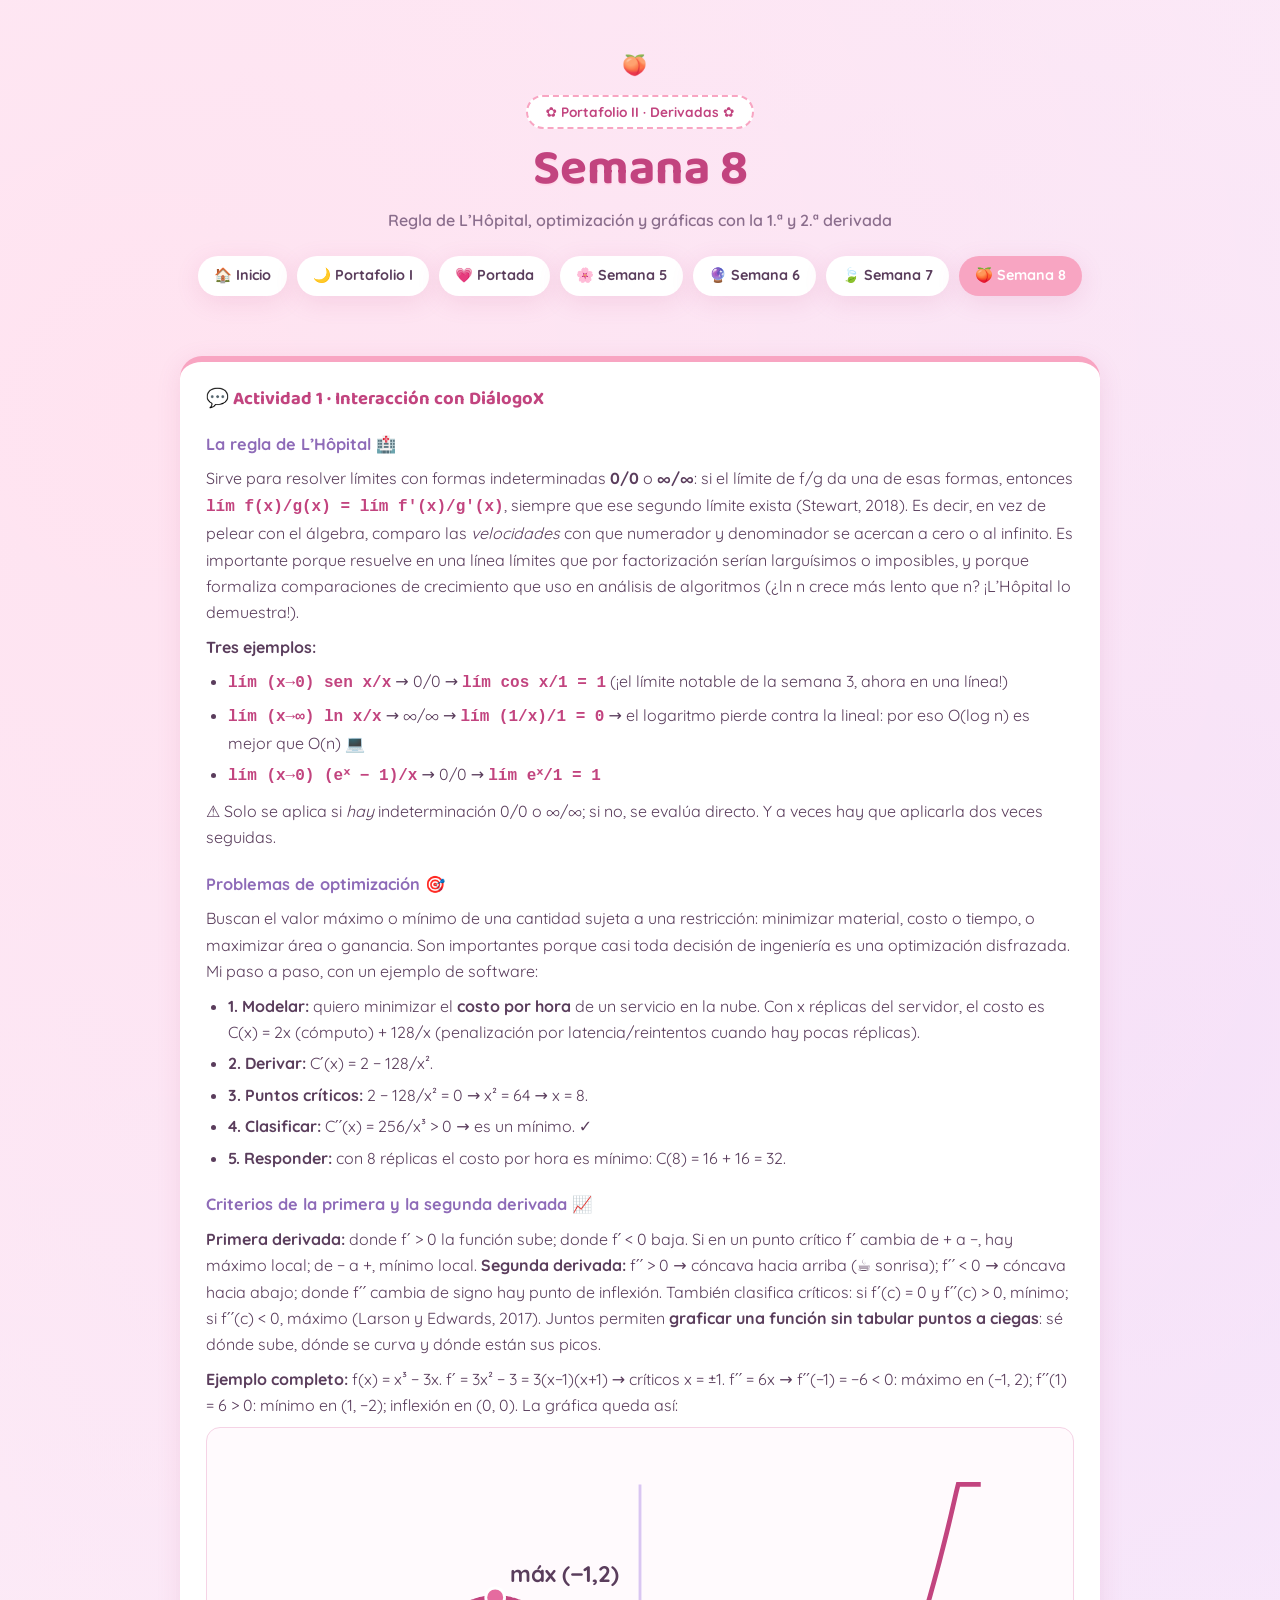
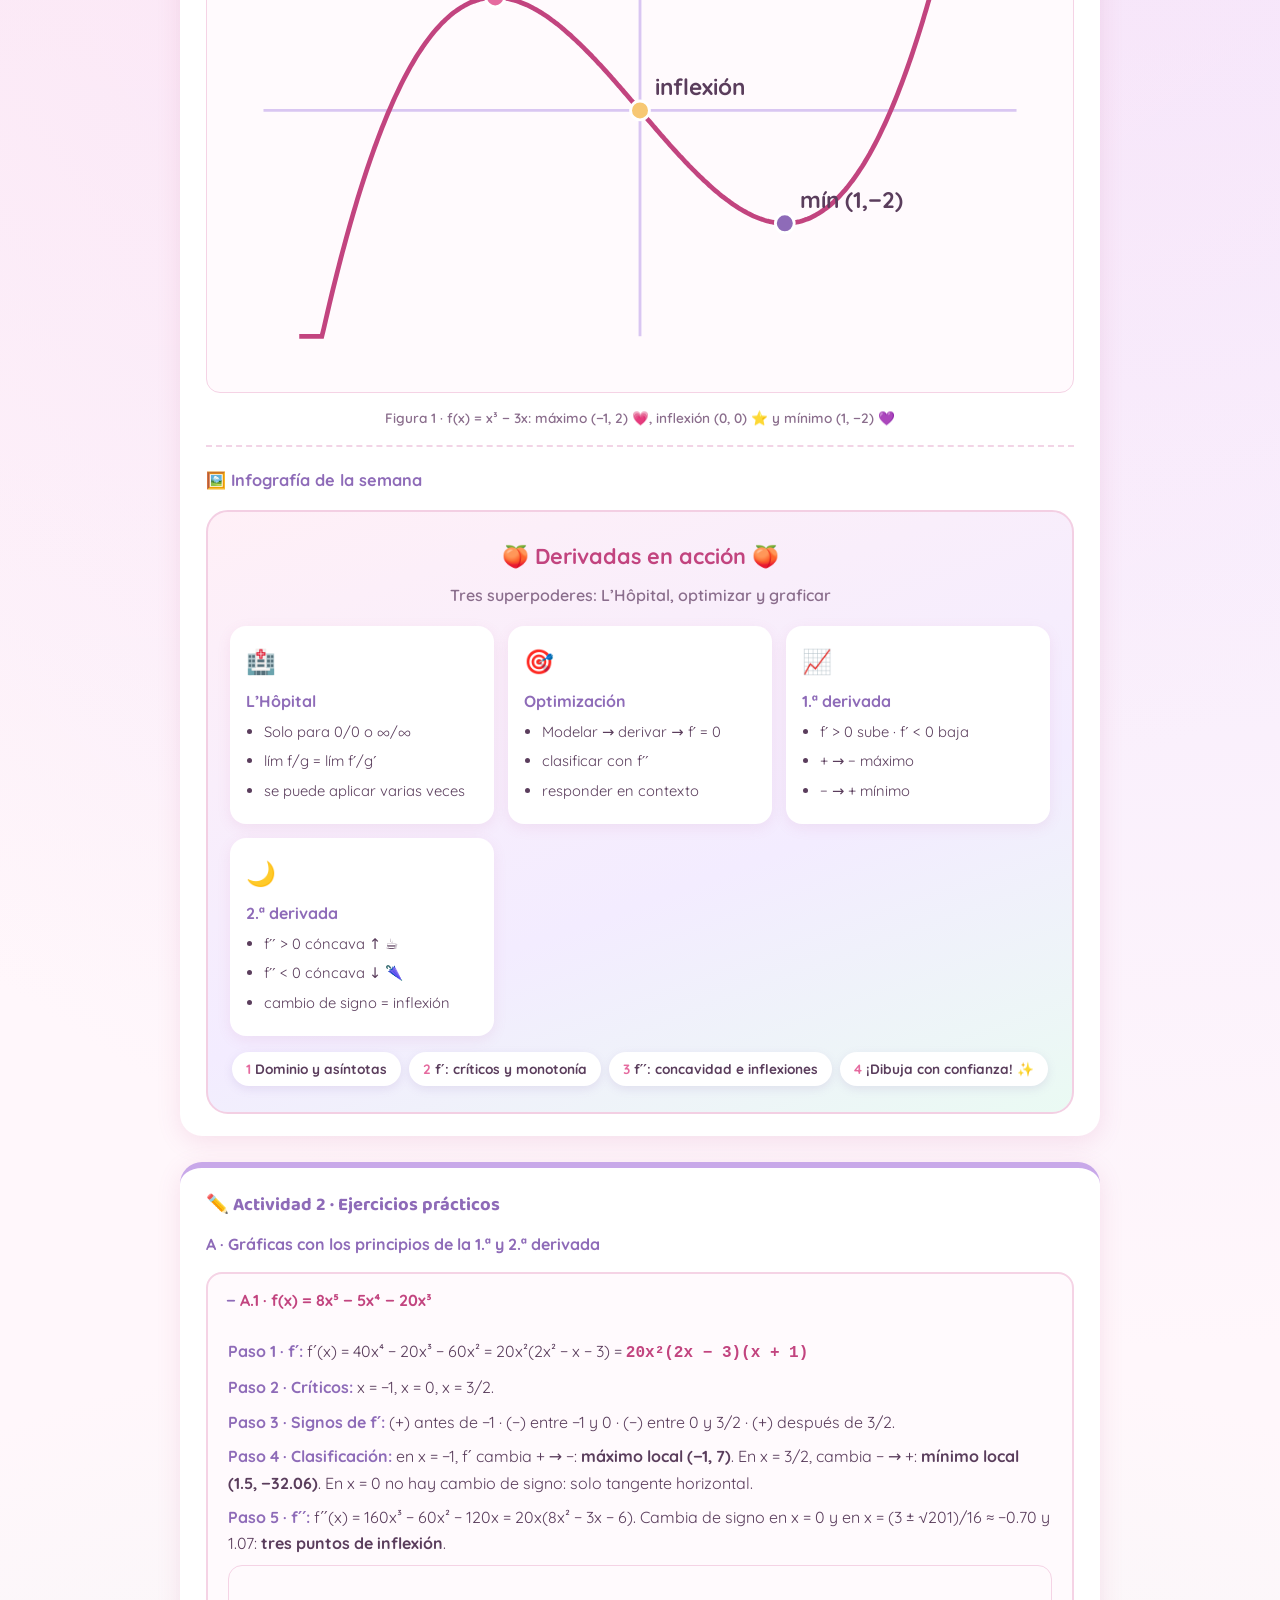
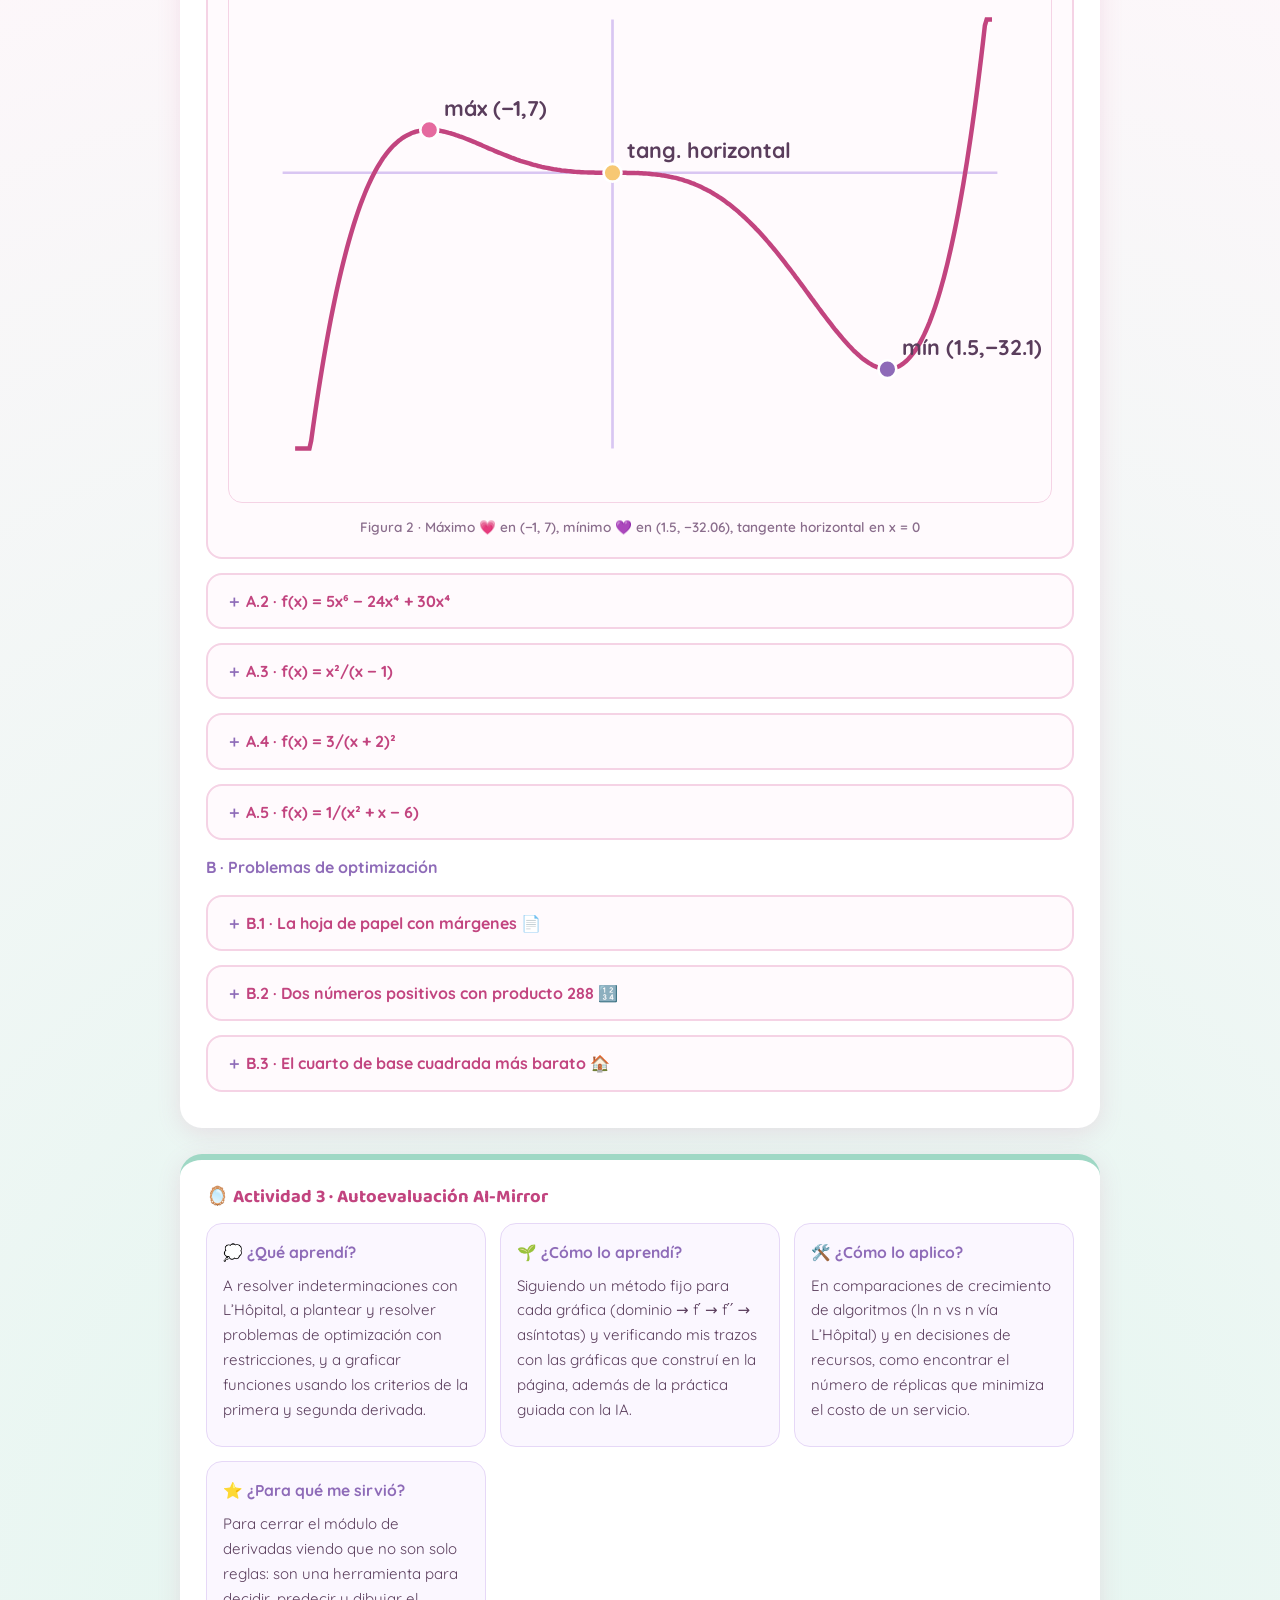
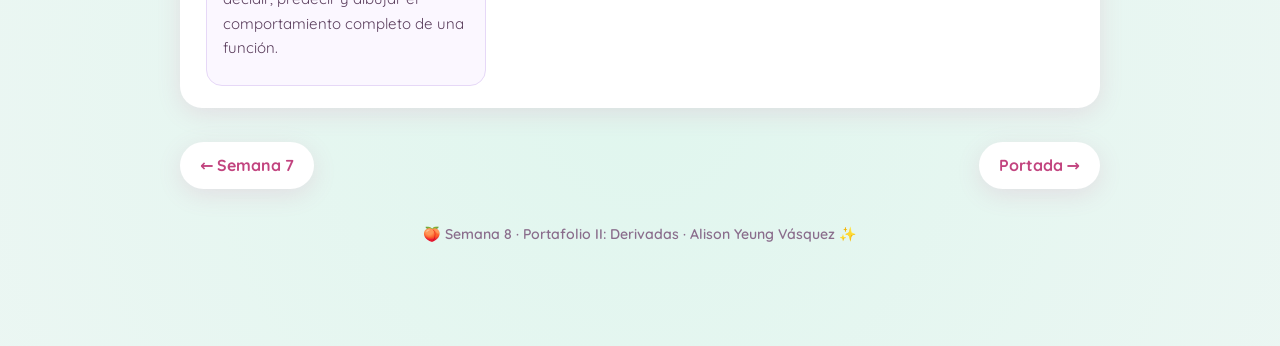
<file: portafolio2/semana8.html>
<!DOCTYPE html>
<html lang="es">
<head>
<meta charset="UTF-8">
<meta name="viewport" content="width=device-width, initial-scale=1.0">
<title>Semana 8 · L’Hôpital, optimización y gráficas ♡ Portafolio II</title>
<link rel="preconnect" href="https://fonts.googleapis.com">
<link href="https://fonts.googleapis.com/css2?family=Baloo+2:wght@600;700;800&family=Quicksand:wght@500;600;700&display=swap" rel="stylesheet">
<link rel="stylesheet" href="style.css">
</head>
<body>
<div class="wrap">

<header class="hero">
  <div class="sparkles">🍑</div>
  <div class="eyebrow">✿ Portafolio II · Derivadas ✿</div>
  <h1 class="titulo">Semana 8</h1>
  <p class="subtitulo">Regla de L’Hôpital, optimización y gráficas con la 1.ª y 2.ª derivada</p>
  <nav class="migas">
    <a href="../">🏠 Inicio</a>
    <a href="../portafolio1/">🌙 Portafolio I</a>
    <a href="index.html">💗 Portada</a>
    <a href="semana5.html">🌸 Semana 5</a>
    <a href="semana6.html">🔮 Semana 6</a>
    <a href="semana7.html">🍃 Semana 7</a>
    <a href="semana8.html" aria-current="page">🍑 Semana 8</a>
  </nav>
</header>

<section class="semana">

<!-- ═══════════ ACTIVIDAD 1 ═══════════ -->
<div class="actividad">
<h3 class="act">💬 Actividad 1 · Interacción con DiálogoX</h3>

<h4>La regla de L’Hôpital 🏥</h4>
<p>Sirve para resolver límites con formas indeterminadas <strong>0/0</strong> o <strong>∞/∞</strong>: si el límite de f/g da una de esas formas, entonces <span class="mate">lím f(x)/g(x) = lím f′(x)/g′(x)</span>, siempre que ese segundo límite exista (Stewart, 2018). Es decir, en vez de pelear con el álgebra, comparo las <em>velocidades</em> con que numerador y denominador se acercan a cero o al infinito. Es importante porque resuelve en una línea límites que por factorización serían larguísimos o imposibles, y porque formaliza comparaciones de crecimiento que uso en análisis de algoritmos (¿ln n crece más lento que n? ¡L’Hôpital lo demuestra!).</p>
<p><strong>Tres ejemplos:</strong></p>
<ul>
  <li><span class="mate">lím (x→0) sen x/x</span> → 0/0 → <span class="mate">lím cos x/1 = 1</span> (¡el límite notable de la semana 3, ahora en una línea!)</li>
  <li><span class="mate">lím (x→∞) ln x/x</span> → ∞/∞ → <span class="mate">lím (1/x)/1 = 0</span> → el logaritmo pierde contra la lineal: por eso O(log n) es mejor que O(n) 💻</li>
  <li><span class="mate">lím (x→0) (eˣ − 1)/x</span> → 0/0 → <span class="mate">lím eˣ/1 = 1</span></li>
</ul>
<p>⚠️ Solo se aplica si <em>hay</em> indeterminación 0/0 o ∞/∞; si no, se evalúa directo. Y a veces hay que aplicarla dos veces seguidas.</p>

<h4>Problemas de optimización 🎯</h4>
<p>Buscan el valor máximo o mínimo de una cantidad sujeta a una restricción: minimizar material, costo o tiempo, o maximizar área o ganancia. Son importantes porque casi toda decisión de ingeniería es una optimización disfrazada. Mi paso a paso, con un ejemplo de software:</p>
<ul>
  <li><b>1. Modelar:</b> quiero minimizar el <strong>costo por hora</strong> de un servicio en la nube. Con x réplicas del servidor, el costo es C(x) = 2x (cómputo) + 128/x (penalización por latencia/reintentos cuando hay pocas réplicas).</li>
  <li><b>2. Derivar:</b> C′(x) = 2 − 128/x².</li>
  <li><b>3. Puntos críticos:</b> 2 − 128/x² = 0 → x² = 64 → x = 8.</li>
  <li><b>4. Clasificar:</b> C′′(x) = 256/x³ &gt; 0 → es un mínimo. ✓</li>
  <li><b>5. Responder:</b> con 8 réplicas el costo por hora es mínimo: C(8) = 16 + 16 = 32.</li>
</ul>

<h4>Criterios de la primera y la segunda derivada 📈</h4>
<p><strong>Primera derivada:</strong> donde f′ &gt; 0 la función sube; donde f′ &lt; 0 baja. Si en un punto crítico f′ cambia de + a −, hay máximo local; de − a +, mínimo local. <strong>Segunda derivada:</strong> f′′ &gt; 0 → cóncava hacia arriba (☕ sonrisa); f′′ &lt; 0 → cóncava hacia abajo; donde f′′ cambia de signo hay punto de inflexión. También clasifica críticos: si f′(c) = 0 y f′′(c) &gt; 0, mínimo; si f′′(c) &lt; 0, máximo (Larson y Edwards, 2017). Juntos permiten <strong>graficar una función sin tabular puntos a ciegas</strong>: sé dónde sube, dónde se curva y dónde están sus picos.</p>
<p><strong>Ejemplo completo:</strong> f(x) = x³ − 3x. f′ = 3x² − 3 = 3(x−1)(x+1) → críticos x = ±1. f′′ = 6x → f′′(−1) = −6 &lt; 0: máximo en (−1, 2); f′′(1) = 6 &gt; 0: mínimo en (1, −2); inflexión en (0, 0). La gráfica queda así:</p>
<svg class="grafica" id="svgEjemplo" viewBox="0 0 460 300" role="img" aria-label="Gráfica de x al cubo menos tres x con su máximo, mínimo y punto de inflexión"></svg>
<figcaption>Figura 1 · f(x) = x³ − 3x: máximo (−1, 2) 💗, inflexión (0, 0) ⭐ y mínimo (1, −2) 💜</figcaption>

<hr class="suave">
<h4>🖼️ Infografía de la semana</h4>
<div class="infografia">
  <h4 class="info-titulo">🍑 Derivadas en acción 🍑</h4>
  <p class="info-sub">Tres superpoderes: L’Hôpital, optimizar y graficar</p>
  <div class="info-grid">
    <div class="info-card"><span class="emo">🏥</span>
      <h5>L’Hôpital</h5>
      <ul><li>Solo para 0/0 o ∞/∞</li><li>lím f/g = lím f′/g′</li><li>se puede aplicar varias veces</li></ul>
    </div>
    <div class="info-card"><span class="emo">🎯</span>
      <h5>Optimización</h5>
      <ul><li>Modelar → derivar → f′ = 0</li><li>clasificar con f′′</li><li>responder en contexto</li></ul>
    </div>
    <div class="info-card"><span class="emo">📈</span>
      <h5>1.ª derivada</h5>
      <ul><li>f′ &gt; 0 sube · f′ &lt; 0 baja</li><li>+ → − máximo</li><li>− → + mínimo</li></ul>
    </div>
    <div class="info-card"><span class="emo">🌙</span>
      <h5>2.ª derivada</h5>
      <ul><li>f′′ &gt; 0 cóncava ↑ ☕</li><li>f′′ &lt; 0 cóncava ↓ 🌂</li><li>cambio de signo = inflexión</li></ul>
    </div>
  </div>
  <div class="info-pasos">
    <span><b>1</b> Dominio y asíntotas</span>
    <span><b>2</b> f′: críticos y monotonía</span>
    <span><b>3</b> f′′: concavidad e inflexiones</span>
    <span><b>4</b> ¡Dibuja con confianza! ✨</span>
  </div>
</div>
</div>

<!-- ═══════════ ACTIVIDAD 2 ═══════════ -->
<div class="actividad lila">
<h3 class="act">✏️ Actividad 2 · Ejercicios prácticos</h3>
<p class="mini-titulo">A · Gráficas con los principios de la 1.ª y 2.ª derivada</p>

<details class="ejercicio" open>
<summary>A.1 · f(x) = 8x⁵ − 5x⁴ − 20x³</summary>
<div>
  <p class="paso"><b>Paso 1 · f′:</b> f′(x) = 40x⁴ − 20x³ − 60x² = 20x²(2x² − x − 3) = <span class="mate">20x²(2x − 3)(x + 1)</span></p>
  <p class="paso"><b>Paso 2 · Críticos:</b> x = −1, x = 0, x = 3/2.</p>
  <p class="paso"><b>Paso 3 · Signos de f′:</b> (+) antes de −1 · (−) entre −1 y 0 · (−) entre 0 y 3/2 · (+) después de 3/2.</p>
  <p class="paso"><b>Paso 4 · Clasificación:</b> en x = −1, f′ cambia + → −: <strong>máximo local (−1, 7)</strong>. En x = 3/2, cambia − → +: <strong>mínimo local (1.5, −32.06)</strong>. En x = 0 no hay cambio de signo: solo tangente horizontal.</p>
  <p class="paso"><b>Paso 5 · f′′:</b> f′′(x) = 160x³ − 60x² − 120x = 20x(8x² − 3x − 6). Cambia de signo en x = 0 y en x = (3 ± √201)/16 ≈ −0.70 y 1.07: <strong>tres puntos de inflexión</strong>.</p>
  <svg class="grafica" id="svgA1" viewBox="0 0 460 300" role="img" aria-label="Gráfica del polinomio de grado cinco con su máximo y mínimo locales"></svg>
  <figcaption>Figura 2 · Máximo 💗 en (−1, 7), mínimo 💜 en (1.5, −32.06), tangente horizontal en x = 0</figcaption>
</div>
</details>

<details class="ejercicio">
<summary>A.2 · f(x) = 5x⁶ − 24x⁴ + 30x⁴</summary>
<div>
  <p class="paso">✏️ Primero combino los términos semejantes tal como aparece la función: −24x⁴ + 30x⁴ = 6x⁴, así que <span class="mate">f(x) = 5x⁶ + 6x⁴</span>.</p>
  <p class="paso"><b>Paso 1 · f′:</b> f′(x) = 30x⁵ + 24x³ = <span class="mate">6x³(5x² + 4)</span>. Como 5x² + 4 &gt; 0 siempre, el signo de f′ es el signo de x³.</p>
  <p class="paso"><b>Paso 2 · Monotonía:</b> f′ &lt; 0 si x &lt; 0 (baja) y f′ &gt; 0 si x &gt; 0 (sube) → <strong>mínimo absoluto en (0, 0)</strong>.</p>
  <p class="paso"><b>Paso 3 · f′′:</b> f′′(x) = 150x⁴ + 72x² ≥ 0 para todo x → <strong>cóncava hacia arriba en todo ℝ, sin puntos de inflexión</strong> (f′′(0) = 0 pero no cambia de signo).</p>
  <svg class="grafica" id="svgA2" viewBox="0 0 460 300" role="img" aria-label="Gráfica de cinco x a la sexta más seis x a la cuarta con mínimo en el origen"></svg>
  <figcaption>Figura 3 · Función par, siempre cóncava hacia arriba, con mínimo 💜 en el origen</figcaption>
</div>
</details>

<details class="ejercicio">
<summary>A.3 · f(x) = x²/(x − 1)</summary>
<div>
  <p class="paso"><b>Paso 1 · Dominio y asíntotas:</b> x ≠ 1. Asíntota vertical x = 1; al dividir, f(x) = x + 1 + 1/(x − 1) → <strong>asíntota oblicua y = x + 1</strong>.</p>
  <p class="paso"><b>Paso 2 · f′:</b> por cociente, f′(x) = (x² − 2x)/(x − 1)² = <span class="mate">x(x − 2)/(x − 1)²</span>. Críticos: x = 0 y x = 2.</p>
  <p class="paso"><b>Paso 3 · Signos:</b> (+) x &lt; 0 · (−) 0 &lt; x &lt; 1 · (−) 1 &lt; x &lt; 2 · (+) x &gt; 2 → <strong>máximo local (0, 0)</strong> y <strong>mínimo local (2, 4)</strong>.</p>
  <p class="paso"><b>Paso 4 · f′′:</b> usando f = x + 1 + (x−1)⁻¹: f′′(x) = <span class="mate">2/(x − 1)³</span> → cóncava ↓ si x &lt; 1, cóncava ↑ si x &gt; 1. No hay inflexión (x = 1 no está en el dominio).</p>
  <svg class="grafica" id="svgA3" viewBox="0 0 460 300" role="img" aria-label="Gráfica de x cuadrado entre x menos uno con asíntota vertical en uno"></svg>
  <figcaption>Figura 4 · Asíntota vertical x = 1 (punteada), máximo 💗 en (0, 0), mínimo 💜 en (2, 4)</figcaption>
</div>
</details>

<details class="ejercicio">
<summary>A.4 · f(x) = 3/(x + 2)²</summary>
<div>
  <p class="paso"><b>Paso 1 · Dominio y asíntotas:</b> x ≠ −2. Vertical x = −2; horizontal y = 0 (el denominador crece sin cota).</p>
  <p class="paso"><b>Paso 2 · f′:</b> f = 3(x + 2)⁻² → f′(x) = <span class="mate">−6/(x + 2)³</span>. Nunca es cero: <strong>no hay extremos</strong>.</p>
  <p class="paso"><b>Paso 3 · Monotonía:</b> si x &lt; −2, (x+2)³ &lt; 0 y f′ &gt; 0 (sube); si x &gt; −2, f′ &lt; 0 (baja). La función "sube hacia" la asíntota y luego baja.</p>
  <p class="paso"><b>Paso 4 · f′′:</b> f′′(x) = 18/(x + 2)⁴ &gt; 0 siempre → <strong>cóncava hacia arriba en todo el dominio</strong>, sin inflexiones.</p>
  <svg class="grafica" id="svgA4" viewBox="0 0 460 300" role="img" aria-label="Gráfica de tres entre x más dos al cuadrado, siempre positiva con asíntota en menos dos"></svg>
  <figcaption>Figura 5 · Siempre positiva y cóncava ↑, con asíntota vertical x = −2 y horizontal y = 0</figcaption>
</div>
</details>

<details class="ejercicio">
<summary>A.5 · f(x) = 1/(x² + x − 6)</summary>
<div>
  <p class="paso"><b>Paso 1 · Dominio y asíntotas:</b> x² + x − 6 = (x + 3)(x − 2) → verticales <strong>x = −3 y x = 2</strong>; horizontal y = 0.</p>
  <p class="paso"><b>Paso 2 · f′:</b> f′(x) = <span class="mate">−(2x + 1)/(x² + x − 6)²</span>. Crítico: x = −1/2.</p>
  <p class="paso"><b>Paso 3 · Signos:</b> el denominador al cuadrado es positivo, así que f′ &gt; 0 si x &lt; −1/2 y f′ &lt; 0 si x &gt; −1/2 → <strong>máximo local en (−0.5, −0.16)</strong> (¡un máximo con valor negativo, sobre la rama del medio!).</p>
  <p class="paso"><b>Paso 4 · Concavidad:</b> en las ramas externas (x &lt; −3 y x &gt; 2) la función es positiva y cóncava ↑; en la rama central es negativa y cóncava ↓.</p>
  <svg class="grafica" id="svgA5" viewBox="0 0 460 300" role="img" aria-label="Gráfica de uno entre x cuadrado más x menos seis con dos asíntotas verticales"></svg>
  <figcaption>Figura 6 · Tres ramas separadas por las asíntotas x = −3 y x = 2; máximo 💗 en (−0.5, −0.16)</figcaption>
</div>
</details>

<p class="mini-titulo">B · Problemas de optimización</p>

<details class="ejercicio">
<summary>B.1 · La hoja de papel con márgenes 📄</summary>
<div>
  <p class="paso"><b>Paso 1 · Modelar:</b> sea x el ancho y y el alto del área impresa, con xy = 24 → y = 24/x. La hoja completa mide (x + 2) de ancho (1 cm por lado) y (y + 3) de alto (1.5 cm arriba y abajo).</p>
  <p class="paso"><b>Paso 2 · Función a minimizar:</b> A(x) = (x + 2)(24/x + 3) = 24 + 3x + 48/x + 6 = <span class="mate">30 + 3x + 48/x</span></p>
  <p class="paso"><b>Paso 3 · Derivar e igualar a cero:</b> A′(x) = 3 − 48/x² = 0 → x² = 16 → x = 4 (solo el positivo tiene sentido).</p>
  <p class="paso"><b>Paso 4 · Clasificar:</b> A′′(x) = 96/x³ &gt; 0 → mínimo. ✓ Entonces y = 24/4 = 6.</p>
  <p class="paso"><b>Paso 5 · Responder:</b> hoja de ancho 4 + 2 = 6 cm y alto 6 + 3 = 9 cm.</p>
  <span class="resultado">Hoja de 6 cm × 9 cm (área mínima: 54 cm²)</span>
</div>
</details>

<details class="ejercicio">
<summary>B.2 · Dos números positivos con producto 288 🔢</summary>
<div>
  <p class="paso"><b>Paso 1 · Modelar:</b> xy = 288 y quiero minimizar S = 2x + y. Despejo y = 288/x.</p>
  <p class="paso"><b>Paso 2 · Función:</b> S(x) = <span class="mate">2x + 288/x</span></p>
  <p class="paso"><b>Paso 3 · Derivar:</b> S′(x) = 2 − 288/x² = 0 → x² = 144 → x = 12.</p>
  <p class="paso"><b>Paso 4 · Clasificar:</b> S′′(x) = 576/x³ &gt; 0 → mínimo. ✓ Entonces y = 288/12 = 24.</p>
  <span class="resultado">Los números son 12 y 24 (suma mínima: 2·12 + 24 = 48)</span>
</div>
</details>

<details class="ejercicio">
<summary>B.3 · El cuarto de base cuadrada más barato 🏠</summary>
<div>
  <p class="paso"><b>Paso 1 · Modelar:</b> base cuadrada de lado x y altura h, con volumen x²h = 1000 → h = 1000/x².</p>
  <p class="paso"><b>Paso 2 · Costo:</b> techo + piso = 2 caras de x² a ₡2000: 4000x². Paredes = 4 caras de xh a ₡1800: 7200xh.</p>
  <p class="paso">C(x) = 4000x² + 7200x·(1000/x²) = <span class="mate">4000x² + 7 200 000/x</span></p>
  <p class="paso"><b>Paso 3 · Derivar:</b> C′(x) = 8000x − 7 200 000/x² = 0 → x³ = 900 → x = ∛900 ≈ 9.65 m.</p>
  <p class="paso"><b>Paso 4 · Clasificar:</b> C′′(x) = 8000 + 14 400 000/x³ &gt; 0 → mínimo. ✓</p>
  <p class="paso"><b>Paso 5 · Responder:</b> h = 1000/(∛900)² ≈ 10.73 m.</p>
  <span class="resultado">Base de ∛900 ≈ 9.65 m por lado y altura ≈ 10.73 m (costo ≈ ₡1 118 689)</span>
</div>
</details>
</div>

<!-- ═══════════ ACTIVIDAD 3 ═══════════ -->
<div class="actividad menta">
<h3 class="act">🪞 Actividad 3 · Autoevaluación AI-Mirror</h3>
<div class="mirror-grid">
  <div class="mirror-card"><h4>💭 ¿Qué aprendí?</h4>
    <p>A resolver indeterminaciones con L’Hôpital, a plantear y resolver problemas de optimización con restricciones, y a graficar funciones usando los criterios de la primera y segunda derivada.</p></div>
  <div class="mirror-card"><h4>🌱 ¿Cómo lo aprendí?</h4>
    <p>Siguiendo un método fijo para cada gráfica (dominio → f′ → f′′ → asíntotas) y verificando mis trazos con las gráficas que construí en la página, además de la práctica guiada con la IA.</p></div>
  <div class="mirror-card"><h4>🛠️ ¿Cómo lo aplico?</h4>
    <p>En comparaciones de crecimiento de algoritmos (ln n vs n vía L’Hôpital) y en decisiones de recursos, como encontrar el número de réplicas que minimiza el costo de un servicio.</p></div>
  <div class="mirror-card"><h4>⭐ ¿Para qué me sirvió?</h4>
    <p>Para cerrar el módulo de derivadas viendo que no son solo reglas: son una herramienta para decidir, predecir y dibujar el comportamiento completo de una función.</p></div>
</div>
</div>

<div class="pager">
  <a href="semana7.html">← Semana 7</a>
  <a href="index.html">Portada →</a>
</div>
</section>

<footer>🍑 Semana 8 · Portafolio II: Derivadas · Alison Yeung Vásquez ✨</footer>
</div>

<script>
// mini plotter con manejo de asíntotas 💕
function plot(id, f, xmin, xmax, ymin, ymax, extras){
  const W = 460, H = 300, pad = 30;
  const svg = document.getElementById(id);
  const sx = x => pad + (x - xmin)/(xmax - xmin)*(W - 2*pad);
  const sy = y => H - pad - (y - ymin)/(ymax - ymin)*(H - 2*pad);
  let s = '';
  s += `<line x1="${sx(xmin)}" y1="${sy(0)}" x2="${sx(xmax)}" y2="${sy(0)}" stroke="#d9c6f2" stroke-width="1.5"/>`;
  if (xmin < 0 && xmax > 0)
    s += `<line x1="${sx(0)}" y1="${sy(ymin)}" x2="${sx(0)}" y2="${sy(ymax)}" stroke="#d9c6f2" stroke-width="1.5"/>`;
  (extras && extras.va || []).forEach(v => {
    s += `<line x1="${sx(v)}" y1="${sy(ymin)}" x2="${sx(v)}" y2="${sy(ymax)}" stroke="#e56b9f" stroke-width="1.5" stroke-dasharray="5 5" opacity=".6"/>`;
  });
  if (extras && extras.oblicua){
    const [m,b] = extras.oblicua;
    s += `<line x1="${sx(xmin)}" y1="${sy(m*xmin+b)}" x2="${sx(xmax)}" y2="${sy(m*xmax+b)}" stroke="#9fd8c5" stroke-width="1.5" stroke-dasharray="5 5"/>`;
  }
  let d = '', pen = false;
  const n = 400;
  for(let i=0;i<=n;i++){
    const x = xmin + (xmax - xmin)*i/n, y = f(x);
    if (!isFinite(y) || y > ymax*1.5 || y < ymin*1.5){ pen = false; continue; }
    const yc = Math.max(ymin, Math.min(ymax, y));
    d += (pen ? 'L' : 'M') + sx(x).toFixed(1) + ' ' + sy(yc).toFixed(1) + ' ';
    pen = true;
  }
  s += `<path d="${d}" fill="none" stroke="#c2447f" stroke-width="2.5"/>`;
  (extras && extras.puntos || []).forEach(p => {
    s += `<circle cx="${sx(p[0])}" cy="${sy(p[1])}" r="5" fill="${p[2]||'#8e6bb8'}" stroke="#fff" stroke-width="1.5"/>`;
    if (p[3]) s += `<text x="${sx(p[0])+8}" y="${sy(p[1])-8}" font-size="12" font-weight="700" fill="#5a3d5c">${p[3]}</text>`;
  });
  svg.innerHTML = s;
}

// Ejemplo Actividad 1: x³ − 3x
plot('svgEjemplo', x => x*x*x - 3*x, -2.6, 2.6, -4, 4,
  {puntos: [[-1, 2, '#e56b9f', 'máx (−1,2)'], [0, 0, '#f7c873', 'inflexión'], [1, -2, '#8e6bb8', 'mín (1,−2)']]});

// A1: 8x⁵ − 5x⁴ − 20x³
plot('svgA1', x => 8*x**5 - 5*x**4 - 20*x**3, -1.8, 2.1, -45, 25,
  {puntos: [[-1, 7, '#e56b9f', 'máx (−1,7)'], [1.5, -32.06, '#8e6bb8', 'mín (1.5,−32.1)'], [0, 0, '#f7c873', 'tang. horizontal']]});

// A2: 5x⁶ + 6x⁴
plot('svgA2', x => 5*x**6 + 6*x**4, -1.5, 1.5, -2, 30,
  {puntos: [[0, 0, '#8e6bb8', 'mín (0,0)']]});

// A3: x²/(x−1)
plot('svgA3', x => x*x/(x-1), -5, 7, -8, 12,
  {va: [1], oblicua: [1, 1],
   puntos: [[0, 0, '#e56b9f', 'máx (0,0)'], [2, 4, '#8e6bb8', 'mín (2,4)']]});

// A4: 3/(x+2)²
plot('svgA4', x => 3/((x+2)*(x+2)), -7, 3, -0.5, 8, {va: [-2]});

// A5: 1/(x²+x−6)
plot('svgA5', x => 1/(x*x + x - 6), -7, 6, -1.2, 1.2,
  {va: [-3, 2], puntos: [[-0.5, -0.16, '#e56b9f', 'máx (−0.5,−0.16)']]});
</script>
</body>
</html>
</file>
<file: portafolio1/style.css>
/* ♡ Portafolio I: Límites · Alison Yeung ♡ */
@font-face{font-family:'Baloo 2';font-weight:700;font-style:normal;src:url([data-uri]) format('woff2');}
@font-face{font-family:'Baloo 2';font-weight:600;font-style:normal;src:url([data-uri]) format('woff2');}
@font-face{font-family:'Quicksand';font-weight:400;font-style:normal;src:url([data-uri]) format('woff2');}
@font-face{font-family:'Quicksand';font-weight:600;font-style:normal;src:url([data-uri]) format('woff2');}
@font-face{font-family:'Quicksand';font-weight:700;font-style:normal;src:url([data-uri]) format('woff2');}

:root{
  --rosa:#FF8FB8; --rosa-claro:#FFD3E4; --rosa-bebe:#FFF0F6;
  --lila:#B79CEF; --lila-claro:#E5DAFB; --lila-bebe:#F6F1FF;
  --menta:#5ECCA4; --menta-claro:#C9F0E0; --menta-bebe:#EDFBF5;
  --durazno:#FFAD80; --durazno-claro:#FFE0CC; --durazno-bebe:#FFF5EE;
  --amarillo:#FFD98E;
  --choco:#6B4453; --choco-suave:#92697A;
  --blanco:#FFFEFE;
}
*{margin:0;padding:0;box-sizing:border-box;}
html{scroll-behavior:smooth;}
body{
  font-family:'Quicksand',system-ui,sans-serif;
  color:var(--choco);
  background:linear-gradient(160deg,#FFF0F6 0%,#F6F1FF 38%,#EDFBF5 75%,#FFF5EE 100%);
  background-attachment:fixed;
  line-height:1.65;
  font-size:16.5px;
}
h1,h2,h3,h4,.baloo{font-family:'Baloo 2','Quicksand',sans-serif;}

/* ───────── decoración flotante ───────── */
.deco{position:fixed;font-size:1.4rem;opacity:.35;pointer-events:none;animation:flotar 7s ease-in-out infinite;z-index:0;}
@keyframes flotar{0%,100%{transform:translateY(0) rotate(-6deg);}50%{transform:translateY(-16px) rotate(6deg);}}
@media (prefers-reduced-motion:reduce){*{animation:none!important;transition:none!important;}}

/* ───────── hero ───────── */
header{position:relative;text-align:center;padding:72px 20px 30px;overflow:hidden;}
.nube{
  position:relative;display:inline-block;background:var(--blanco);
  border:3px solid var(--rosa-claro);border-radius:60px;
  padding:38px 52px 34px;max-width:760px;
  box-shadow:0 14px 40px rgba(255,143,184,.25), inset 0 -8px 0 var(--rosa-bebe);
}
.nube::before,.nube::after{content:'';position:absolute;background:var(--blanco);border:3px solid var(--rosa-claro);border-radius:50%;z-index:-1;}
.nube::before{width:74px;height:74px;top:-26px;left:14%;}
.nube::after{width:54px;height:54px;top:-18px;right:18%;}
.kicker{display:inline-block;background:var(--lila-claro);color:#7A5BBF;font-weight:700;font-size:.82rem;letter-spacing:.14em;text-transform:uppercase;padding:6px 18px;border-radius:999px;margin-bottom:14px;}
h1{font-size:clamp(2.1rem,5.4vw,3.4rem);line-height:1.12;color:var(--rosa);text-shadow:0 2px 0 #fff,3px 3px 0 var(--rosa-claro);}
h1 .lim{color:var(--lila);}
.hero-sub{margin-top:12px;font-weight:600;color:var(--choco-suave);}
.hero-sub b{color:var(--choco);}
.badges{display:flex;flex-wrap:wrap;gap:10px;justify-content:center;margin-top:18px;}
.badge{background:var(--rosa-bebe);border:2px dashed var(--rosa-claro);border-radius:999px;padding:6px 16px;font-size:.85rem;font-weight:700;color:var(--choco-suave);}
.sello-portada{display:inline-flex;align-items:center;gap:6px;font-size:.8rem;font-weight:700;color:#7A5BBF;background:var(--lila-bebe);border:2px dashed var(--lila-claro);border-radius:999px;padding:5px 16px;margin-top:14px;}

/* ───────── nav ───────── */
nav{position:sticky;top:0;z-index:50;display:flex;gap:10px;justify-content:center;flex-wrap:wrap;padding:12px 16px;background:rgba(255,253,254,.85);backdrop-filter:blur(10px);border-bottom:2px solid var(--rosa-claro);}
nav a{font-family:'Baloo 2';font-weight:600;text-decoration:none;font-size:.95rem;padding:7px 18px;border-radius:999px;border:2px solid transparent;transition:transform .15s ease, box-shadow .15s ease;}
nav a:hover,nav a:focus-visible{transform:translateY(-2px);box-shadow:0 6px 14px rgba(183,156,239,.35);outline:none;border-color:#fff;}
nav a:focus-visible{border-color:var(--choco);}
.n1{background:var(--rosa-claro);color:#C0467C;}
.n2{background:var(--lila-claro);color:#7A5BBF;}
.n3{background:var(--menta-claro);color:#2E8F6C;}
.n4{background:var(--durazno-claro);color:#C9692F;}
.n5{background:#FFF1CF;color:#B8862A;}

/* ───────── layout semanas ───────── */
main{position:relative;z-index:1;max-width:1000px;margin:0 auto;padding:28px 20px 60px;}
section.semana{margin-top:54px;scroll-margin-top:90px;}
.semana-head{display:flex;align-items:center;gap:16px;margin-bottom:18px;}
.mascota{flex:none;width:64px;height:64px;border-radius:50%;display:grid;place-items:center;font-size:2rem;border:3px solid #fff;box-shadow:0 8px 18px rgba(0,0,0,.08);}
.semana-head h2{font-size:clamp(1.5rem,3.4vw,2.1rem);line-height:1.15;}
.semana-head .wk{display:block;font-size:.8rem;letter-spacing:.16em;text-transform:uppercase;font-family:'Quicksand';font-weight:700;}

.card{background:var(--blanco);border-radius:30px;padding:30px clamp(20px,4vw,40px);border:3px solid;box-shadow:0 12px 34px rgba(107,68,83,.09);}
.s1 .card{border-color:var(--rosa-claro);} .s1 .mascota{background:var(--rosa-claro);} .s1 h2{color:#C0467C;} .s1 .wk{color:var(--rosa);}
.s2 .card{border-color:var(--lila-claro);} .s2 .mascota{background:var(--lila-claro);} .s2 h2{color:#7A5BBF;} .s2 .wk{color:var(--lila);}
.s3 .card{border-color:var(--menta-claro);} .s3 .mascota{background:var(--menta-claro);} .s3 h2{color:#2E8F6C;} .s3 .wk{color:var(--menta);}
.s4 .card{border-color:var(--durazno-claro);} .s4 .mascota{background:var(--durazno-claro);} .s4 h2{color:#C9692F;} .s4 .wk{color:var(--durazno);}

.tag{display:inline-flex;align-items:center;gap:8px;font-family:'Baloo 2';font-weight:600;font-size:1.12rem;padding:6px 18px;border-radius:999px;margin:26px 0 12px;}
.s1 .tag{background:var(--rosa-bebe);color:#C0467C;}
.s2 .tag{background:var(--lila-bebe);color:#7A5BBF;}
.s3 .tag{background:var(--menta-bebe);color:#2E8F6C;}
.s4 .tag{background:var(--durazno-bebe);color:#C9692F;}
.tag:first-child{margin-top:0;}

.card h4{font-size:1.05rem;margin:18px 0 6px;color:var(--choco);}
.card p{margin:8px 0;color:#7B5666;}
.card p b,.card li b{color:var(--choco);}
.card ul{margin:8px 0 8px 8px;list-style:none;}
.card ul li{padding-left:26px;position:relative;margin:6px 0;color:#7B5666;}
.card ul li::before{content:'♡';position:absolute;left:2px;color:var(--rosa);font-weight:700;}
.s2 .card ul li::before{content:'✦';color:var(--lila);}
.s3 .card ul li::before{content:'❀';color:var(--menta);}
.s4 .card ul li::before{content:'☆';color:var(--durazno);}

/* fórmulas */
.formula{font-family:'Quicksand';font-weight:700;background:linear-gradient(120deg,var(--lila-bebe),var(--rosa-bebe));border:2px dashed var(--lila-claro);border-radius:18px;padding:10px 18px;margin:10px 0;display:block;color:#6B4FA8;overflow-x:auto;white-space:nowrap;}
.mini-formulas{display:grid;grid-template-columns:repeat(auto-fit,minmax(230px,1fr));gap:10px;margin:12px 0;}
.mini-formulas .formula{margin:0;text-align:center;}

/* infografías */
figure.info{margin:14px 0 4px;text-align:center;}
figure.info img{width:100%;max-width:880px;border-radius:24px;border:4px solid #fff;box-shadow:0 14px 36px rgba(107,68,83,.16);}
figure.info figcaption{font-size:.85rem;font-weight:600;color:var(--choco-suave);margin-top:10px;}

/* ejercicios colapsables */
details{border-radius:20px;margin:12px 0;overflow:hidden;border:2px solid;background:#fff;}
.s1 details{border-color:var(--rosa-claro);} .s2 details{border-color:var(--lila-claro);}
.s3 details{border-color:var(--menta-claro);} .s4 details{border-color:var(--durazno-claro);}
summary{cursor:pointer;list-style:none;font-family:'Baloo 2';font-weight:600;font-size:1.02rem;padding:14px 20px;display:flex;align-items:center;gap:10px;user-select:none;}
summary::-webkit-details-marker{display:none;}
summary .puff{flex:none;width:26px;height:26px;border-radius:50%;display:grid;place-items:center;font-size:.8rem;color:#fff;transition:transform .25s ease;}
.s1 summary{color:#C0467C;background:var(--rosa-bebe);} .s1 .puff{background:var(--rosa);}
.s2 summary{color:#7A5BBF;background:var(--lila-bebe);} .s2 .puff{background:var(--lila);}
.s3 summary{color:#2E8F6C;background:var(--menta-bebe);} .s3 .puff{background:var(--menta);}
.s4 summary{color:#C9692F;background:var(--durazno-bebe);} .s4 .puff{background:var(--durazno);}
details[open] summary .puff{transform:rotate(45deg);}
.det-body{padding:16px 22px 20px;}
.det-body .paso{font-size:.92rem;color:#7B5666;margin:5px 0;}
.det-body .res{display:inline-block;margin-top:8px;background:#FFF6DA;border:2px solid var(--amarillo);border-radius:14px;padding:6px 14px;font-weight:700;color:#9A6E14;}
.subej{margin:14px 0 18px;padding-left:14px;border-left:3px solid;}
.s1 .subej{border-color:var(--rosa-claro);} .s2 .subej{border-color:var(--lila-claro);}
.s3 .subej{border-color:var(--menta-claro);} .s4 .subej{border-color:var(--durazno-claro);}
.subej h5{font-family:'Baloo 2';font-size:.98rem;color:var(--choco);margin-bottom:4px;}

/* tabla práctica */
.practica{display:grid;grid-template-columns:repeat(auto-fit,minmax(250px,1fr));gap:8px;margin-top:10px;}
.practica span{background:var(--rosa-bebe);border-radius:12px;padding:7px 12px;font-size:.88rem;font-weight:600;color:#7B5666;}
.practica span b{color:#C0467C;}
.s3 .practica span{background:var(--menta-bebe);} .s3 .practica span b{color:#2E8F6C;}

/* código */
pre{background:#4A3340;color:#FFE9F2;border-radius:18px;padding:18px 22px;overflow-x:auto;font-size:.86rem;line-height:1.55;margin:12px 0;border:3px solid var(--rosa-claro);}
pre .c{color:#C7A2B5;} pre .k{color:#FFB7D2;} pre .s{color:#BFE9D6;}

/* AI-Mirror */
.mirror{display:grid;grid-template-columns:repeat(auto-fit,minmax(220px,1fr));gap:14px;margin-top:12px;}
.mirror article{border-radius:20px;padding:16px 18px;border:2px solid #fff;box-shadow:0 8px 18px rgba(107,68,83,.07);}
.mirror h4{font-size:.95rem;margin:0 0 6px;display:flex;gap:8px;align-items:center;}
.mirror p{font-size:.9rem;margin:0;}
.m1{background:var(--rosa-bebe);} .m2{background:var(--lila-bebe);} .m3{background:var(--menta-bebe);} .m4{background:#FFF6DA;}

/* infografía propia semana 3 */
.infokawaii{background:linear-gradient(150deg,var(--menta-bebe),var(--lila-bebe) 60%,var(--rosa-bebe));border:3px solid var(--menta-claro);border-radius:26px;padding:26px clamp(16px,3vw,30px);margin:14px 0;}
.infokawaii h3{text-align:center;color:#2E8F6C;font-size:1.45rem;margin-bottom:4px;}
.infokawaii .sub{text-align:center;font-size:.85rem;font-weight:700;color:var(--choco-suave);letter-spacing:.08em;text-transform:uppercase;margin-bottom:18px;}
.bloques{display:grid;grid-template-columns:repeat(auto-fit,minmax(250px,1fr));gap:14px;}
.bloque{background:#fff;border-radius:20px;padding:18px;border:2px solid;box-shadow:0 8px 16px rgba(107,68,83,.06);}
.bloque .emoji{font-size:1.7rem;}
.bloque h4{margin:6px 0 4px;font-size:1.02rem;}
.bloque .formula{font-size:.86rem;padding:8px 12px;white-space:normal;}
.bloque p{font-size:.85rem;margin-top:6px;color:#7B5666;}
.b-trig{border-color:var(--rosa-claro);} .b-trig h4{color:#C0467C;}
.b-exp{border-color:var(--lila-claro);} .b-exp h4{color:#7A5BBF;}
.b-log{border-color:var(--menta-claro);} .b-log h4{color:#2E8F6C;}
.b-eps{border-color:var(--durazno-claro);} .b-eps h4{color:#C9692F;}

/* infografía kawaii semana 1 (rosa) */
.infokawaii.rosa{background:linear-gradient(150deg,var(--rosa-bebe),#FFF6DA 55%,var(--lila-bebe));border-color:var(--rosa-claro);}
.infokawaii.rosa h3{color:#C0467C;}
.metodo-lista{list-style:none;margin:4px 0 0!important;}
.metodo-lista li{padding-left:0!important;margin:7px 0!important;font-size:.85rem;}
.metodo-lista li::before{content:none!important;}
.metodo-lista .nombre{display:inline-block;background:var(--rosa-bebe);border-radius:999px;padding:2px 10px;font-weight:700;color:#C0467C;font-size:.78rem;margin-right:6px;}
.b-lila .metodo-lista .nombre{background:var(--lila-bebe);color:#7A5BBF;}
.b-amar .metodo-lista .nombre{background:#FFF6DA;color:#B8862A;}
.b-lila{border-color:var(--lila-claro);} .b-lila h4{color:#7A5BBF;}
.b-amar{border-color:var(--amarillo);} .b-amar h4{color:#B8862A;}
.b-rosa{border-color:var(--rosa-claro);} .b-rosa h4{color:#C0467C;}
.pasitos{display:flex;flex-wrap:wrap;gap:8px;justify-content:center;margin:16px 0 4px;}
.pasito{background:#fff;border:2px dashed var(--rosa-claro);border-radius:999px;padding:7px 16px;font-size:.82rem;font-weight:700;color:#C0467C;}
.pasito .num{display:inline-grid;place-items:center;width:22px;height:22px;border-radius:50%;background:var(--rosa);color:#fff;margin-right:6px;font-family:'Baloo 2';}

/* ───────── flashcards de práctica ───────── */
.practicard{background:linear-gradient(135deg,var(--rosa-bebe),var(--lila-bebe));border:3px dashed var(--rosa-claro);border-radius:24px;padding:22px clamp(14px,3vw,28px);margin:18px 0;text-align:center;}
.practicard h4{color:#C0467C;margin-bottom:2px;}
.practicard .hint{font-size:.85rem;color:var(--choco-suave);margin-bottom:14px;}
.fc-tabs{display:flex;gap:8px;justify-content:center;margin-bottom:14px;flex-wrap:wrap;}
.fc-tab{font-family:'Baloo 2';font-weight:600;font-size:.92rem;border:2px solid var(--rosa-claro);background:#fff;color:#C0467C;border-radius:999px;padding:7px 18px;cursor:pointer;transition:transform .15s ease;}
.fc-tab:hover{transform:translateY(-2px);}
.fc-tab.activa{background:var(--rosa);border-color:var(--rosa);color:#fff;box-shadow:0 6px 14px rgba(255,143,184,.4);}
.fc-escena{perspective:1200px;max-width:430px;margin:0 auto;}
.fc-carta{position:relative;width:100%;height:190px;cursor:pointer;transform-style:preserve-3d;transition:transform .55s cubic-bezier(.4,1.4,.6,1);border:none;background:none;padding:0;display:block;}
.fc-carta.volteada{transform:rotateY(180deg);}
.fc-cara{position:absolute;inset:0;backface-visibility:hidden;-webkit-backface-visibility:hidden;border-radius:22px;display:flex;flex-direction:column;align-items:center;justify-content:center;gap:8px;padding:18px;border:3px solid;box-shadow:0 12px 26px rgba(107,68,83,.12);}
.fc-frente{background:#fff;border-color:var(--rosa-claro);}
.fc-dorso{background:linear-gradient(135deg,#FFF6DA,var(--menta-bebe));border-color:var(--amarillo);transform:rotateY(180deg);}
.fc-etq{font-size:.7rem;font-weight:700;letter-spacing:.14em;text-transform:uppercase;color:var(--choco-suave);}
.fc-texto{font-family:'Baloo 2';font-weight:700;font-size:clamp(1.15rem,3.4vw,1.6rem);color:var(--choco);line-height:1.25;}
.fc-dorso .fc-texto{color:#2E8F6C;}
.fc-tap{font-size:.78rem;font-weight:700;color:var(--rosa);}
.fc-controles{display:flex;gap:10px;justify-content:center;align-items:center;margin-top:14px;flex-wrap:wrap;}
.fc-btn{font-family:'Baloo 2';font-weight:600;font-size:.95rem;border:none;border-radius:999px;padding:10px 22px;cursor:pointer;transition:transform .15s ease,box-shadow .15s ease;}
.fc-btn:hover{transform:translateY(-2px);}
.fc-btn.principal{background:var(--rosa);color:#fff;box-shadow:0 8px 18px rgba(255,143,184,.4);}
.fc-btn.secundario{background:#fff;color:#7A5BBF;border:2px solid var(--lila-claro);}
.fc-progreso{font-weight:700;font-size:.88rem;color:var(--choco-suave);}
/* panel paso a paso */
.fc-pasos{max-width:430px;margin:0 auto;background:#fff;border:3px solid var(--menta-claro);border-radius:20px;padding:16px 20px;text-align:left;opacity:0;max-height:0;overflow:hidden;transform:translateY(-8px);transition:opacity .4s ease,max-height .45s ease,transform .4s ease,margin .4s ease;}
.fc-pasos.visible{opacity:1;max-height:420px;transform:none;margin-top:14px;}
.fc-pasos .metodo{display:inline-block;font-family:'Baloo 2';font-weight:600;font-size:.82rem;background:var(--menta-bebe);color:#2E8F6C;border-radius:999px;padding:4px 14px;margin-bottom:8px;}
.fc-pasos ol{margin:0 0 0 4px;padding-left:0;list-style:none;counter-reset:pasito;}
.fc-pasos ol li{counter-increment:pasito;position:relative;padding-left:32px;font-size:.88rem;color:#7B5666;margin:7px 0;font-weight:600;}
.fc-pasos ol li::before{content:counter(pasito);position:absolute;left:0;top:1px;width:22px;height:22px;border-radius:50%;background:var(--menta);color:#fff;font-family:'Baloo 2';font-weight:700;font-size:.78rem;display:grid;place-items:center;}
@media (prefers-reduced-motion:reduce){.fc-carta{transition:none;}.fc-pasos{transition:none;}}

/* ───────── simulador del tanque de sal ───────── */
.tanque-sim{background:linear-gradient(135deg,var(--durazno-bebe),#EAF6FD);border:3px dashed var(--durazno-claro);border-radius:24px;padding:20px clamp(14px,3vw,26px);margin:16px 0;}
.tanque-sim h4{display:flex;align-items:center;gap:8px;margin:0 0 4px;color:#C9692F;}
.tanque-sim .hint{font-size:.85rem;color:var(--choco-suave);margin:0 0 12px;}
.tanque-flex{display:flex;flex-wrap:wrap;gap:18px;align-items:center;justify-content:center;}
.tanque-svg{flex:1;min-width:260px;max-width:340px;}
.tanque-svg svg{width:100%;height:auto;}
.tanque-datos{flex:1;min-width:240px;display:flex;flex-direction:column;gap:10px;}
.dato-tanque{background:#fff;border:2px solid var(--durazno-claro);border-radius:16px;padding:8px 16px;display:flex;justify-content:space-between;align-items:baseline;}
.dato-tanque .lab{font-size:.74rem;font-weight:700;letter-spacing:.08em;text-transform:uppercase;color:var(--choco-suave);}
.dato-tanque .val{font-family:'Baloo 2';font-weight:700;font-size:1.15rem;color:#C9692F;}
.dato-tanque.destacado{border-color:var(--menta);background:var(--menta-bebe);}
.dato-tanque.destacado .val{color:#2E8F6C;font-size:1.35rem;}
.barra-conc{position:relative;height:18px;background:#fff;border:2px solid var(--durazno-claro);border-radius:999px;overflow:hidden;}
.barra-conc .relleno{position:absolute;inset:0;width:0%;background:linear-gradient(90deg,var(--durazno-claro),var(--menta));border-radius:999px;transition:width .15s linear;}
.barra-conc .meta-linea{position:absolute;right:0;top:-2px;bottom:-2px;width:3px;background:var(--menta);}
.barra-etq{display:flex;justify-content:space-between;font-size:.72rem;font-weight:700;color:var(--choco-suave);margin-top:3px;}
.tanque-controles{display:flex;gap:10px;justify-content:center;align-items:center;margin-top:14px;flex-wrap:wrap;}
.tanque-sim input[type=range]{flex:1;min-width:180px;-webkit-appearance:none;appearance:none;height:12px;border-radius:999px;background:linear-gradient(90deg,var(--durazno-claro),var(--menta-claro));outline:none;cursor:pointer;}
.tanque-sim input[type=range]::-webkit-slider-thumb{-webkit-appearance:none;appearance:none;width:26px;height:26px;border-radius:50%;background:var(--durazno);border:4px solid #fff;box-shadow:0 4px 10px rgba(255,173,128,.5);cursor:grab;}
.tanque-sim input[type=range]::-moz-range-thumb{width:22px;height:22px;border-radius:50%;background:var(--durazno);border:4px solid #fff;box-shadow:0 4px 10px rgba(255,173,128,.5);cursor:grab;}
/* gotitas */
.gota{opacity:0;}
.tanque-sim.corriendo .gota{animation:caer 1s linear infinite;}
.tanque-sim.corriendo .gota.g2{animation-delay:.33s;}
.tanque-sim.corriendo .gota.g3{animation-delay:.66s;}
@keyframes caer{0%{opacity:0;transform:translateY(0);}12%{opacity:1;}85%{opacity:1;}100%{opacity:0;transform:translateY(56px);}}
@media (prefers-reduced-motion:reduce){.tanque-sim.corriendo .gota{animation:none;opacity:.7;}}

/* referencias / footer */
#referencias{margin-top:60px;scroll-margin-top:90px;}
#referencias .card{border-color:#FFE8B8;}
#referencias h2{color:#B8862A;}
.ref{padding-left:2.2em;text-indent:-2.2em;font-size:.92rem;margin:10px 0;}
footer{text-align:center;padding:34px 20px 46px;font-weight:600;color:var(--choco-suave);font-size:.9rem;}
footer .hearts{font-size:1.3rem;letter-spacing:.4em;}

.wave{display:block;width:100%;height:34px;margin-top:48px;}

/* ───────── barra de progreso ───────── */
#progreso{position:fixed;top:0;left:0;height:6px;width:0%;z-index:100;background:linear-gradient(90deg,var(--rosa),var(--lila),var(--menta),var(--durazno));border-radius:0 8px 8px 0;transition:width .1s linear;}
#progreso::after{content:'⭐';position:absolute;right:-8px;top:-7px;font-size:.85rem;}

/* ───────── botón subir ───────── */
#subir{position:fixed;right:18px;bottom:18px;z-index:90;width:54px;height:54px;border-radius:50%;border:3px solid #fff;background:var(--rosa-claro);font-size:1.5rem;cursor:pointer;box-shadow:0 10px 24px rgba(255,143,184,.4);opacity:0;pointer-events:none;transform:translateY(14px);transition:opacity .25s ease,transform .25s ease;}
#subir.visible{opacity:1;pointer-events:auto;transform:translateY(0);}
#subir:hover{transform:translateY(-4px);}

/* ───────── reveal on scroll ───────── */
.reveal{opacity:0;transform:translateY(26px);transition:opacity .6s ease,transform .6s ease;}
.reveal.in{opacity:1;transform:none;}
@media (prefers-reduced-motion:reduce){.reveal{opacity:1;transform:none;}}

/* nav activo */
nav a.activo{border-color:currentColor;box-shadow:0 6px 14px rgba(183,156,239,.3);}

/* ───────── gráficas ───────── */
.plotbox{margin:14px 0 6px;text-align:center;}
.plotbox svg{width:100%;max-width:560px;height:auto;background:#fff;border:3px solid var(--lila-claro);border-radius:20px;box-shadow:0 10px 24px rgba(107,68,83,.08);}
.plotbox .caption{font-size:.83rem;font-weight:600;color:var(--choco-suave);margin-top:8px;}
.plotgrid{display:grid;grid-template-columns:repeat(auto-fit,minmax(260px,1fr));gap:14px;margin:14px 0;}
.plotgrid .plotbox{margin:0;}
.plotgrid svg{max-width:100%;}

/* ───────── exploradores interactivos ───────── */
.explorador{background:linear-gradient(135deg,var(--rosa-bebe),var(--lila-bebe));border:3px dashed var(--rosa-claro);border-radius:24px;padding:20px clamp(14px,3vw,26px);margin:16px 0;}
.explorador h4{display:flex;align-items:center;gap:8px;margin:0 0 4px;color:#C0467C;}
.explorador .hint{font-size:.85rem;color:var(--choco-suave);margin:0 0 10px;}
.explorador input[type=range]{width:100%;-webkit-appearance:none;appearance:none;height:12px;border-radius:999px;background:linear-gradient(90deg,var(--rosa-claro),var(--lila-claro));outline:none;margin:12px 0 4px;cursor:pointer;}
.explorador input[type=range]::-webkit-slider-thumb{-webkit-appearance:none;appearance:none;width:28px;height:28px;border-radius:50%;background:var(--rosa);border:4px solid #fff;box-shadow:0 4px 10px rgba(255,143,184,.5);cursor:grab;}
.explorador input[type=range]::-moz-range-thumb{width:24px;height:24px;border-radius:50%;background:var(--rosa);border:4px solid #fff;box-shadow:0 4px 10px rgba(255,143,184,.5);cursor:grab;}
.lecturas{display:flex;flex-wrap:wrap;gap:10px;margin-top:10px;}
.lectura{flex:1;min-width:130px;background:#fff;border:2px solid var(--rosa-claro);border-radius:16px;padding:8px 14px;text-align:center;}
.lectura .lab{display:block;font-size:.72rem;font-weight:700;letter-spacing:.08em;text-transform:uppercase;color:var(--choco-suave);}
.lectura .val{font-family:'Baloo 2';font-weight:700;font-size:1.2rem;color:#C0467C;}
.lectura.meta .val{color:#7A5BBF;}
.s3 .explorador{border-color:var(--menta-claro);background:linear-gradient(135deg,var(--menta-bebe),var(--lila-bebe));}
.s3 .explorador h4{color:#2E8F6C;}
.s3 .lectura{border-color:var(--menta-claro);} .s3 .lectura .val{color:#2E8F6C;}

/* ───────── portada: migas de pan (breadcrumbs) ───────── */
nav.migas{position:static;background:none;backdrop-filter:none;border-bottom:none;box-shadow:none;margin:22px 0 8px;}
nav.migas a{background:#fff;box-shadow:0 4px 14px rgba(107,68,83,.08);}
nav.migas a[aria-current="page"]{background:var(--rosa);color:#fff;}

/* ───────── portada: tarjetas de semana / índice ───────── */
.nav-semanas{display:grid;grid-template-columns:repeat(auto-fit,minmax(220px,1fr));gap:16px;margin-top:26px;}
.tarjeta-semana{
  text-decoration:none;background:var(--blanco);border-radius:26px;box-shadow:0 12px 34px rgba(107,68,83,.09);
  padding:24px 22px;color:var(--choco);transition:transform .18s ease;border-top:8px solid var(--rosa);
  display:flex;flex-direction:column;gap:4px;
}
a.tarjeta-semana:hover,a.tarjeta-semana:focus-visible{transform:translateY(-6px);outline:none;}
.nav-semanas .tarjeta-semana:nth-child(1){border-top-color:var(--rosa);}
.nav-semanas .tarjeta-semana:nth-child(2){border-top-color:var(--lila);}
.nav-semanas .tarjeta-semana:nth-child(3){border-top-color:var(--menta);}
.nav-semanas .tarjeta-semana:nth-child(4){border-top-color:var(--durazno);}
.tarjeta-semana .emo{font-size:1.9rem;}
.tarjeta-semana h3{color:#C0467C;margin:8px 0 4px;font-size:1.2rem;}
.tarjeta-semana p{font-size:.9rem;color:var(--choco-suave);font-weight:600;}
.tarjeta-semana .cta{margin-top:10px;align-self:flex-start;background:var(--rosa);color:#fff;font-weight:800;font-size:.8rem;border-radius:999px;padding:6px 16px;}
.tarjeta-semana.deshabilitada{opacity:.65;cursor:default;}
.tarjeta-semana.deshabilitada .cta{background:var(--menta);}

/* ───────── portada: paginador entre semanas ───────── */
.pager{display:flex;justify-content:space-between;gap:12px;margin-top:34px;flex-wrap:wrap;}
.pager a{text-decoration:none;font-weight:800;color:#C0467C;background:#fff;border-radius:999px;padding:10px 20px;box-shadow:0 6px 18px rgba(107,68,83,.09);}
.pager a:hover{background:var(--rosa-bebe);}
</file>
<file: portafolio2/style.css>
/* ♡ Portafolio II: Derivadas · Alison Yeung ♡ */
:root{
  --rosa:#f8a5c2;
  --rosa-fuerte:#e56b9f;
  --rosa-oscuro:#c2447f;
  --lila:#c8a8e9;
  --lila-oscuro:#8e6bb8;
  --menta:#9fd8c5;
  --crema:#fff7fb;
  --tinta:#5a3d5c;
  --tinta-suave:#8a6d8c;
  --card:#ffffff;
  --sombra:0 6px 24px rgba(197,86,143,.14);
  --radio:22px;
  font-size:16px;
}
*{box-sizing:border-box;margin:0;padding:0}
html{scroll-behavior:smooth}
body{
  font-family:'Quicksand','Segoe UI',system-ui,sans-serif;
  background:
    radial-gradient(circle at 12% 8%, #ffe3f0 0%, transparent 45%),
    radial-gradient(circle at 88% 20%, #efe1ff 0%, transparent 45%),
    radial-gradient(circle at 50% 95%, #e0f6ee 0%, transparent 40%),
    var(--crema);
  color:var(--tinta);
  line-height:1.65;
  min-height:100vh;
}
h1,h2,h3{font-family:'Baloo 2','Quicksand',sans-serif;line-height:1.25}
.wrap{max-width:960px;margin:0 auto;padding:0 20px 60px}

/* header */
header.hero{text-align:center;padding:48px 16px 26px}
.sparkles{font-size:1.25rem;letter-spacing:.6em;opacity:.85}
.eyebrow{
  display:inline-block;background:#fff;border:2px dashed var(--rosa);
  color:var(--rosa-oscuro);border-radius:999px;padding:4px 18px;
  font-weight:700;font-size:.85rem;margin:14px 0 10px;
}
h1.titulo{
  font-size:clamp(2rem,6vw,3.1rem);color:var(--rosa-oscuro);
  text-shadow:0 2px 0 #ffd9ea;
}
.subtitulo{color:var(--tinta-suave);font-weight:600;margin-top:6px}
.datitos{
  display:flex;flex-wrap:wrap;gap:10px;justify-content:center;margin-top:16px;
}
.datitos span{
  background:#fff;border-radius:999px;padding:6px 14px;font-size:.85rem;
  font-weight:700;box-shadow:var(--sombra);
}
nav.migas{
  display:flex;flex-wrap:wrap;gap:10px;justify-content:center;margin:22px 0 8px;
}
nav.migas a{
  text-decoration:none;font-weight:700;font-size:.9rem;color:var(--tinta);
  background:#fff;border-radius:999px;padding:8px 16px;box-shadow:var(--sombra);
  transition:transform .15s ease, background .15s ease;
}
nav.migas a:hover,nav.migas a:focus-visible{transform:translateY(-2px);background:#ffe3f0}
nav.migas a[aria-current="page"]{background:var(--rosa);color:#fff}

/* section headers */
.divisor{text-align:center;font-size:1.6rem;margin:44px 0 6px}
section.semana>h2, .bloque-titulo{
  text-align:center;font-size:clamp(1.5rem,4vw,2rem);color:var(--lila-oscuro);
}
section.semana>h2 small{
  display:block;font-size:.55em;color:var(--tinta-suave);font-weight:600;
}

/* activity cards */
.actividad{
  background:var(--card);border-radius:var(--radio);box-shadow:var(--sombra);
  padding:26px 26px 22px;margin-top:26px;border-top:6px solid var(--rosa);
}
.actividad.lila{border-top-color:var(--lila)}
.actividad.menta{border-top-color:var(--menta)}
.actividad>h3.act{
  font-size:1.15rem;color:var(--rosa-oscuro);margin-bottom:14px;
  display:flex;align-items:center;gap:10px;
}
.actividad.lila>h3.act{color:var(--lila-oscuro)}
.actividad h4{color:var(--lila-oscuro);margin:20px 0 8px;font-size:1.02rem}
.actividad p{margin:8px 0}
.actividad ul{margin:8px 0 8px 22px}
.actividad li{margin:5px 0}

/* formula chips */
.formulas{display:flex;flex-wrap:wrap;gap:8px;margin:12px 0}
.formulas span{
  background:#fdeef6;border:1.5px solid #f7c8de;border-radius:12px;
  padding:6px 12px;font-family:'Courier New',monospace;font-weight:700;
  font-size:.88rem;color:var(--rosa-oscuro);
}
.mate{font-family:'Courier New',monospace;font-weight:700;color:var(--rosa-oscuro)}

/* exercises */
details.ejercicio{
  border:2px solid #f5d3e5;border-radius:16px;margin:14px 0;background:#fffafd;
  overflow:hidden;
}
details.ejercicio>summary{
  cursor:pointer;font-weight:800;padding:13px 18px;color:var(--rosa-oscuro);
  list-style:none;position:relative;
}
details.ejercicio>summary::before{content:"＋ ";color:var(--lila-oscuro)}
details.ejercicio[open]>summary::before{content:"− "}
details.ejercicio>div{padding:4px 20px 18px}
.paso{margin:6px 0}
.paso b{color:var(--lila-oscuro)}
.resultado{
  display:inline-block;background:linear-gradient(90deg,#ffe3f0,#efe1ff);
  border-radius:12px;padding:7px 14px;font-weight:800;color:var(--rosa-oscuro);
  margin-top:8px;font-family:'Courier New',monospace;
}
.mini-titulo{font-weight:800;color:var(--lila-oscuro);margin:16px 0 4px}
hr.suave{border:none;border-top:2px dashed #f2d4e6;margin:16px 0}

/* infographic */
.infografia{
  background:linear-gradient(160deg,#fff0f7,#f3ecff 60%,#eafaf3);
  border-radius:var(--radio);padding:26px 22px;margin-top:16px;
  border:2px solid #f3cfe3;
}
.infografia h4.info-titulo{
  text-align:center;font-size:1.35rem;color:var(--rosa-oscuro);margin:0 0 4px;
}
.infografia p.info-sub{text-align:center;color:var(--tinta-suave);font-weight:600;margin-bottom:18px}
.info-grid{display:grid;grid-template-columns:repeat(auto-fit,minmax(230px,1fr));gap:14px}
.info-card{
  background:#fff;border-radius:16px;padding:16px;box-shadow:0 4px 14px rgba(197,86,143,.10);
}
.info-card .emo{font-size:1.5rem}
.info-card h5{color:var(--lila-oscuro);margin:6px 0;font-size:1rem}
.info-card ul{margin:4px 0 0 18px;font-size:.92rem}
.info-pasos{
  display:flex;flex-wrap:wrap;gap:8px;justify-content:center;margin-top:16px;
}
.info-pasos span{
  background:#fff;border-radius:999px;padding:6px 14px;font-size:.85rem;font-weight:700;
  box-shadow:0 3px 10px rgba(142,107,184,.15);
}
.info-pasos b{color:var(--rosa-fuerte)}

/* flashcards */
.tarjetero{margin-top:14px;text-align:center}
.tarjeta{
  width:min(430px,100%);height:210px;margin:12px auto;perspective:1000px;cursor:pointer;
  border:none;background:none;display:block;
}
.tarjeta-inner{
  position:relative;width:100%;height:100%;transition:transform .55s;
  transform-style:preserve-3d;
}
.tarjeta.volteada .tarjeta-inner{transform:rotateY(180deg)}
.cara{
  position:absolute;inset:0;backface-visibility:hidden;border-radius:18px;
  display:flex;flex-direction:column;justify-content:center;align-items:center;
  padding:18px;box-shadow:var(--sombra);font-family:'Quicksand',sans-serif;
}
.cara.frente{background:linear-gradient(135deg,#ffe3f0,#fdd6ec);color:var(--tinta)}
.cara.dorso{background:linear-gradient(135deg,#efe1ff,#e0d1fa);transform:rotateY(180deg);color:var(--tinta)}
.cara .pregunta{font-size:1.15rem;font-weight:800;font-family:'Courier New',monospace}
.cara .pista{font-size:.8rem;color:var(--tinta-suave);margin-top:10px;font-weight:700}
.cara .respuesta{font-size:1.05rem;font-weight:800;font-family:'Courier New',monospace;color:var(--rosa-oscuro)}
.cara .metodo{font-size:.82rem;margin-top:8px;color:var(--lila-oscuro);font-weight:700}
.tarjeta-controles{display:flex;gap:10px;justify-content:center;margin-top:6px;flex-wrap:wrap}
.botoncito{
  border:none;border-radius:999px;padding:9px 18px;font-weight:800;cursor:pointer;
  background:var(--rosa);color:#fff;font-family:'Quicksand',sans-serif;font-size:.9rem;
  box-shadow:var(--sombra);transition:transform .15s;
}
.botoncito:hover{transform:translateY(-2px)}
.botoncito.lila{background:var(--lila-oscuro)}
.contadorcito{font-weight:800;color:var(--tinta-suave);align-self:center}

/* interactive lab */
.lab{
  background:#fff;border:2px solid #d9c6f2;border-radius:18px;
  padding:18px;margin-top:16px;
}
.lab h4{color:var(--lila-oscuro);margin-top:0}
.lab .lecturas{display:flex;flex-wrap:wrap;gap:10px;margin:10px 0}
.lab .lecturas span{
  background:#f6f0ff;border-radius:12px;padding:6px 12px;font-weight:800;
  font-family:'Courier New',monospace;font-size:.9rem;
}
input[type=range]{width:100%;accent-color:var(--rosa-fuerte)}
svg.grafica{width:100%;height:auto;background:#fffafd;border-radius:14px;border:1.5px solid #f5d3e5}
figcaption{font-size:.85rem;color:var(--tinta-suave);text-align:center;margin-top:6px;font-weight:600}

/* self-eval */
.mirror-grid{display:grid;grid-template-columns:repeat(auto-fit,minmax(230px,1fr));gap:14px;margin-top:8px}
.mirror-card{background:#fbf7ff;border-radius:16px;padding:16px;border:1.5px solid #e6d8f7}
.mirror-card h4{margin-top:0;color:var(--lila-oscuro);font-size:.98rem}
.mirror-card p{font-size:.94rem}

/* references + footer */
.referencias p{margin:10px 0;padding-left:2em;text-indent:-2em}
footer{
  text-align:center;color:var(--tinta-suave);font-weight:600;font-size:.88rem;
  padding:34px 16px 40px;
}
.nav-semanas{
  display:grid;grid-template-columns:repeat(auto-fit,minmax(210px,1fr));gap:16px;margin-top:26px;
}
.tarjeta-semana{
  text-decoration:none;background:#fff;border-radius:var(--radio);box-shadow:var(--sombra);
  padding:22px;color:var(--tinta);transition:transform .15s ease;border-top:6px solid var(--rosa);
  display:block;
}
.nav-semanas .tarjeta-semana:nth-child(2){border-top-color:var(--lila)}
.nav-semanas .tarjeta-semana:nth-child(3){border-top-color:var(--menta)}
.nav-semanas .tarjeta-semana:nth-child(4){border-top-color:#f7c873}
a.tarjeta-semana:hover,a.tarjeta-semana:focus-visible{transform:translateY(-4px)}
.tarjeta-semana .emo{font-size:1.8rem}
.tarjeta-semana h3{color:var(--rosa-oscuro);margin:8px 0 4px}
.tarjeta-semana p{font-size:.9rem;color:var(--tinta-suave);font-weight:600}
.pager{display:flex;justify-content:space-between;gap:12px;margin-top:34px;flex-wrap:wrap}
.pager a{
  text-decoration:none;font-weight:800;color:var(--rosa-oscuro);background:#fff;
  border-radius:999px;padding:10px 20px;box-shadow:var(--sombra);
}
.pager a:hover{background:#ffe3f0}

@media (prefers-reduced-motion:reduce){
  *{transition:none!important;animation:none!important}
  html{scroll-behavior:auto}
}
@media (max-width:600px){
  .actividad{padding:20px 16px}
}
</file>
